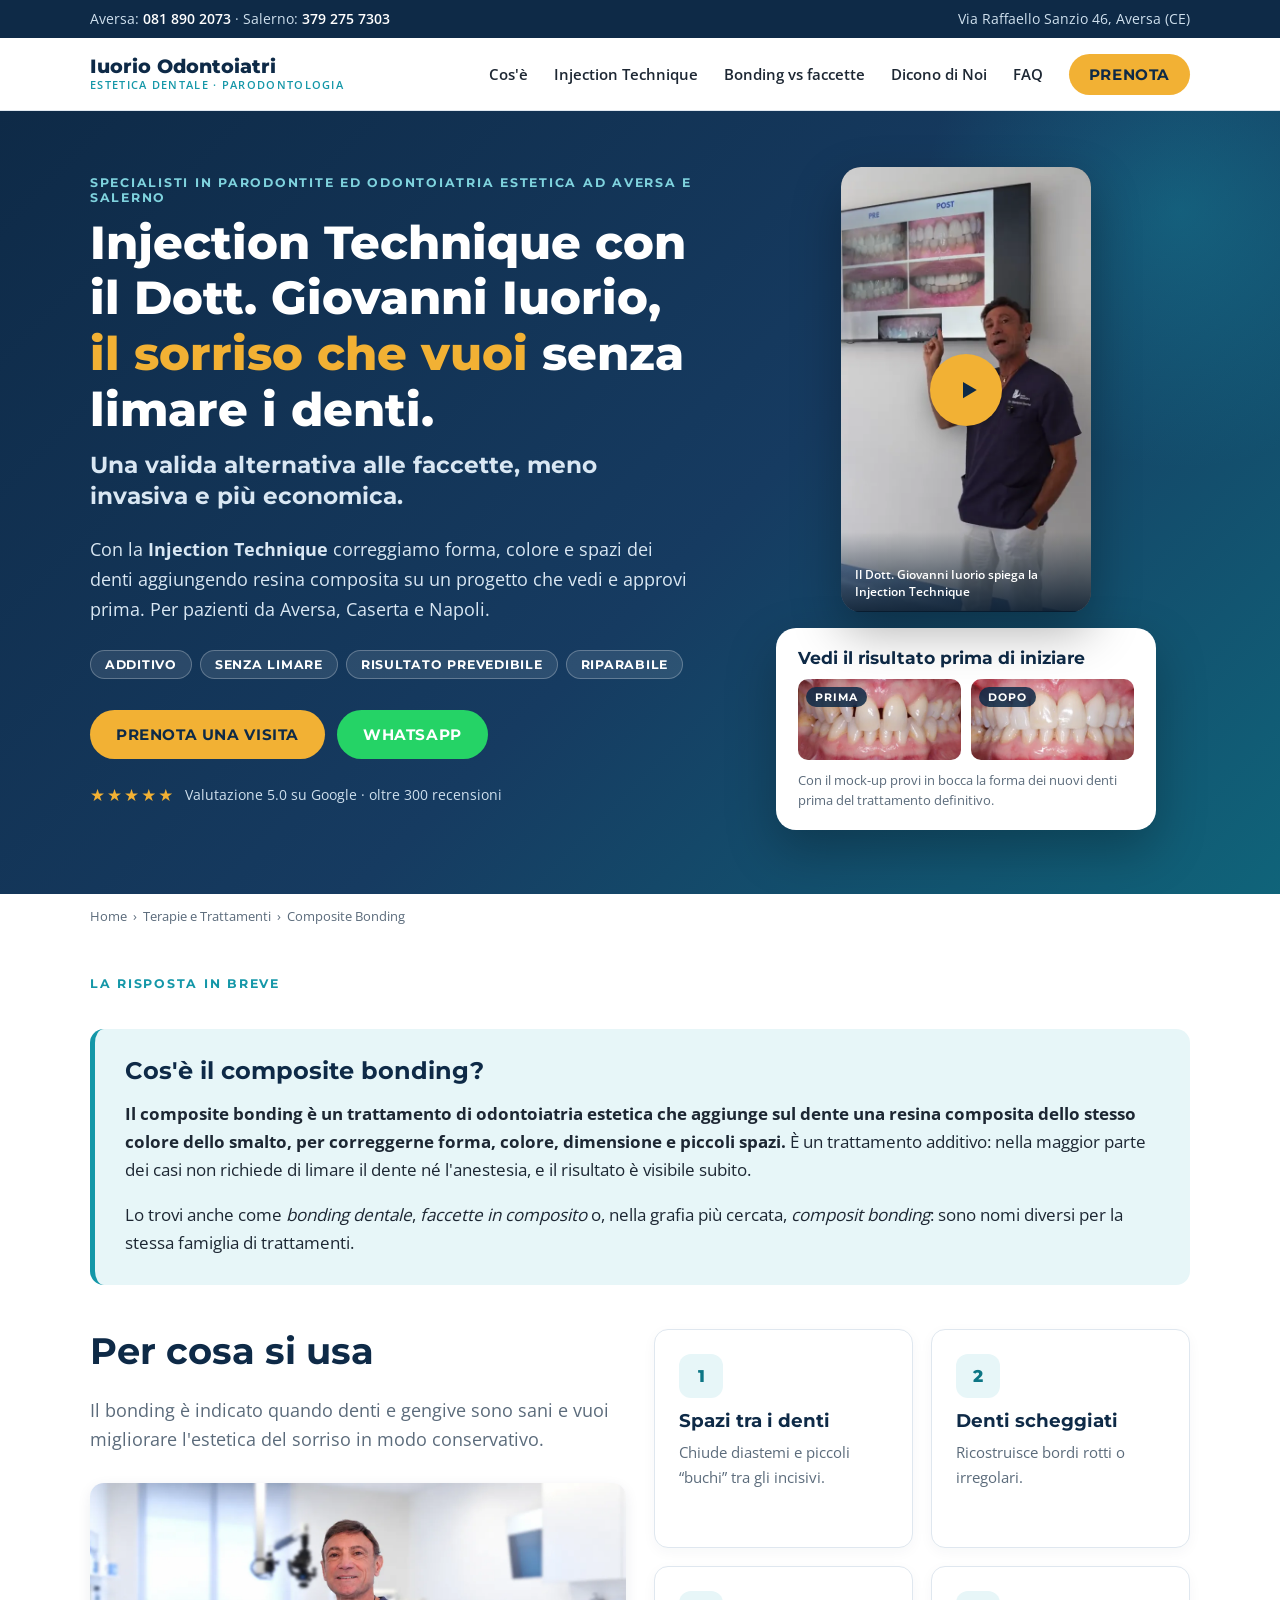
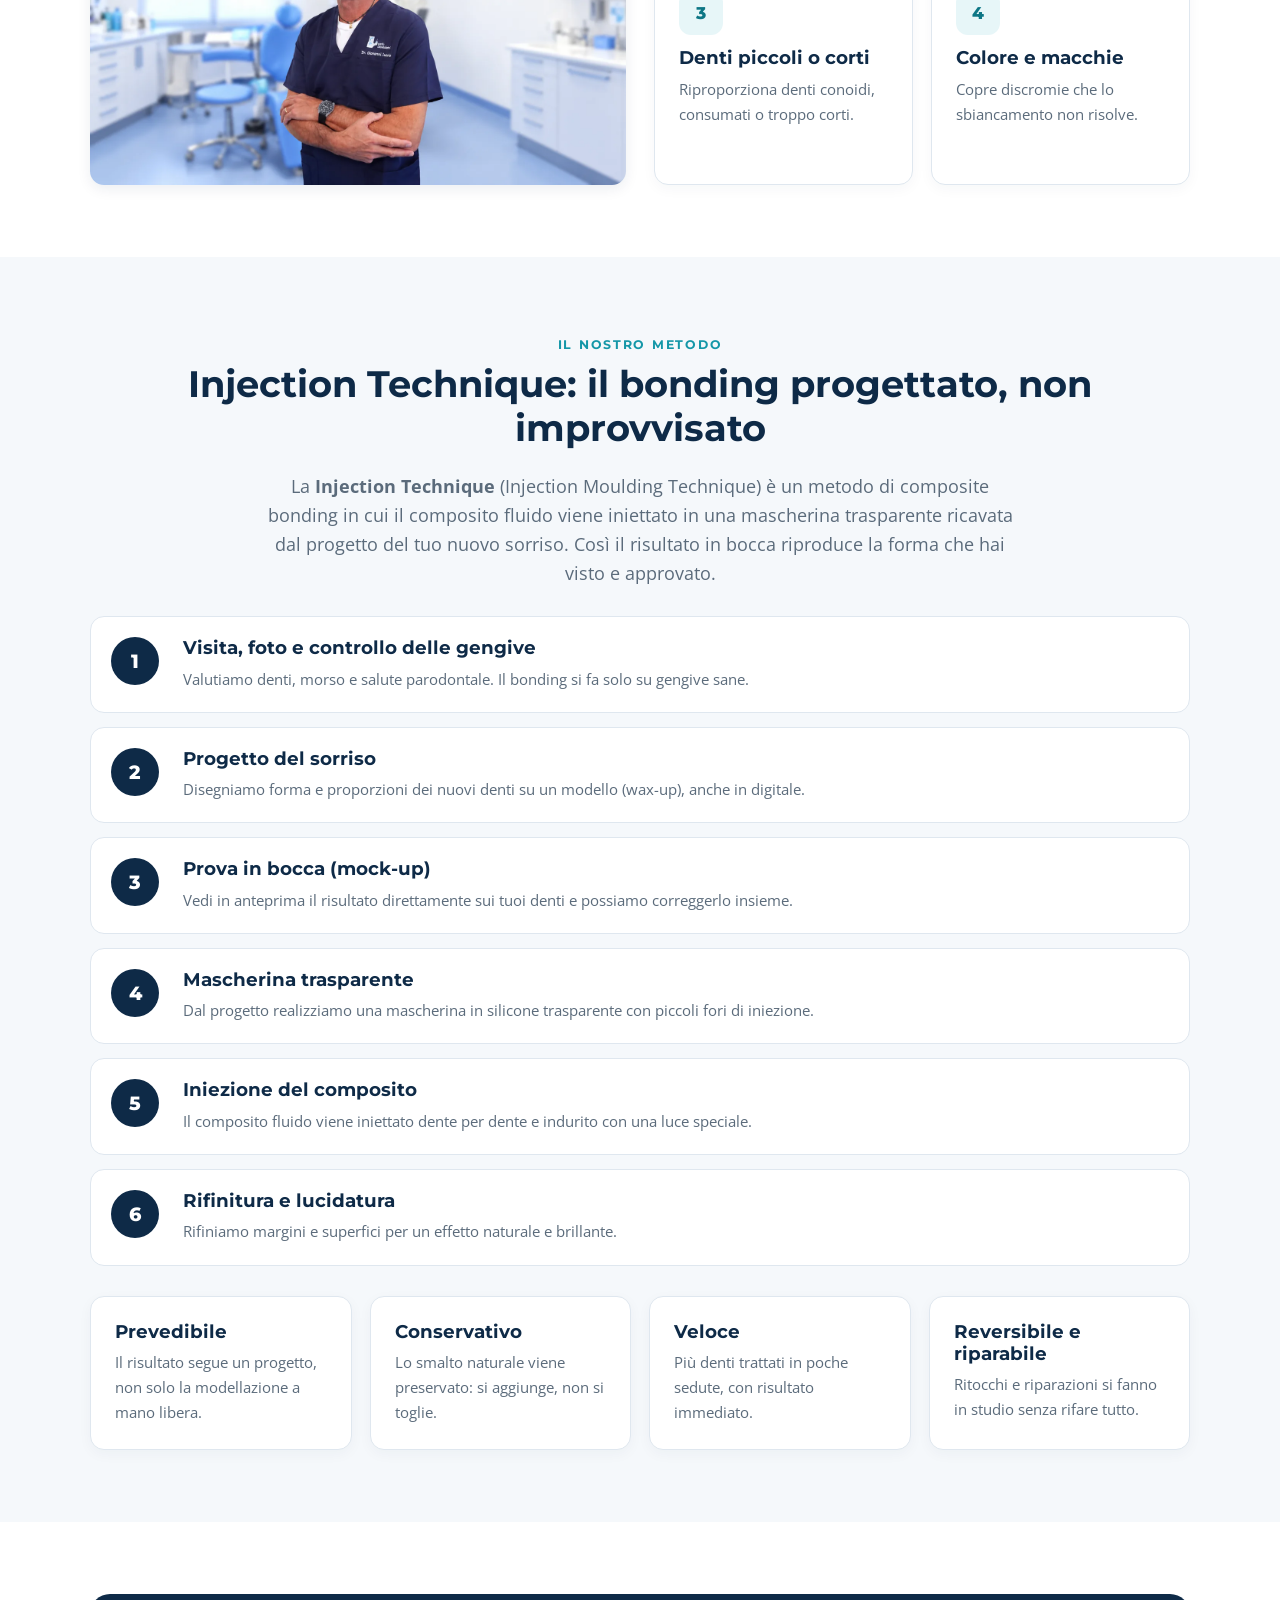
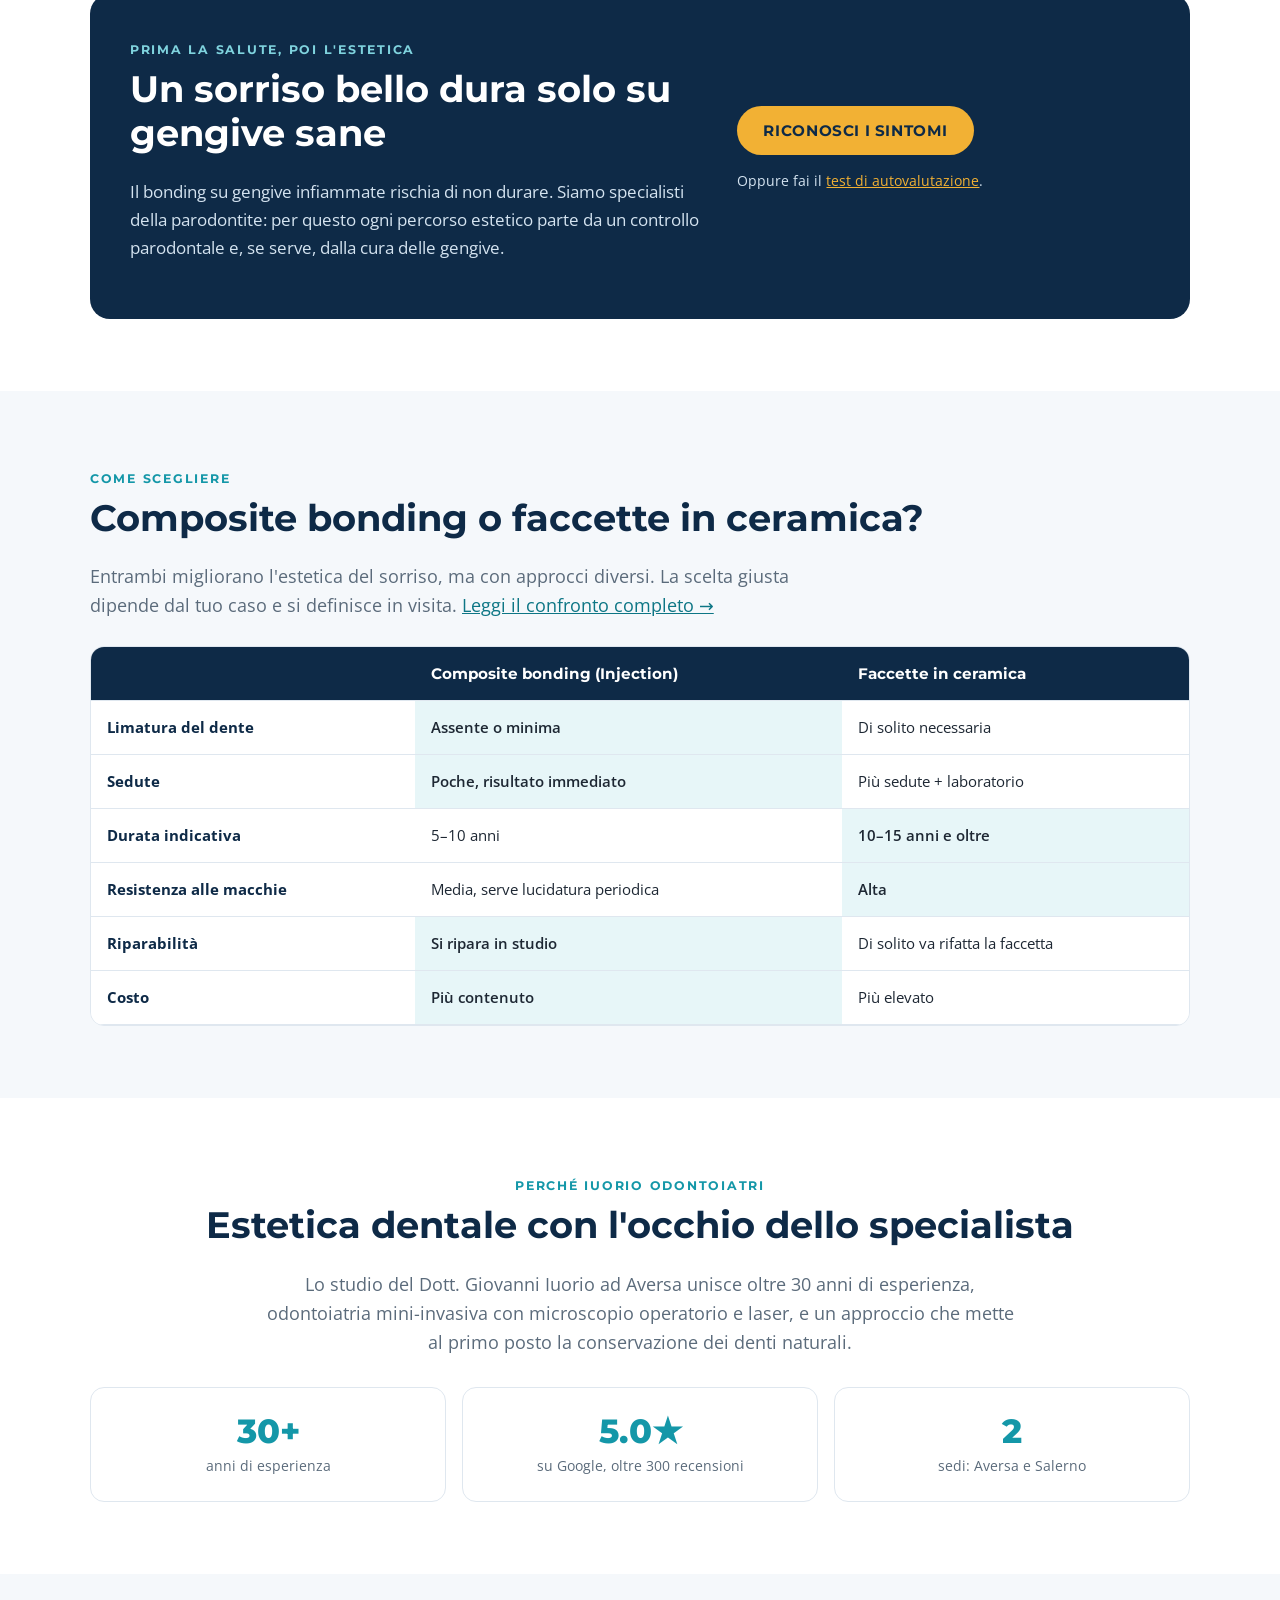
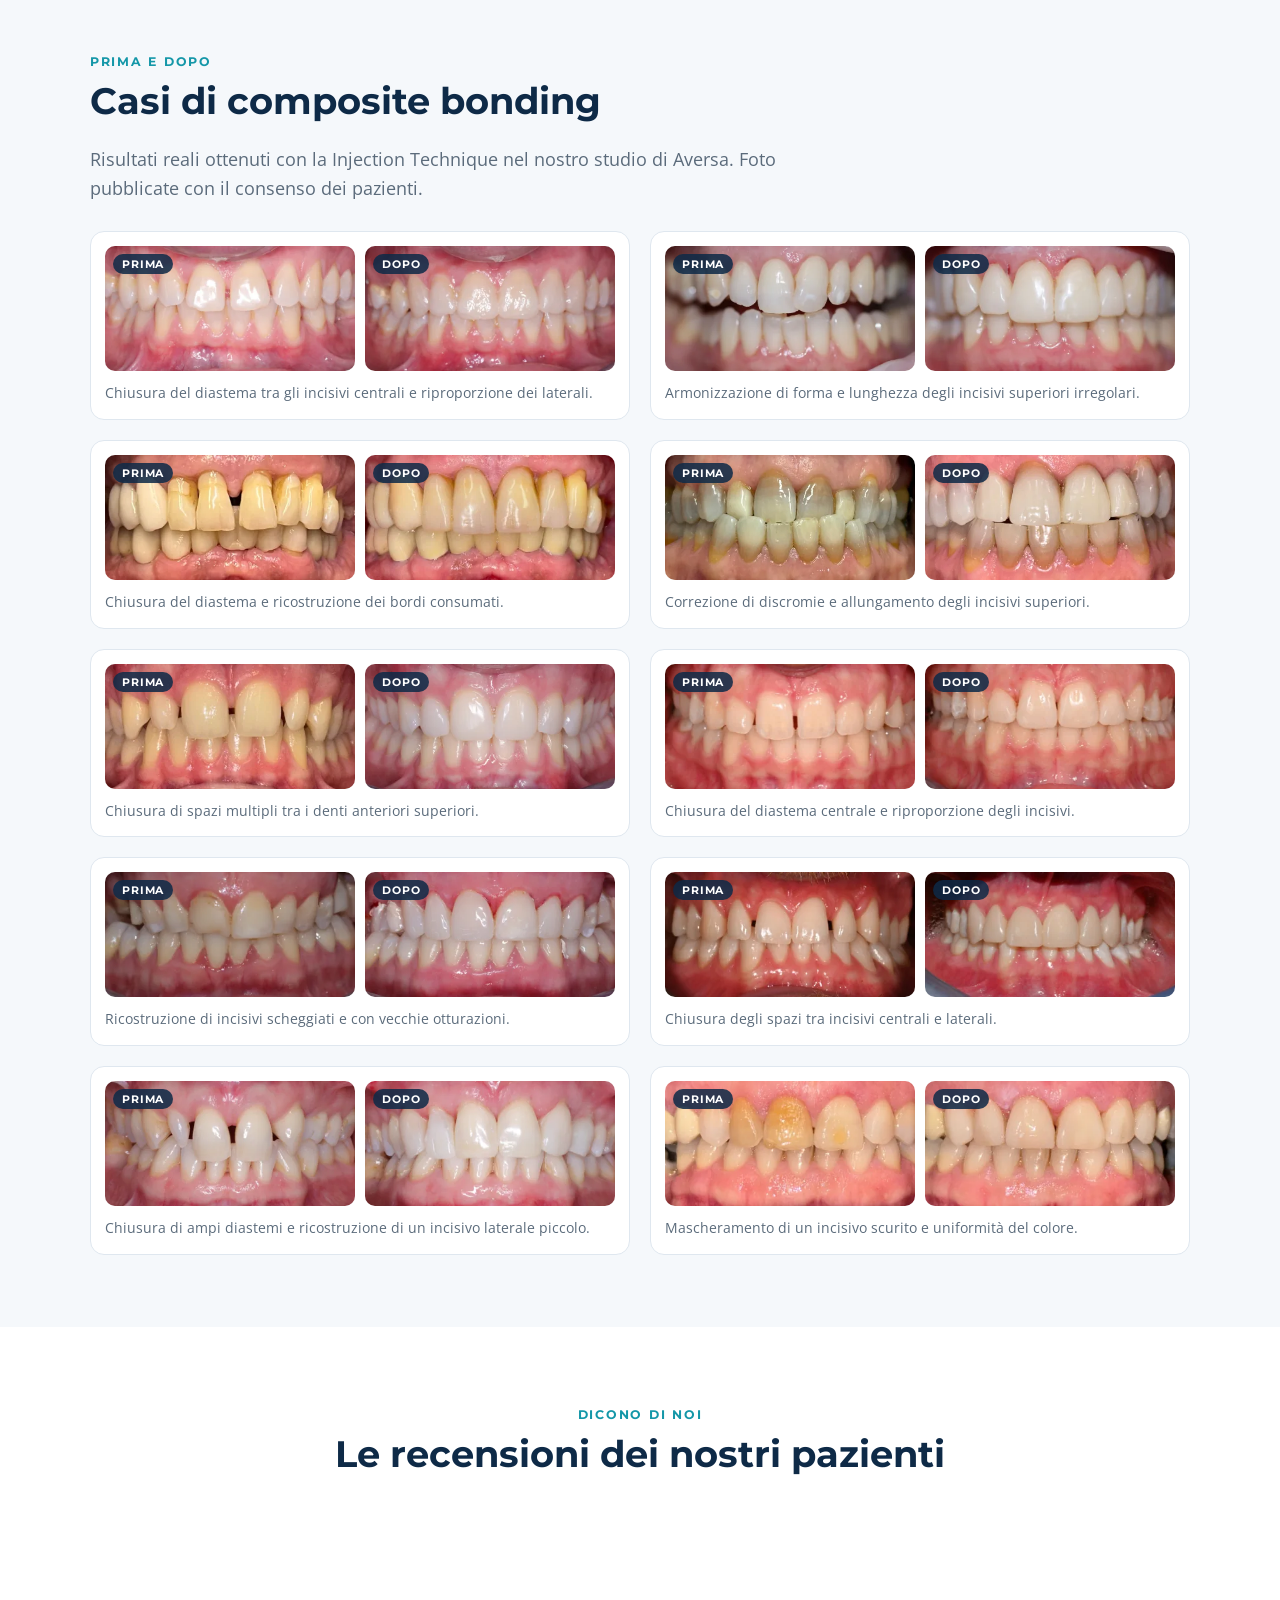
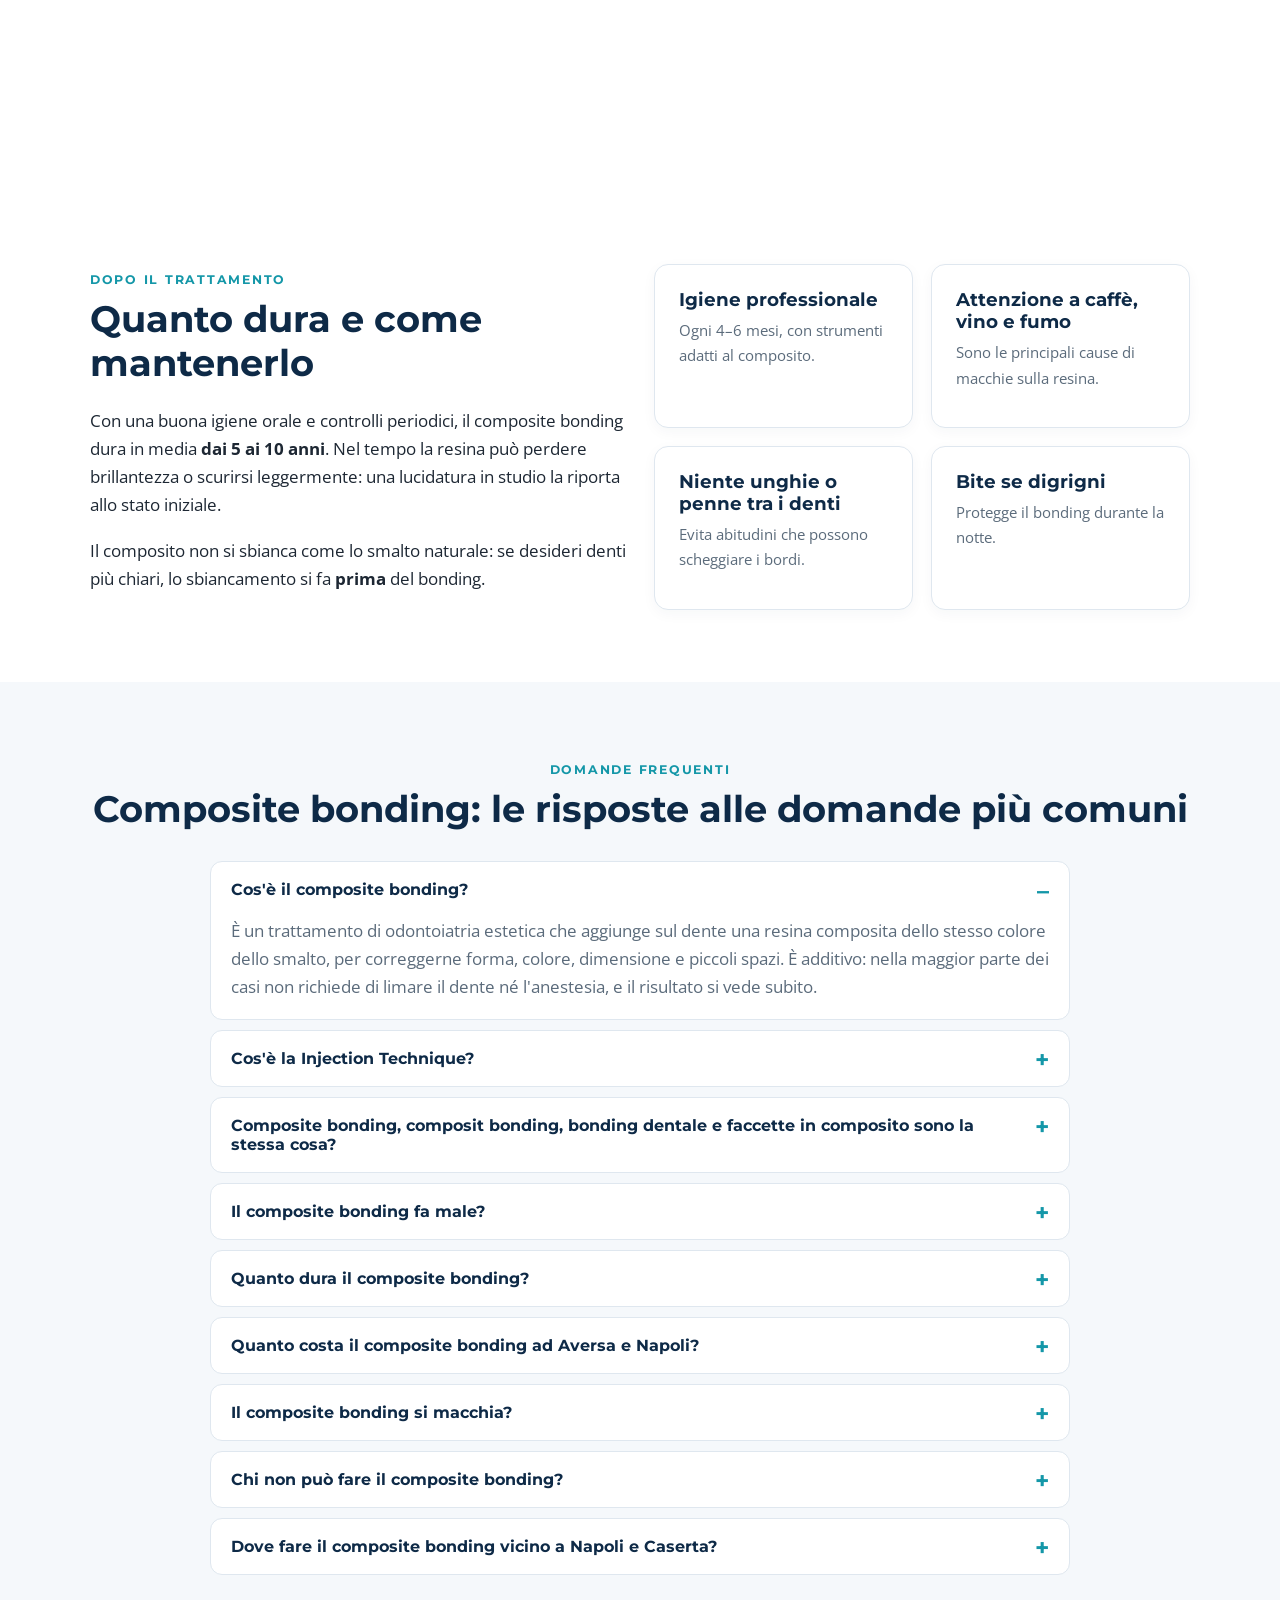
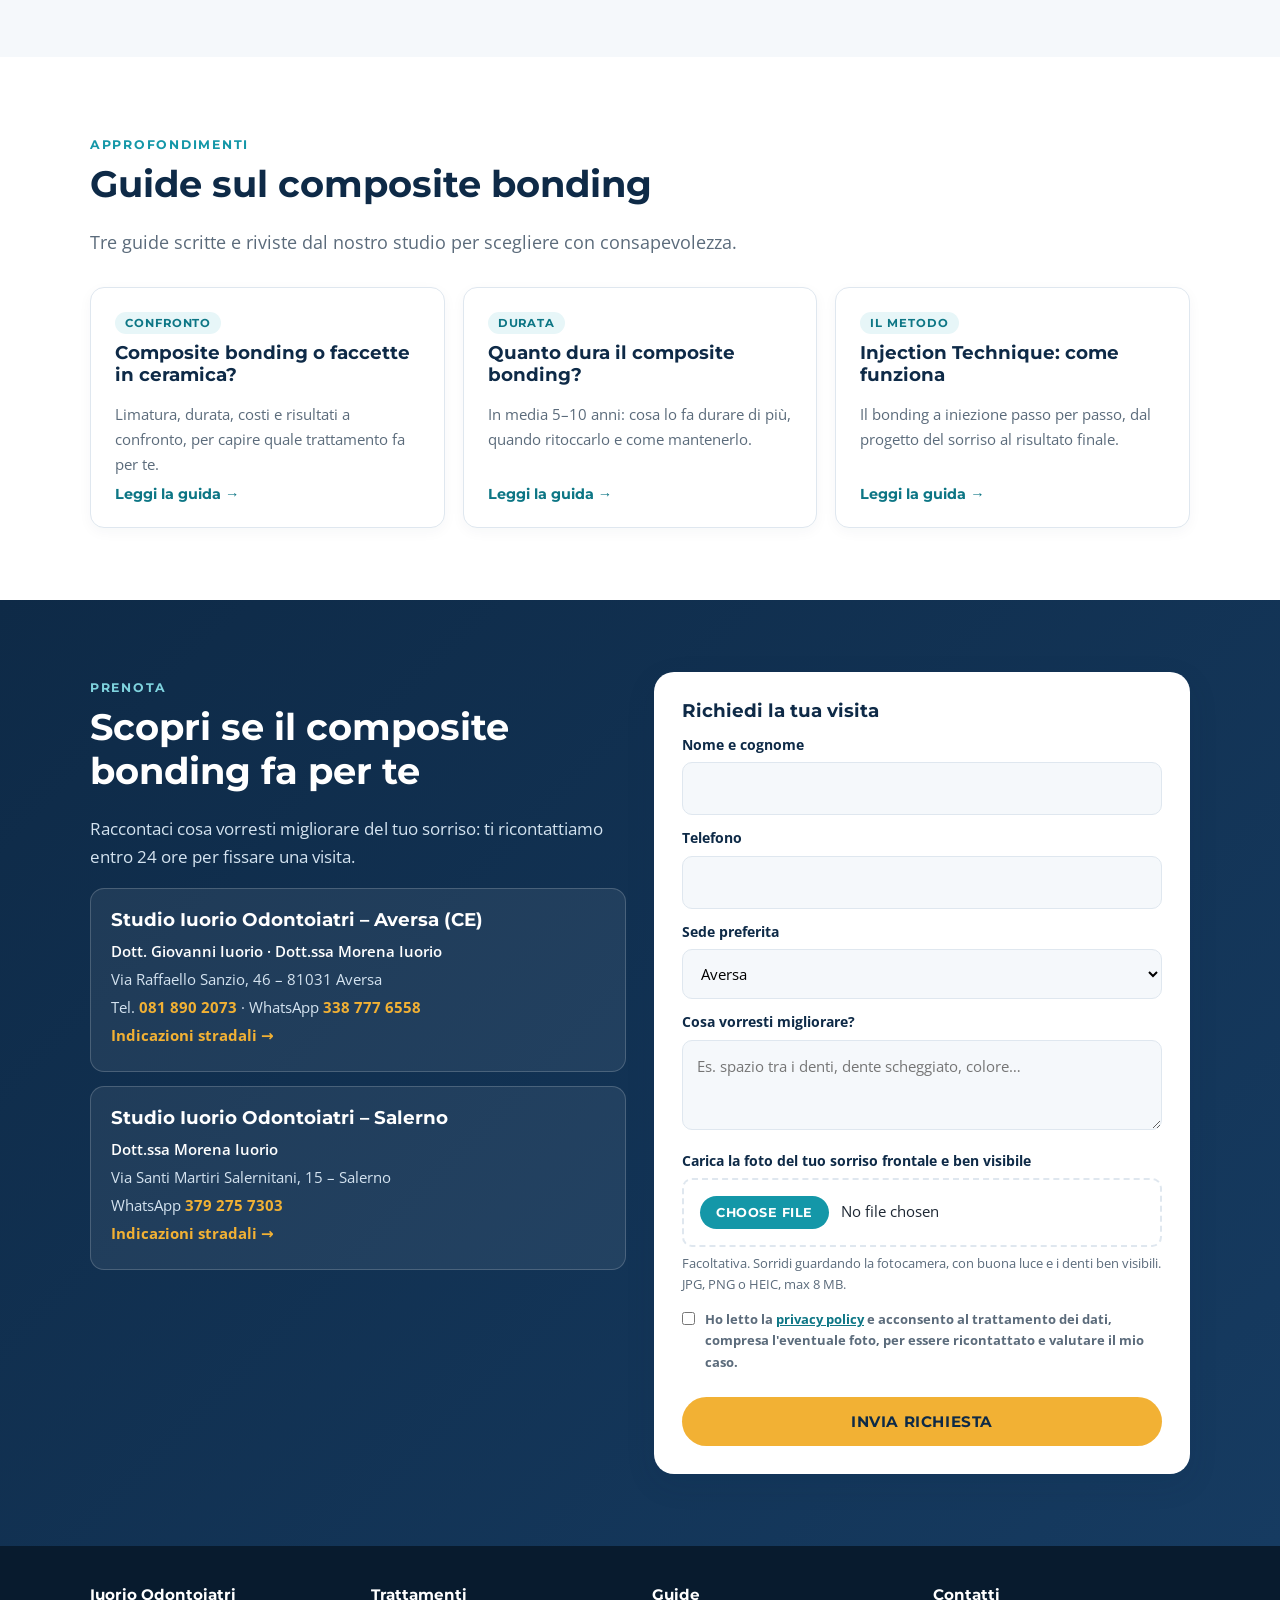
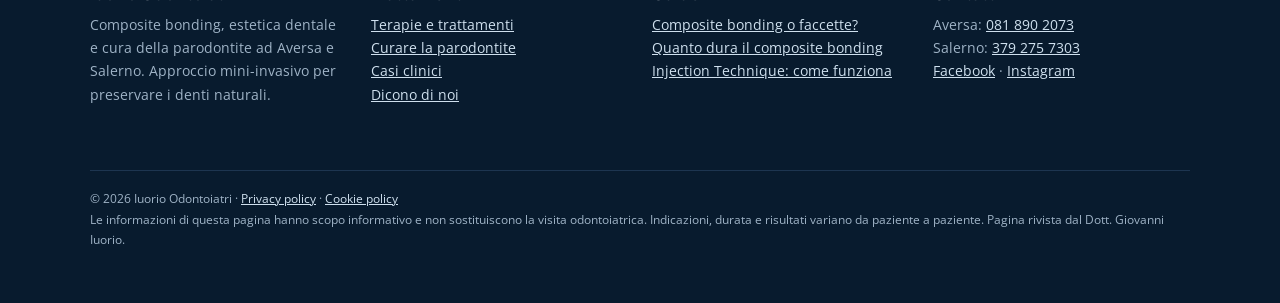
<file: index.html>
<!doctype html>
<html lang="it">
<head>
<meta charset="utf-8">
<meta name="viewport" content="width=device-width, initial-scale=1">
<!-- Consenso cookie iubenda (stessa configurazione del sito principale) -->
<script type="text/javascript" class="_iub_cs_skip">
var _iub = _iub || [];
_iub.csConfiguration = {"askConsentAtCookiePolicyUpdate":true,"floatingPreferencesButtonDisplay":"bottom-right","perPurposeConsent":true,"siteId":3633910,"whitelabel":false,"cookiePolicyId":79728428,"lang":"it","banner":{"acceptButtonCaptionColor":"#FFFFFF","acceptButtonColor":"#0073CE","acceptButtonDisplay":true,"backgroundColor":"#FFFFFF","closeButtonRejects":true,"customizeButtonCaptionColor":"#4D4D4D","customizeButtonColor":"#DADADA","customizeButtonDisplay":true,"explicitWithdrawal":true,"listPurposes":true,"ownerName":false,"position":"float-bottom-center","showTitle":false,"textColor":"#000000"}};
</script>
<script type="text/javascript" class="_iub_cs_skip" src="https://cs.iubenda.com/autoblocking/3633910.js" fetchpriority="low"></script>
<script type="text/javascript" class="_iub_cs_skip" src="//cdn.iubenda.com/cs/iubenda_cs.js" charset="UTF-8" async></script>
<!-- Google Tag Manager -->
<script>(function(w,d,s,l,i){w[l]=w[l]||[];w[l].push({'gtm.start':new Date().getTime(),event:'gtm.js'});var f=d.getElementsByTagName(s)[0],j=d.createElement(s),dl=l!='dataLayer'?'&l='+l:'';j.async=true;j.src='https://www.googletagmanager.com/gtm.js?id='+i+dl;f.parentNode.insertBefore(j,f);})(window,document,'script','dataLayer','GTM-MC2VQ2FR');</script>
<!-- Fine Google Tag Manager -->

<!-- ===================== SEO BASE ===================== -->
<title>Composite Bonding Aversa, Caserta e Napoli | Injection Technique – Iuorio Odontoiatri</title>
<meta name="description" content="Composite bonding e Injection Technique ad Aversa (CE), per pazienti da Caserta e Napoli. Correggi forma, colore e spazi dei denti senza limarli. Prenota una visita da Iuorio Odontoiatri.">
<link rel="canonical" href="https://injection.specialistiparodontite.com/">
<meta name="robots" content="index, follow, max-image-preview:large">
<link rel="alternate" hreflang="it" href="https://injection.specialistiparodontite.com/">
<meta name="geo.region" content="IT-CE">
<meta name="geo.placename" content="Aversa">

<!-- Open Graph / social -->
<meta property="og:locale" content="it_IT">
<meta property="og:type" content="website">
<meta property="og:site_name" content="Iuorio Odontoiatri">
<meta property="og:title" content="Composite Bonding ad Aversa con Injection Technique | Iuorio Odontoiatri">
<meta property="og:description" content="Denti più belli senza limarli: composite bonding con tecnica a iniezione ad Aversa, per pazienti da Caserta e Napoli.">
<meta property="og:url" content="https://injection.specialistiparodontite.com/">
<meta property="og:image" content="https://injection.specialistiparodontite.com/img/og-injection-technique.jpg">
<meta property="og:image:width" content="1200">
<meta property="og:image:height" content="630">
<meta name="twitter:card" content="summary_large_image">

<link rel="preload" href="fonts/montserrat-latin-800-normal.woff2" as="font" type="font/woff2" crossorigin>
<link rel="stylesheet" href="fonts.css">

<!-- ===================== DATI STRUTTURATI (SEO + GEO) ===================== -->
<script type="application/ld+json">
{
  "@context": "https://schema.org",
  "@graph": [
    {
      "@type": "Organization",
      "@id": "https://www.specialistiparodontite.com/#org",
      "name": "Iuorio Odontoiatri",
      "alternateName": ["Studio Dentistico Iuorio", "Gli Specialisti della Parodontite"],
      "url": "https://www.specialistiparodontite.com/",
      "logo": "https://www.specialistiparodontite.com/wp-content/uploads/2024/05/logo_title2.png",
      "sameAs": [
        "https://www.facebook.com/iuorioodontoiatri/",
        "https://www.instagram.com/iuorioodontoiatri/",
        "https://www.miodottore.it/profilo/giovanni-iuorio"
      ]
    },
    {
      "@type": "Dentist",
      "@id": "https://www.specialistiparodontite.com/#aversa",
      "name": "Iuorio Odontoiatri – Aversa",
      "parentOrganization": {"@id": "https://www.specialistiparodontite.com/#org"},
      "image": "https://www.specialistiparodontite.com/wp-content/uploads/2024/05/logo_title2.png",
      "url": "https://www.specialistiparodontite.com/",
      "telephone": "+39 081 890 2073",
      "address": {
        "@type": "PostalAddress",
        "streetAddress": "Via Raffaello Sanzio, 46",
        "addressLocality": "Aversa",
        "postalCode": "81031",
        "addressRegion": "CE",
        "addressCountry": "IT"
      },
      "areaServed": ["Aversa", "Caserta", "Provincia di Caserta", "Napoli", "Area Nord di Napoli", "Giugliano in Campania", "Marcianise", "Frattamaggiore"],
      "employee": [
        {"@type": "Person", "name": "Dott. Giovanni Iuorio", "jobTitle": "Odontoiatra"},
        {"@type": "Person", "name": "Dott.ssa Morena Iuorio", "jobTitle": "Odontoiatra"}
      ],
      "availableService": {"@id": "#composite-bonding"}
    },
    {
      "@type": "Dentist",
      "@id": "https://www.specialistiparodontite.com/#salerno",
      "name": "Iuorio Odontoiatri – Salerno",
      "parentOrganization": {"@id": "https://www.specialistiparodontite.com/#org"},
      "telephone": "+39 379 275 7303",
      "address": {
        "@type": "PostalAddress",
        "streetAddress": "Via Santi Martiri Salernitani, 15",
        "addressLocality": "Salerno",
        "addressRegion": "SA",
        "addressCountry": "IT"
      },
      "employee": {"@type": "Person", "name": "Dott.ssa Morena Iuorio", "jobTitle": "Odontoiatra"},
      "availableService": {"@id": "#composite-bonding"}
    },
    {
      "@type": "MedicalProcedure",
      "@id": "#composite-bonding",
      "name": "Composite bonding con Injection Technique",
      "alternateName": ["Composite bonding", "Bonding dentale", "Faccette in composito", "Faccette dirette in composito", "Injection Moulding Technique", "Tecnica a iniezione del composito", "Flow Injection Technique"],
      "procedureType": "https://schema.org/NoninvasiveProcedure",
      "bodyLocation": "Denti anteriori e posteriori",
      "description": "Trattamento estetico additivo in cui una resina composita del colore del dente viene applicata sulla superficie dentale per correggerne forma, colore, dimensione e spazi. Con la Injection Technique il composito fluido viene iniettato in una mascherina trasparente ricavata dal progetto del nuovo sorriso.",
      "howPerformed": "Visita e fotografie, progettazione del sorriso (wax-up), prova estetica in bocca (mock-up), realizzazione di una mascherina in silicone trasparente, iniezione del composito fluido e indurimento con luce, rifinitura e lucidatura.",
      "preparation": "Verifica della salute di gengive e denti; eventuale igiene professionale o terapia parodontale prima del trattamento."
    },
    {
      "@type": "MedicalWebPage",
      "@id": "https://injection.specialistiparodontite.com/#page",
      "url": "https://injection.specialistiparodontite.com/",
      "name": "Composite Bonding Aversa, Caserta e Napoli | Injection Technique",
      "inLanguage": "it-IT",
      "about": {"@id": "#composite-bonding"},
      "publisher": {"@id": "https://www.specialistiparodontite.com/#org"},
      "reviewedBy": {"@type": "Person", "name": "Dott. Giovanni Iuorio"},
      "lastReviewed": "2026-10-16",
      "breadcrumb": {"@id": "#breadcrumb"}
    },
    {
      "@type": "BreadcrumbList",
      "@id": "#breadcrumb",
      "itemListElement": [
        {"@type": "ListItem", "position": 1, "name": "Home", "item": "https://www.specialistiparodontite.com/"},
        {"@type": "ListItem", "position": 2, "name": "Terapie e Trattamenti", "item": "https://www.specialistiparodontite.com/terapie-e-trattamenti/"},
        {"@type": "ListItem", "position": 3, "name": "Composite Bonding", "item": "https://injection.specialistiparodontite.com/"}
      ]
    },
    {
      "@type": "FAQPage",
      "mainEntity": [
        {"@type": "Question", "name": "Cos'è il composite bonding?",
         "acceptedAnswer": {"@type": "Answer", "text": "Il composite bonding è un trattamento di odontoiatria estetica che aggiunge sul dente una resina composita dello stesso colore dello smalto, per correggerne forma, colore, dimensione e piccoli spazi. È additivo: nella maggior parte dei casi non richiede di limare il dente né l'anestesia, e il risultato si vede subito."}},
        {"@type": "Question", "name": "Cos'è la Injection Technique?",
         "acceptedAnswer": {"@type": "Answer", "text": "La Injection Technique (o Injection Moulding Technique) è un metodo per eseguire il composite bonding: il nuovo sorriso viene progettato prima, poi si realizza una mascherina in silicone trasparente che viene posizionata sui denti e riempita con composito fluido attraverso piccoli fori. Il risultato riproduce fedelmente il progetto approvato dal paziente."}},
        {"@type": "Question", "name": "Composite bonding, composit bonding, bonding dentale e faccette in composito sono la stessa cosa?",
         "acceptedAnswer": {"@type": "Answer", "text": "Sì, sono nomi diversi per lo stesso tipo di trattamento con resina composita. 'Composit bonding' è una grafia diffusa di composite bonding; le 'faccette in composito' sono un'applicazione del bonding che copre l'intera superficie visibile del dente."}},
        {"@type": "Question", "name": "Il composite bonding fa male?",
         "acceptedAnswer": {"@type": "Answer", "text": "Di solito no. Poiché il materiale viene aggiunto e lo smalto non viene limato, nella maggior parte dei casi non serve l'anestesia."}},
        {"@type": "Question", "name": "Quanto dura il composite bonding?",
         "acceptedAnswer": {"@type": "Answer", "text": "Con una buona igiene orale e controlli periodici il composite bonding dura in media dai 5 ai 10 anni. Può essere lucidato, ritoccato o riparato in una seduta senza rifare tutto il lavoro."}},
        {"@type": "Question", "name": "Quanto costa il composite bonding ad Aversa e Napoli?",
         "acceptedAnswer": {"@type": "Answer", "text": "Il costo dipende dal numero di denti, dalla complessità del caso e dalla necessità di una progettazione del sorriso. In genere è inferiore a quello delle faccette in ceramica. Presso Iuorio Odontoiatri ad Aversa il preventivo viene definito durante la prima visita."}},
        {"@type": "Question", "name": "Il composite bonding si macchia?",
         "acceptedAnswer": {"@type": "Answer", "text": "La resina composita può scurirsi nel tempo con caffè, tè, vino e fumo, e non si sbianca come lo smalto naturale. Per questo, se si desidera uno sbiancamento, conviene farlo prima del bonding. Lucidature periodiche mantengono la brillantezza."}},
        {"@type": "Question", "name": "Chi non può fare il composite bonding?",
         "acceptedAnswer": {"@type": "Answer", "text": "Non è indicato in caso di affollamento dentale grave, problemi importanti di morso, denti molto distrutti o gengive infiammate. In presenza di parodontite bisogna prima curare le gengive: per questo la valutazione parodontale è il primo passo del trattamento."}},
        {"@type": "Question", "name": "Dove fare il composite bonding vicino a Napoli e Caserta?",
         "acceptedAnswer": {"@type": "Answer", "text": "Iuorio Odontoiatri esegue il composite bonding con Injection Technique nella sede di Aversa, in Via Raffaello Sanzio 46, facilmente raggiungibile da Napoli e da Caserta, e nella sede di Salerno in Via Santi Martiri Salernitani 15."}}
      ]
    }
  ]
}
</script>

<style>
:root{
  --navy:#0e2a47; --navy-2:#163b61; --teal:#1497a8; --teal-dk:#0d7685;
  --aqua:#e7f6f8; --gold:#f2b134; --ink:#1d2733; --muted:#5b6b7b;
  --bg:#ffffff; --soft:#f5f8fb; --line:#dfe7ef; --wa:#25d366;
  --r:14px; --shadow:0 10px 30px rgba(14,42,71,.10);
}
*{box-sizing:border-box;margin:0;padding:0}
html{scroll-behavior:smooth}
body{font-family:"Open Sans",system-ui,sans-serif;color:var(--ink);background:var(--bg);line-height:1.65;font-size:17px}
h1,h2,h3,h4{font-family:"Montserrat",sans-serif;color:var(--navy);line-height:1.2}
h2{font-size:clamp(1.6rem,3.6vw,2.3rem);margin-bottom:.6em}
h3{font-size:1.15rem;margin-bottom:.4em}
p{margin-bottom:1em}
a{color:var(--teal-dk)}
.wrap{max-width:1140px;margin:0 auto;padding:0 20px}
section{padding:72px 0}
.eyebrow{display:inline-block;font:700 .78rem "Montserrat",sans-serif;letter-spacing:.14em;text-transform:uppercase;color:var(--teal);margin-bottom:.8em}
.center{text-align:center}
.lead{font-size:1.1rem;color:var(--muted);max-width:760px}
.center .lead{margin-left:auto;margin-right:auto}

/* buttons */
.btn{display:inline-flex;align-items:center;gap:.5em;padding:15px 26px;border-radius:50px;font:700 .95rem "Montserrat",sans-serif;text-decoration:none;text-transform:uppercase;letter-spacing:.04em;border:0;cursor:pointer;transition:transform .15s,box-shadow .15s}
.btn:hover{transform:translateY(-2px);box-shadow:var(--shadow)}
.btn-primary{background:var(--gold);color:var(--navy)}
.btn-teal{background:var(--teal);color:#fff}
.btn-wa{background:var(--wa);color:#fff}
.btn-ghost{background:transparent;color:#fff;border:2px solid rgba(255,255,255,.6)}

/* header */
.top{background:var(--navy);color:#cfe0ee;font-size:.85rem}
.top .wrap{display:flex;justify-content:space-between;gap:12px;flex-wrap:wrap;padding-top:8px;padding-bottom:8px}
.top a{color:#fff;text-decoration:none;font-weight:600}
header.nav{position:sticky;top:0;z-index:50;background:#fff;border-bottom:1px solid var(--line)}
header.nav .wrap{display:flex;align-items:center;justify-content:space-between;height:72px}
.logo{font:800 1.2rem "Montserrat",sans-serif;color:var(--navy);text-decoration:none;line-height:1.1}
.logo small{display:block;font:600 .68rem "Open Sans",sans-serif;color:var(--teal);letter-spacing:.12em;text-transform:uppercase}
header nav a{margin-left:22px;text-decoration:none;color:var(--ink);font-weight:600;font-size:.92rem}
header nav a.btn{color:var(--navy);padding:11px 20px}
@media(max-width:1100px){header nav a:not(.btn){display:none}}

/* breadcrumb */
.crumbs{font-size:.82rem;color:var(--muted);padding-top:12px;padding-bottom:12px}
.crumbs a{color:var(--muted);text-decoration:none}
.crumbs ol{list-style:none;display:flex;flex-wrap:wrap;gap:6px}
.crumbs li+li::before{content:"›";margin-right:6px}

/* hero */
.hero{background:linear-gradient(135deg,var(--navy) 0%,var(--navy-2) 55%,var(--teal-dk) 120%);color:#fff;padding:72px 0 80px;position:relative;overflow:hidden}
.hero::after{content:"";position:absolute;right:-160px;top:-160px;width:520px;height:520px;border-radius:50%;background:radial-gradient(circle,rgba(20,151,168,.35),transparent 70%)}
.hero .wrap{display:grid;grid-template-columns:1.15fr .85fr;gap:48px;align-items:center;position:relative;z-index:1}
.hero h1{color:#fff;font-size:clamp(1.9rem,4.4vw,2.9rem);font-weight:800;margin-bottom:.45em}
.hero h1 span{color:var(--gold)}
.hero h1 .h1-sub{display:block;font-size:.5em;font-weight:700;color:#d9e7f3;line-height:1.35;margin-top:.55em}
.hero .sub{font-size:1.15rem;color:#d9e7f3;margin-bottom:1.4em}
.pills{display:flex;flex-wrap:wrap;gap:8px;margin-bottom:1.8em}
.pills span{background:rgba(255,255,255,.1);border:1px solid rgba(255,255,255,.25);padding:6px 14px;border-radius:30px;font:700 .78rem "Montserrat",sans-serif;letter-spacing:.06em;text-transform:uppercase}
.cta-row{display:flex;flex-wrap:wrap;gap:12px;align-items:center}
.trust{margin-top:22px;font-size:.9rem;color:#cfe0ee;display:flex;align-items:center;gap:10px}
.stars{color:var(--gold);letter-spacing:2px;font-size:1.05rem}
.hero-side{display:grid;gap:20px;justify-items:center}
.hero-side .hero-card{width:100%}
.hero-video{position:relative;width:100%;max-width:300px;margin:0;border-radius:20px;overflow:hidden;background:#0b2036;box-shadow:0 20px 50px rgba(0,0,0,.3);aspect-ratio:9/16}
.hero-video video{width:100%;height:100%;object-fit:cover;display:block;cursor:pointer}
.hero-video figcaption{position:absolute;left:0;right:0;bottom:0;padding:34px 14px 12px;font:600 .78rem "Open Sans",sans-serif;color:#fff;background:linear-gradient(transparent,rgba(8,27,46,.85));pointer-events:none}
.vplay{position:absolute;top:50%;left:50%;transform:translate(-50%,-50%);width:72px;height:72px;border-radius:50%;border:0;background:var(--gold);color:var(--navy);display:grid;place-items:center;cursor:pointer;box-shadow:0 8px 24px rgba(0,0,0,.35);transition:transform .15s}
.vplay:hover{transform:translate(-50%,-50%) scale(1.06)}
.vplay svg{margin-left:4px}
.hero-video.playing .vplay{opacity:0;pointer-events:none}
.vsound{position:absolute;top:12px;right:12px;display:none;align-items:center;gap:6px;border:0;border-radius:30px;padding:7px 12px;background:rgba(8,27,46,.75);color:#fff;font:700 .72rem "Montserrat",sans-serif;text-transform:uppercase;letter-spacing:.04em;cursor:pointer}
.hero-video.playing.muted .vsound{display:inline-flex}
@media(max-width:900px){.hero-side{margin-top:8px}}
@media(min-width:901px){
  .hero{padding:56px 0 64px}
  .hero-side{gap:16px}
  .hero-video{max-width:250px}
  .hero-side .hero-card{max-width:380px;padding:20px 22px}
  .hero-side .hero-card h2{font-size:1.08rem;margin-bottom:.2em}
  .hero-side .hero-card .ba{margin:10px 0}
  .hero-side .hero-card p{font-size:.84rem;line-height:1.5}
}
.hero-card{background:#fff;color:var(--ink);border-radius:20px;padding:28px;box-shadow:0 20px 50px rgba(0,0,0,.25)}
.hero-card h2{font-size:1.25rem;margin-bottom:.5em}
.ba{display:grid;grid-template-columns:1fr 1fr;gap:10px;margin:14px 0}
.ph{aspect-ratio:4/3;border-radius:10px;background:repeating-linear-gradient(45deg,#eef3f8,#eef3f8 10px,#e4ecf4 10px,#e4ecf4 20px);display:flex;align-items:flex-end;justify-content:center;padding:8px;font:700 .72rem "Montserrat",sans-serif;color:var(--muted);text-transform:uppercase;letter-spacing:.08em}
.shot{position:relative;border-radius:10px;overflow:hidden;aspect-ratio:2/1;background:#eef3f8}
.shot img{width:100%;height:100%;object-fit:cover;display:block}
.shot span{position:absolute;left:8px;top:8px;background:rgba(14,42,71,.85);color:#fff;font:700 .68rem "Montserrat",sans-serif;letter-spacing:.08em;text-transform:uppercase;padding:3px 9px;border-radius:20px}
.hero-card p{font-size:.9rem;color:var(--muted);margin:0}
@media(max-width:900px){.hero .wrap{grid-template-columns:1fr}}

/* definition box (GEO) */
.def{background:var(--aqua);border-left:5px solid var(--teal);border-radius:var(--r);padding:28px 30px;margin-top:28px}
.def h2{font-size:1.5rem}
.def p:last-child{margin-bottom:0}
.usa-col{display:flex;flex-direction:column}
.usa-foto{flex:1;min-height:260px;margin:12px 0 0;border-radius:var(--r);overflow:hidden;box-shadow:0 4px 14px rgba(14,42,71,.08)}
.usa-foto img{width:100%;height:100%;object-fit:cover;object-position:50% 20%;display:block}
@media(max-width:820px){.usa-foto{flex:none;aspect-ratio:4/3;min-height:0}}
.grid2{display:grid;grid-template-columns:1fr 1fr;gap:28px}
@media(max-width:820px){.grid2{grid-template-columns:1fr}}

/* cards */
.cards{display:grid;grid-template-columns:repeat(auto-fit,minmax(230px,1fr));gap:18px;margin-top:30px}
.card{background:#fff;border:1px solid var(--line);border-radius:var(--r);padding:24px;box-shadow:0 4px 14px rgba(14,42,71,.04)}
.card .ico{width:44px;height:44px;border-radius:12px;background:var(--aqua);color:var(--teal-dk);display:grid;place-items:center;font-weight:800;margin-bottom:12px;font-family:"Montserrat",sans-serif}
.card p{font-size:.95rem;color:var(--muted);margin:0}
.soft{background:var(--soft)}
.reviews-widget{margin-top:24px;min-height:220px}
a.card.article{text-decoration:none;color:inherit;display:flex;flex-direction:column;gap:8px;transition:transform .15s,box-shadow .15s}
a.card.article:hover{transform:translateY(-3px);box-shadow:var(--shadow)}
.article .tag{align-self:flex-start;background:var(--aqua);color:var(--teal-dk);font:700 .72rem "Montserrat",sans-serif;letter-spacing:.08em;text-transform:uppercase;padding:4px 10px;border-radius:20px}
.article .more{margin-top:auto;font:700 .9rem "Montserrat",sans-serif;color:var(--teal-dk)}

/* steps */
.steps{counter-reset:s;display:grid;gap:14px;margin-top:28px}
.step{display:grid;grid-template-columns:56px 1fr;gap:16px;background:#fff;border:1px solid var(--line);border-radius:var(--r);padding:20px}
.step::before{counter-increment:s;content:counter(s);width:48px;height:48px;border-radius:50%;background:var(--navy);color:#fff;display:grid;place-items:center;font:800 1.2rem "Montserrat",sans-serif}
.step p{margin:0;color:var(--muted);font-size:.95rem}

/* table */
.tbl-wrap{overflow-x:auto;margin-top:26px;border-radius:var(--r);border:1px solid var(--line)}
table{width:100%;border-collapse:collapse;min-width:560px;background:#fff}
th,td{padding:14px 16px;text-align:left;border-bottom:1px solid var(--line);font-size:.95rem}
thead th{background:var(--navy);color:#fff;font-family:"Montserrat",sans-serif}
tbody th{color:var(--navy);font-weight:700}
td.hi{background:var(--aqua);font-weight:600}

/* warning band */
.band{background:var(--navy);color:#fff;border-radius:20px;padding:40px;display:grid;grid-template-columns:1.4fr 1fr;gap:30px;align-items:center}
.band h2{color:#fff}
.band p{color:#d4e3f0}
@media(max-width:820px){.band{grid-template-columns:1fr;padding:28px}}

/* stats */
.stats{display:grid;grid-template-columns:repeat(auto-fit,minmax(170px,1fr));gap:16px;margin-top:30px}
.stat{text-align:center;padding:22px;border-radius:var(--r);background:#fff;border:1px solid var(--line)}
.stat b{display:block;font:800 2.1rem "Montserrat",sans-serif;color:var(--teal)}
.stat span{font-size:.9rem;color:var(--muted)}

/* gallery */
.gallery{display:grid;grid-template-columns:repeat(2,1fr);gap:20px;margin-top:28px}
@media(max-width:760px){.gallery{grid-template-columns:1fr}}
@media(max-width:480px){.case .ba{grid-template-columns:1fr}}
.case{background:#fff;border:1px solid var(--line);border-radius:var(--r);padding:14px}
.case .ba{margin:0 0 10px}
.case p{font-size:.9rem;color:var(--muted);margin:0}

/* faq */
.faq{max-width:860px;margin:30px auto 0}
details{background:#fff;border:1px solid var(--line);border-radius:12px;margin-bottom:10px;padding:0 20px}
summary{cursor:pointer;list-style:none;padding:18px 30px 18px 0;font:700 1rem "Montserrat",sans-serif;color:var(--navy);position:relative}
summary::-webkit-details-marker{display:none}
summary::after{content:"+";position:absolute;right:0;top:14px;font-size:1.5rem;color:var(--teal)}
details[open] summary::after{content:"–"}
details p{color:var(--muted);padding-bottom:18px;margin:0}

/* contact */
.contact{background:linear-gradient(135deg,var(--navy),var(--navy-2));color:#fff}
.contact h2{color:#fff}
.contact .grid2{align-items:start}
form{background:#fff;border-radius:20px;padding:28px;color:var(--ink);box-shadow:var(--shadow)}
label{display:block;font-weight:700;font-size:.85rem;margin:12px 0 6px;color:var(--navy)}
input,select,textarea{width:100%;padding:13px 14px;border:1px solid var(--line);border-radius:10px;font:inherit;font-size:.95rem;background:var(--soft)}
textarea{min-height:90px;resize:vertical}
.upload input[type=file]{background:#fff;border:2px dashed var(--line);padding:16px;cursor:pointer}
.upload input[type=file]:hover{border-color:var(--teal)}
.upload input[type=file]::file-selector-button{font:700 .8rem "Montserrat",sans-serif;text-transform:uppercase;letter-spacing:.04em;background:var(--teal);color:#fff;border:0;border-radius:30px;padding:9px 16px;margin-right:12px;cursor:pointer}
.help{font-size:.8rem;color:var(--muted);margin:6px 0 0}
.help.err{color:#b42318;font-weight:600}
.privacy{display:flex;gap:10px;align-items:flex-start;font-size:.8rem;color:var(--muted);margin-top:14px}
.privacy input{width:auto;margin-top:3px}
form .btn{width:100%;justify-content:center;margin-top:18px}
.sede{background:rgba(255,255,255,.07);border:1px solid rgba(255,255,255,.18);border-radius:var(--r);padding:20px;margin-bottom:14px}
.sede h3{color:#fff}
.sede p{color:#d4e3f0;margin:.2em 0;font-size:.95rem}
.sede a{color:var(--gold);font-weight:700;text-decoration:none}

footer{background:#081b2e;color:#9fb3c6;font-size:.88rem;padding:40px 0}
footer a{color:#cfe0ee}
footer .wrap{display:grid;grid-template-columns:repeat(auto-fit,minmax(220px,1fr));gap:24px}
footer h4{color:#fff;font-size:.95rem;margin-bottom:.6em}
footer ul{list-style:none}
.legal{border-top:1px solid #1d3550;margin-top:26px;padding-top:18px;font-size:.78rem;grid-column:1/-1}

/* sticky mobile CTA */
.mobile-cta{display:none;position:fixed;bottom:0;left:0;right:0;z-index:60;background:#fff;border-top:1px solid var(--line);padding:10px 12px;gap:10px}
.mobile-cta .btn{flex:1;justify-content:center;padding:13px 10px;font-size:.82rem}
@media(max-width:700px){.mobile-cta{display:flex}body{padding-bottom:72px}section{padding:56px 0}}
</style>
</head>
<body>
<!-- Google Tag Manager (noscript) -->
<noscript><iframe src="https://www.googletagmanager.com/ns.html?id=GTM-MC2VQ2FR" height="0" width="0" style="display:none;visibility:hidden"></iframe></noscript>


<div class="top"><div class="wrap">
  <span>Aversa: <a href="tel:+390818902073">081 890 2073</a> · Salerno: <a href="tel:+393792757303">379 275 7303</a></span>
  <span>Via Raffaello Sanzio 46, Aversa (CE)</span>
</div></div>

<header class="nav"><div class="wrap">
  <a class="logo" href="https://www.specialistiparodontite.com/">Iuorio Odontoiatri<small>Estetica dentale · Parodontologia</small></a>
  <!-- Sostituire il testo con il logo: <img src="https://www.specialistiparodontite.com/wp-content/uploads/2024/05/logo_title2.png" alt="Iuorio Odontoiatri – dentista ad Aversa" width="180" height="60"> -->
  <nav aria-label="Navigazione pagina">
    <a href="#cos-e">Cos'è</a>
    <a href="#injection">Injection Technique</a>
    <a href="#confronto">Bonding vs faccette</a>
    <a href="#recensioni">Dicono di Noi</a>
    <a href="#faq">FAQ</a>
    <a class="btn btn-primary" href="#prenota">Prenota</a>
  </nav>
</div></header>

<main>

<!-- HERO -->
<section class="hero" aria-labelledby="h1">
  <div class="wrap">
    <div>
      <span class="eyebrow" style="color:#7fd3de">Specialisti in Parodontite ed Odontoiatria Estetica ad Aversa e Salerno</span>
      <h1 id="h1">Injection Technique con il Dott. Giovanni Iuorio, <span>il sorriso che vuoi</span> senza limare i denti. <small class="h1-sub">Una valida alternativa alle faccette, meno invasiva e più economica.</small></h1>
      <p class="sub">Con la <strong>Injection Technique</strong> correggiamo forma, colore e spazi dei denti aggiungendo resina composita su un progetto che vedi e approvi prima. Per pazienti da Aversa, Caserta e Napoli.</p>
      <div class="pills"><span>Additivo</span><span>Senza limare</span><span>Risultato prevedibile</span><span>Riparabile</span></div>
      <div class="cta-row">
        <a class="btn btn-primary" href="#prenota">Prenota una visita</a>
        <a class="btn btn-wa" href="https://api.whatsapp.com/send?phone=393387776558&text=Buongiorno%2C%20vorrei%20informazioni%20sul%20composite%20bonding" rel="noopener">WhatsApp</a>
      </div>
      <p class="trust"><span class="stars" aria-hidden="true">★★★★★</span> Valutazione 5.0 su Google · oltre 300 recensioni</p>
    </div>
    <div class="hero-side">
    <figure class="hero-video" id="heroVideo">
      <video id="docVideo" src="video/injection-technique-dott-iuorio.mp4" poster="video/injection-technique-poster.webp"
             muted loop playsinline preload="metadata" width="540" height="960"
             aria-label="Il Dott. Giovanni Iuorio spiega la Injection Technique con casi prima e dopo"></video>
      <button class="vplay" type="button" aria-label="Riproduci il video">
        <svg viewBox="0 0 24 24" width="30" height="30" aria-hidden="true"><path fill="currentColor" d="M8 5.5v13l11-6.5z"/></svg>
      </button>
      <button class="vsound" type="button" aria-label="Attiva l'audio">
        <svg viewBox="0 0 24 24" width="16" height="16" aria-hidden="true"><path fill="currentColor" d="M4 9v6h4l5 4V5L8 9H4zm12.5 3a4.5 4.5 0 0 0-2.5-4v8a4.5 4.5 0 0 0 2.5-4z"/></svg>
        <span>Attiva l'audio</span>
      </button>
      <figcaption>Il Dott. Giovanni Iuorio spiega la Injection Technique</figcaption>
    </figure>
    <aside class="hero-card" aria-label="Esempio di risultato">
      <h2>Vedi il risultato prima di iniziare</h2>
      <div class="ba"><div class="shot"><img src="img/casi/caso-09-prima.webp" alt="Prima del composite bonding: chiusura di ampi diastemi e ricostruzione di un incisivo laterale piccolo" width="470" height="235"><span>Prima</span></div><div class="shot"><img src="img/casi/caso-09-dopo.webp" alt="Dopo il composite bonding con Injection Technique, Studio Iuorio Odontoiatri Aversa" width="470" height="235"><span>Dopo</span></div></div>
      <p>Con il mock-up provi in bocca la forma dei nuovi denti prima del trattamento definitivo.</p>
    </aside>
    </div>
  </div>
</section>

<nav class="crumbs wrap" aria-label="Breadcrumb">
  <ol>
    <li><a href="https://www.specialistiparodontite.com/">Home</a></li>
    <li><a href="https://www.specialistiparodontite.com/terapie-e-trattamenti/">Terapie e Trattamenti</a></li>
    <li aria-current="page">Composite Bonding</li>
  </ol>
</nav>

<!-- COS'È -->
<section id="cos-e" style="padding-top:28px">
  <div class="wrap">
    <span class="eyebrow">La risposta in breve</span>
    <div class="def">
      <h2>Cos'è il composite bonding?</h2>
      <p><strong>Il composite bonding è un trattamento di odontoiatria estetica che aggiunge sul dente una resina composita dello stesso colore dello smalto, per correggerne forma, colore, dimensione e piccoli spazi.</strong> È un trattamento additivo: nella maggior parte dei casi non richiede di limare il dente né l'anestesia, e il risultato è visibile subito.</p>
      <p>Lo trovi anche come <em>bonding dentale</em>, <em>faccette in composito</em> o, nella grafia più cercata, <em>composit bonding</em>: sono nomi diversi per la stessa famiglia di trattamenti.</p>
    </div>

    <div class="grid2" style="margin-top:44px">
      <div class="usa-col">
        <h2>Per cosa si usa</h2>
        <p class="lead">Il bonding è indicato quando denti e gengive sono sani e vuoi migliorare l'estetica del sorriso in modo conservativo.</p>
        <figure class="usa-foto">
          <img src="img/dott-giovanni-iuorio-studio-aversa.webp" alt="Il Dott. Giovanni Iuorio nello Studio Iuorio Odontoiatri di Aversa" width="1400" height="788" loading="lazy">
        </figure>
      </div>
      <div class="cards" style="margin-top:0;grid-template-columns:1fr 1fr">
        <div class="card"><div class="ico">1</div><h3>Spazi tra i denti</h3><p>Chiude diastemi e piccoli “buchi” tra gli incisivi.</p></div>
        <div class="card"><div class="ico">2</div><h3>Denti scheggiati</h3><p>Ricostruisce bordi rotti o irregolari.</p></div>
        <div class="card"><div class="ico">3</div><h3>Denti piccoli o corti</h3><p>Riproporziona denti conoidi, consumati o troppo corti.</p></div>
        <div class="card"><div class="ico">4</div><h3>Colore e macchie</h3><p>Copre discromie che lo sbiancamento non risolve.</p></div>
      </div>
    </div>
  </div>
</section>

<!-- INJECTION TECHNIQUE -->
<section id="injection" class="soft">
  <div class="wrap">
    <div class="center">
      <span class="eyebrow">Il nostro metodo</span>
      <h2>Injection Technique: il bonding progettato, non improvvisato</h2>
      <p class="lead">La <strong>Injection Technique</strong> (Injection Moulding Technique) è un metodo di composite bonding in cui il composito fluido viene iniettato in una mascherina trasparente ricavata dal progetto del tuo nuovo sorriso. Così il risultato in bocca riproduce la forma che hai visto e approvato.</p>
    </div>
    <div class="steps">
      <div class="step"><div><h3>Visita, foto e controllo delle gengive</h3><p>Valutiamo denti, morso e salute parodontale. Il bonding si fa solo su gengive sane.</p></div></div>
      <div class="step"><div><h3>Progetto del sorriso</h3><p>Disegniamo forma e proporzioni dei nuovi denti su un modello (wax-up), anche in digitale.</p></div></div>
      <div class="step"><div><h3>Prova in bocca (mock-up)</h3><p>Vedi in anteprima il risultato direttamente sui tuoi denti e possiamo correggerlo insieme.</p></div></div>
      <div class="step"><div><h3>Mascherina trasparente</h3><p>Dal progetto realizziamo una mascherina in silicone trasparente con piccoli fori di iniezione.</p></div></div>
      <div class="step"><div><h3>Iniezione del composito</h3><p>Il composito fluido viene iniettato dente per dente e indurito con una luce speciale.</p></div></div>
      <div class="step"><div><h3>Rifinitura e lucidatura</h3><p>Rifiniamo margini e superfici per un effetto naturale e brillante.</p></div></div>
    </div>
    <div class="cards">
      <div class="card"><h3>Prevedibile</h3><p>Il risultato segue un progetto, non solo la modellazione a mano libera.</p></div>
      <div class="card"><h3>Conservativo</h3><p>Lo smalto naturale viene preservato: si aggiunge, non si toglie.</p></div>
      <div class="card"><h3>Veloce</h3><p>Più denti trattati in poche sedute, con risultato immediato.</p></div>
      <div class="card"><h3>Reversibile e riparabile</h3><p>Ritocchi e riparazioni si fanno in studio senza rifare tutto.</p></div>
    </div>
  </div>
</section>

<!-- PARODONTITE: DIFFERENZIANTE -->
<section>
  <div class="wrap">
    <div class="band">
      <div>
        <span class="eyebrow" style="color:#7fd3de">Prima la salute, poi l'estetica</span>
        <h2>Un sorriso bello dura solo su gengive sane</h2>
        <p>Il bonding su gengive infiammate rischia di non durare. Siamo specialisti della parodontite: per questo ogni percorso estetico parte da un controllo parodontale e, se serve, dalla cura delle gengive.</p>
      </div>
      <div>
        <a class="btn btn-primary" href="https://www.specialistiparodontite.com/i-sintomi-della-parodontite/">Riconosci i sintomi</a>
        <p style="margin-top:14px;font-size:.9rem">Oppure fai il <a href="https://www.specialistiparodontite.com/test-di-autovalutazione/" style="color:var(--gold)">test di autovalutazione</a>.</p>
      </div>
    </div>
  </div>
</section>

<!-- CONFRONTO -->
<section id="confronto" class="soft">
  <div class="wrap">
    <span class="eyebrow">Come scegliere</span>
    <h2>Composite bonding o faccette in ceramica?</h2>
    <p class="lead">Entrambi migliorano l'estetica del sorriso, ma con approcci diversi. La scelta giusta dipende dal tuo caso e si definisce in visita. <a href="/composite-bonding-o-faccette.html">Leggi il confronto completo →</a></p>
    <div class="tbl-wrap">
      <table>
        <thead><tr><th scope="col"></th><th scope="col">Composite bonding (Injection)</th><th scope="col">Faccette in ceramica</th></tr></thead>
        <tbody>
          <tr><th scope="row">Limatura del dente</th><td class="hi">Assente o minima</td><td>Di solito necessaria</td></tr>
          <tr><th scope="row">Sedute</th><td class="hi">Poche, risultato immediato</td><td>Più sedute + laboratorio</td></tr>
          <tr><th scope="row">Durata indicativa</th><td>5–10 anni</td><td class="hi">10–15 anni e oltre</td></tr>
          <tr><th scope="row">Resistenza alle macchie</th><td>Media, serve lucidatura periodica</td><td class="hi">Alta</td></tr>
          <tr><th scope="row">Riparabilità</th><td class="hi">Si ripara in studio</td><td>Di solito va rifatta la faccetta</td></tr>
          <tr><th scope="row">Costo</th><td class="hi">Più contenuto</td><td>Più elevato</td></tr>
        </tbody>
      </table>
    </div>
  </div>
</section>

<!-- PERCHÉ NOI -->
<section>
  <div class="wrap">
    <div class="center">
      <span class="eyebrow">Perché Iuorio Odontoiatri</span>
      <h2>Estetica dentale con l'occhio dello specialista</h2>
      <p class="lead">Lo studio del Dott. Giovanni Iuorio ad Aversa unisce oltre 30 anni di esperienza, odontoiatria mini-invasiva con microscopio operatorio e laser, e un approccio che mette al primo posto la conservazione dei denti naturali.</p>
    </div>
    <div class="stats">
      <div class="stat"><b>30+</b><span>anni di esperienza</span></div>
      <div class="stat"><b>5.0★</b><span>su Google, oltre 300 recensioni</span></div>
      <div class="stat"><b>2</b><span>sedi: Aversa e Salerno</span></div>
    </div>
  </div>
</section>

<!-- CASI -->
<section class="soft" id="casi">
  <div class="wrap">
    <span class="eyebrow">Prima e dopo</span>
    <h2>Casi di composite bonding</h2>
    <p class="lead">Risultati reali ottenuti con la Injection Technique nel nostro studio di Aversa. Foto pubblicate con il consenso dei pazienti.</p>
    <div class="gallery">
      <figure class="case"><div class="ba"><div class="shot"><img src="img/casi/caso-01-prima.webp" alt="Prima del composite bonding: chiusura del diastema tra gli incisivi centrali e riproporzione dei laterali" width="470" height="235" loading="lazy"><span>Prima</span></div><div class="shot"><img src="img/casi/caso-01-dopo.webp" alt="Dopo il composite bonding con Injection Technique, Studio Iuorio Odontoiatri Aversa" width="470" height="235" loading="lazy"><span>Dopo</span></div></div><figcaption><p>Chiusura del diastema tra gli incisivi centrali e riproporzione dei laterali.</p></figcaption></figure>
      <figure class="case"><div class="ba"><div class="shot"><img src="img/casi/caso-02-prima.webp" alt="Prima del composite bonding: armonizzazione di forma e lunghezza degli incisivi superiori irregolari" width="470" height="235" loading="lazy"><span>Prima</span></div><div class="shot"><img src="img/casi/caso-02-dopo.webp" alt="Dopo il composite bonding con Injection Technique, Studio Iuorio Odontoiatri Aversa" width="470" height="235" loading="lazy"><span>Dopo</span></div></div><figcaption><p>Armonizzazione di forma e lunghezza degli incisivi superiori irregolari.</p></figcaption></figure>
      <figure class="case"><div class="ba"><div class="shot"><img src="img/casi/caso-03-prima.webp" alt="Prima del composite bonding: chiusura del diastema e ricostruzione dei bordi consumati" width="470" height="235" loading="lazy"><span>Prima</span></div><div class="shot"><img src="img/casi/caso-03-dopo.webp" alt="Dopo il composite bonding con Injection Technique, Studio Iuorio Odontoiatri Aversa" width="470" height="235" loading="lazy"><span>Dopo</span></div></div><figcaption><p>Chiusura del diastema e ricostruzione dei bordi consumati.</p></figcaption></figure>
      <figure class="case"><div class="ba"><div class="shot"><img src="img/casi/caso-04-prima.webp" alt="Prima del composite bonding: correzione di discromie e allungamento degli incisivi superiori" width="470" height="235" loading="lazy"><span>Prima</span></div><div class="shot"><img src="img/casi/caso-04-dopo.webp" alt="Dopo il composite bonding con Injection Technique, Studio Iuorio Odontoiatri Aversa" width="470" height="235" loading="lazy"><span>Dopo</span></div></div><figcaption><p>Correzione di discromie e allungamento degli incisivi superiori.</p></figcaption></figure>
      <figure class="case"><div class="ba"><div class="shot"><img src="img/casi/caso-05-prima.webp" alt="Prima del composite bonding: chiusura di spazi multipli tra i denti anteriori superiori" width="470" height="235" loading="lazy"><span>Prima</span></div><div class="shot"><img src="img/casi/caso-05-dopo.webp" alt="Dopo il composite bonding con Injection Technique, Studio Iuorio Odontoiatri Aversa" width="470" height="235" loading="lazy"><span>Dopo</span></div></div><figcaption><p>Chiusura di spazi multipli tra i denti anteriori superiori.</p></figcaption></figure>
      <figure class="case"><div class="ba"><div class="shot"><img src="img/casi/caso-06-prima.webp" alt="Prima del composite bonding: chiusura del diastema centrale e riproporzione degli incisivi" width="470" height="235" loading="lazy"><span>Prima</span></div><div class="shot"><img src="img/casi/caso-06-dopo.webp" alt="Dopo il composite bonding con Injection Technique, Studio Iuorio Odontoiatri Aversa" width="470" height="235" loading="lazy"><span>Dopo</span></div></div><figcaption><p>Chiusura del diastema centrale e riproporzione degli incisivi.</p></figcaption></figure>
      <figure class="case"><div class="ba"><div class="shot"><img src="img/casi/caso-07-prima.webp" alt="Prima del composite bonding: ricostruzione di incisivi scheggiati e con vecchie otturazioni" width="470" height="235" loading="lazy"><span>Prima</span></div><div class="shot"><img src="img/casi/caso-07-dopo.webp" alt="Dopo il composite bonding con Injection Technique, Studio Iuorio Odontoiatri Aversa" width="470" height="235" loading="lazy"><span>Dopo</span></div></div><figcaption><p>Ricostruzione di incisivi scheggiati e con vecchie otturazioni.</p></figcaption></figure>
      <figure class="case"><div class="ba"><div class="shot"><img src="img/casi/caso-08-prima.webp" alt="Prima del composite bonding: chiusura degli spazi tra incisivi centrali e laterali" width="470" height="235" loading="lazy"><span>Prima</span></div><div class="shot"><img src="img/casi/caso-08-dopo.webp" alt="Dopo il composite bonding con Injection Technique, Studio Iuorio Odontoiatri Aversa" width="470" height="235" loading="lazy"><span>Dopo</span></div></div><figcaption><p>Chiusura degli spazi tra incisivi centrali e laterali.</p></figcaption></figure>
      <figure class="case"><div class="ba"><div class="shot"><img src="img/casi/caso-09-prima.webp" alt="Prima del composite bonding: chiusura di ampi diastemi e ricostruzione di un incisivo laterale piccolo" width="470" height="235" loading="lazy"><span>Prima</span></div><div class="shot"><img src="img/casi/caso-09-dopo.webp" alt="Dopo il composite bonding con Injection Technique, Studio Iuorio Odontoiatri Aversa" width="470" height="235" loading="lazy"><span>Dopo</span></div></div><figcaption><p>Chiusura di ampi diastemi e ricostruzione di un incisivo laterale piccolo.</p></figcaption></figure>
      <figure class="case"><div class="ba"><div class="shot"><img src="img/casi/caso-10-prima.webp" alt="Prima del composite bonding: mascheramento di un incisivo scurito e uniformità del colore" width="470" height="235" loading="lazy"><span>Prima</span></div><div class="shot"><img src="img/casi/caso-10-dopo.webp" alt="Dopo il composite bonding con Injection Technique, Studio Iuorio Odontoiatri Aversa" width="470" height="235" loading="lazy"><span>Dopo</span></div></div><figcaption><p>Mascheramento di un incisivo scurito e uniformità del colore.</p></figcaption></figure>
    </div>
  </div>
</section>

<!-- RECENSIONI (widget Trustindex: Google + Facebook) -->
<section id="recensioni">
  <div class="wrap">
    <div class="center">
      <span class="eyebrow">Dicono di Noi</span>
      <h2>Le recensioni dei nostri pazienti</h2>
    </div>
    <div class="reviews-widget">
      <script defer async src='https://cdn.trustindex.io/loader.js?5f079af2995a48605366b1f2c6b'></script>
    </div>
  </div>
</section>

<!-- DURATA E CURA -->
<section>
  <div class="wrap grid2">
    <div>
      <span class="eyebrow">Dopo il trattamento</span>
      <h2>Quanto dura e come mantenerlo</h2>
      <p>Con una buona igiene orale e controlli periodici, il composite bonding dura in media <strong>dai 5 ai 10 anni</strong>. Nel tempo la resina può perdere brillantezza o scurirsi leggermente: una lucidatura in studio la riporta allo stato iniziale.</p>
      <p>Il composito non si sbianca come lo smalto naturale: se desideri denti più chiari, lo sbiancamento si fa <strong>prima</strong> del bonding.</p>
    </div>
    <div class="cards" style="margin-top:0">
      <div class="card"><h3>Igiene professionale</h3><p>Ogni 4–6 mesi, con strumenti adatti al composito.</p></div>
      <div class="card"><h3>Attenzione a caffè, vino e fumo</h3><p>Sono le principali cause di macchie sulla resina.</p></div>
      <div class="card"><h3>Niente unghie o penne tra i denti</h3><p>Evita abitudini che possono scheggiare i bordi.</p></div>
      <div class="card"><h3>Bite se digrigni</h3><p>Protegge il bonding durante la notte.</p></div>
    </div>
  </div>
</section>

<!-- FAQ -->
<section id="faq" class="soft">
  <div class="wrap">
    <div class="center">
      <span class="eyebrow">Domande frequenti</span>
      <h2>Composite bonding: le risposte alle domande più comuni</h2>
    </div>
    <div class="faq">
      <details open><summary>Cos'è il composite bonding?</summary><p>È un trattamento di odontoiatria estetica che aggiunge sul dente una resina composita dello stesso colore dello smalto, per correggerne forma, colore, dimensione e piccoli spazi. È additivo: nella maggior parte dei casi non richiede di limare il dente né l'anestesia, e il risultato si vede subito.</p></details>
      <details><summary>Cos'è la Injection Technique?</summary><p>È un metodo per eseguire il composite bonding: il nuovo sorriso viene progettato prima, poi si realizza una mascherina in silicone trasparente che viene posizionata sui denti e riempita con composito fluido attraverso piccoli fori. Il risultato riproduce fedelmente il progetto approvato dal paziente. <a href="/injection-technique-denti.html">Come funziona, passo per passo</a>.</p></details>
      <details><summary>Composite bonding, composit bonding, bonding dentale e faccette in composito sono la stessa cosa?</summary><p>Sì, sono nomi diversi per lo stesso tipo di trattamento con resina composita. “Composit bonding” è una grafia diffusa di composite bonding; le faccette in composito sono un'applicazione del bonding che copre tutta la superficie visibile del dente.</p></details>
      <details><summary>Il composite bonding fa male?</summary><p>Di solito no. Poiché il materiale viene aggiunto e lo smalto non viene limato, nella maggior parte dei casi non serve l'anestesia.</p></details>
      <details><summary>Quanto dura il composite bonding?</summary><p>Con una buona igiene orale e controlli periodici dura in media dai 5 ai 10 anni. Può essere lucidato, ritoccato o riparato in una seduta senza rifare tutto il lavoro. <a href="/quanto-dura-composite-bonding.html">Approfondisci la durata</a>.</p></details>
      <details><summary>Quanto costa il composite bonding ad Aversa e Napoli?</summary><p>Il costo dipende dal numero di denti, dalla complessità del caso e dalla progettazione del sorriso. In genere è inferiore a quello delle faccette in ceramica. Da Iuorio Odontoiatri il preventivo viene definito durante la prima visita.</p></details>
      <details><summary>Il composite bonding si macchia?</summary><p>La resina può scurirsi nel tempo con caffè, tè, vino e fumo e non si sbianca come lo smalto naturale. Per questo lo sbiancamento, se desiderato, si fa prima del bonding. Lucidature periodiche mantengono la brillantezza.</p></details>
      <details><summary>Chi non può fare il composite bonding?</summary><p>Non è indicato in caso di affollamento dentale grave, problemi importanti di morso, denti molto distrutti o gengive infiammate. In presenza di parodontite bisogna prima curare le gengive: per questo la valutazione parodontale è il primo passo del percorso.</p></details>
      <details><summary>Dove fare il composite bonding vicino a Napoli e Caserta?</summary><p>Iuorio Odontoiatri esegue il composite bonding con Injection Technique nella sede di Aversa, in Via Raffaello Sanzio 46, facilmente raggiungibile da Napoli e da Caserta, e nella sede di Salerno in Via Santi Martiri Salernitani 15.</p></details>
    </div>
  </div>
</section>

<!-- APPROFONDIMENTI (link interni agli articoli di supporto) -->
<section id="approfondimenti">
  <div class="wrap">
    <span class="eyebrow">Approfondimenti</span>
    <h2>Guide sul composite bonding</h2>
    <p class="lead">Tre guide scritte e riviste dal nostro studio per scegliere con consapevolezza.</p>
    <div class="cards">
      <a class="card article" href="/composite-bonding-o-faccette.html">
        <span class="tag">Confronto</span>
        <h3>Composite bonding o faccette in ceramica?</h3>
        <p>Limatura, durata, costi e risultati a confronto, per capire quale trattamento fa per te.</p>
        <span class="more">Leggi la guida →</span>
      </a>
      <a class="card article" href="/quanto-dura-composite-bonding.html">
        <span class="tag">Durata</span>
        <h3>Quanto dura il composite bonding?</h3>
        <p>In media 5–10 anni: cosa lo fa durare di più, quando ritoccarlo e come mantenerlo.</p>
        <span class="more">Leggi la guida →</span>
      </a>
      <a class="card article" href="/injection-technique-denti.html">
        <span class="tag">Il metodo</span>
        <h3>Injection Technique: come funziona</h3>
        <p>Il bonding a iniezione passo per passo, dal progetto del sorriso al risultato finale.</p>
        <span class="more">Leggi la guida →</span>
      </a>
    </div>
  </div>
</section>

<!-- CONTATTI -->
<section id="prenota" class="contact">
  <div class="wrap grid2">
    <div>
      <span class="eyebrow" style="color:#7fd3de">Prenota</span>
      <h2>Scopri se il composite bonding fa per te</h2>
      <p style="color:#d4e3f0">Raccontaci cosa vorresti migliorare del tuo sorriso: ti ricontattiamo entro 24 ore per fissare una visita.</p>
      <div class="sede">
        <h3>Studio Iuorio Odontoiatri – Aversa (CE)</h3>
        <p style="color:#fff;font-weight:600">Dott. Giovanni Iuorio · Dott.ssa Morena Iuorio</p>
        <p>Via Raffaello Sanzio, 46 – 81031 Aversa</p>
        <p>Tel. <a href="tel:+390818902073">081 890 2073</a> · WhatsApp <a href="https://api.whatsapp.com/send?phone=393387776558&text=Buongiorno%2C%20vorrei%20informazioni%20sul%20composite%20bonding">338 777 6558</a></p>
        <p><a href="https://www.google.com/maps/search/?api=1&query=Iuorio+Odontoiatri+Via+Raffaello+Sanzio+46+Aversa" rel="noopener">Indicazioni stradali →</a></p>
      </div>
      <div class="sede">
        <h3>Studio Iuorio Odontoiatri – Salerno</h3>
        <p style="color:#fff;font-weight:600">Dott.ssa Morena Iuorio</p>
        <p>Via Santi Martiri Salernitani, 15 – Salerno</p>
        <p>WhatsApp <a href="https://api.whatsapp.com/send?phone=393792757303&text=Buongiorno%2C%20vorrei%20informazioni%20sul%20composite%20bonding">379 275 7303</a></p>
        <p><a href="https://www.google.com/maps/search/?api=1&query=Via+Santi+Martiri+Salernitani+15+Salerno" rel="noopener">Indicazioni stradali →</a></p>
      </div>
    </div>

    <!-- Modulo gestito da Netlify Forms: le richieste arrivano in Netlify > Forms e via email (da attivare nelle notifiche). -->
    <form id="leadForm" name="prenotazione" method="POST" action="/grazie.html" enctype="multipart/form-data" data-netlify="true" netlify-honeypot="sito-web" aria-label="Richiesta visita composite bonding">
      <input type="hidden" name="form-name" value="prenotazione">
      <input type="hidden" name="event_id" value="">
      <p hidden><label>Non compilare: <input name="sito-web"></label></p>
      <h3 style="margin:0">Richiedi la tua visita</h3>
      <label for="nome">Nome e cognome</label>
      <input id="nome" name="nome" required autocomplete="name">
      <label for="tel">Telefono</label>
      <input id="tel" name="tel" type="tel" required autocomplete="tel">
      <label for="sede">Sede preferita</label>
      <select id="sede" name="sede"><option>Aversa</option><option>Salerno</option></select>
      <label for="msg">Cosa vorresti migliorare?</label>
      <textarea id="msg" name="msg" placeholder="Es. spazio tra i denti, dente scheggiato, colore…"></textarea>
      <label for="foto">Carica la foto del tuo sorriso frontale e ben visibile</label>
      <div class="upload">
        <input id="foto" name="foto" type="file" accept="image/jpeg,image/png,image/heic,image/heif,image/webp" aria-describedby="foto-help">
        <p id="foto-help" class="help">Facoltativa. Sorridi guardando la fotocamera, con buona luce e i denti ben visibili. JPG, PNG o HEIC, max 8 MB.</p>
        <p id="foto-err" class="help err" role="alert" hidden></p>
      </div>
      <label class="privacy"><input type="checkbox" name="privacy" value="accettata" required> <span>Ho letto la <a href="https://www.iubenda.com/privacy-policy/79728428">privacy policy</a> e acconsento al trattamento dei dati, compresa l'eventuale foto, per essere ricontattato e valutare il mio caso.</span></label>
      <button class="btn btn-primary" type="submit">Invia richiesta</button>
    </form>
  </div>
</section>

</main>

<footer>
  <div class="wrap">
    <div>
      <h4>Iuorio Odontoiatri</h4>
      <p>Composite bonding, estetica dentale e cura della parodontite ad Aversa e Salerno. Approccio mini-invasivo per preservare i denti naturali.</p>
    </div>
    <div>
      <h4>Trattamenti</h4>
      <ul>
        <li><a href="https://www.specialistiparodontite.com/terapie-e-trattamenti/">Terapie e trattamenti</a></li>
        <li><a href="https://www.specialistiparodontite.com/curare-la-parodontite/">Curare la parodontite</a></li>
        <li><a href="https://www.specialistiparodontite.com/casi-clinici/">Casi clinici</a></li>
        <li><a href="https://www.specialistiparodontite.com/dicono-di-noi/">Dicono di noi</a></li>
      </ul>
    </div>
    <div>
      <h4>Guide</h4>
      <ul>
        <li><a href="/composite-bonding-o-faccette.html">Composite bonding o faccette?</a></li>
        <li><a href="/quanto-dura-composite-bonding.html">Quanto dura il composite bonding</a></li>
        <li><a href="/injection-technique-denti.html">Injection Technique: come funziona</a></li>
      </ul>
    </div>
    <div>
      <h4>Contatti</h4>
      <ul>
        <li>Aversa: <a href="tel:+390818902073">081 890 2073</a></li>
        <li>Salerno: <a href="tel:+393792757303">379 275 7303</a></li>
        <li><a href="https://www.facebook.com/iuorioodontoiatri/">Facebook</a> · <a href="https://www.instagram.com/iuorioodontoiatri/">Instagram</a></li>
      </ul>
    </div>
    <p class="legal">© 2026 Iuorio Odontoiatri · <a href="https://www.iubenda.com/privacy-policy/79728428">Privacy policy</a> · <a href="https://www.iubenda.com/privacy-policy/79728428/cookie-policy">Cookie policy</a><br>Le informazioni di questa pagina hanno scopo informativo e non sostituiscono la visita odontoiatrica. Indicazioni, durata e risultati variano da paziente a paziente. Pagina rivista dal Dott. Giovanni Iuorio.</p>
  </div>
</footer>

<div class="mobile-cta">
  <a class="btn btn-teal" href="tel:+390818902073">Chiama</a>
  <a class="btn btn-wa" href="https://api.whatsapp.com/send?phone=393387776558&text=Buongiorno%2C%20vorrei%20informazioni%20sul%20composite%20bonding">WhatsApp</a>
</div>

<script>
(function(){
  var f=document.getElementById('foto'), e=document.getElementById('foto-err');
  if(!f) return;
  f.addEventListener('change',function(){
    var file=f.files[0]; e.hidden=true; f.setCustomValidity('');
    if(file && file.size>8*1024*1024){
      e.textContent='La foto supera 8 MB: scegline una più leggera.'; e.hidden=false;
      f.setCustomValidity('File troppo grande'); f.value='';
    }
  });
})();
</script>
<script>
(function(){
  var box=document.getElementById('heroVideo'); if(!box) return;
  var v=document.getElementById('docVideo');
  var play=box.querySelector('.vplay'), snd=box.querySelector('.vsound');
  function sync(){ box.classList.toggle('playing',!v.paused); box.classList.toggle('muted',v.muted); }
  ['play','pause','volumechange'].forEach(function(e){ v.addEventListener(e,sync); });
  // Avvio automatico (senza audio, come richiesto dai browser). Saltato se l'utente preferisce meno animazioni o risparmio dati.
  var calm = window.matchMedia && matchMedia('(prefers-reduced-motion: reduce)').matches;
  var saveData = navigator.connection && navigator.connection.saveData;
  if(!calm && !saveData){ v.preload='auto'; var p=v.play(); if(p&&p.catch) p.catch(function(){ sync(); }); }
  // Play dall'anteprima: parte dall'inizio con l'audio
  play.addEventListener('click',function(){ v.muted=false; v.loop=false; if(v.currentTime>0.5 && v.dataset.started!=='1'){ v.currentTime=0; } v.dataset.started='1'; v.play(); });
  snd.addEventListener('click',function(e){ e.stopPropagation(); v.muted=false; v.loop=false; v.currentTime=0; v.dataset.started='1'; v.play(); });
  v.addEventListener('click',function(){ if(v.paused){ v.play(); } else { v.pause(); } });
  v.addEventListener('ended',function(){ v.currentTime=0; sync(); });
  sync();
})();
</script>
<script src="/tracking.js" defer></script>
</body>
</html>
</file>
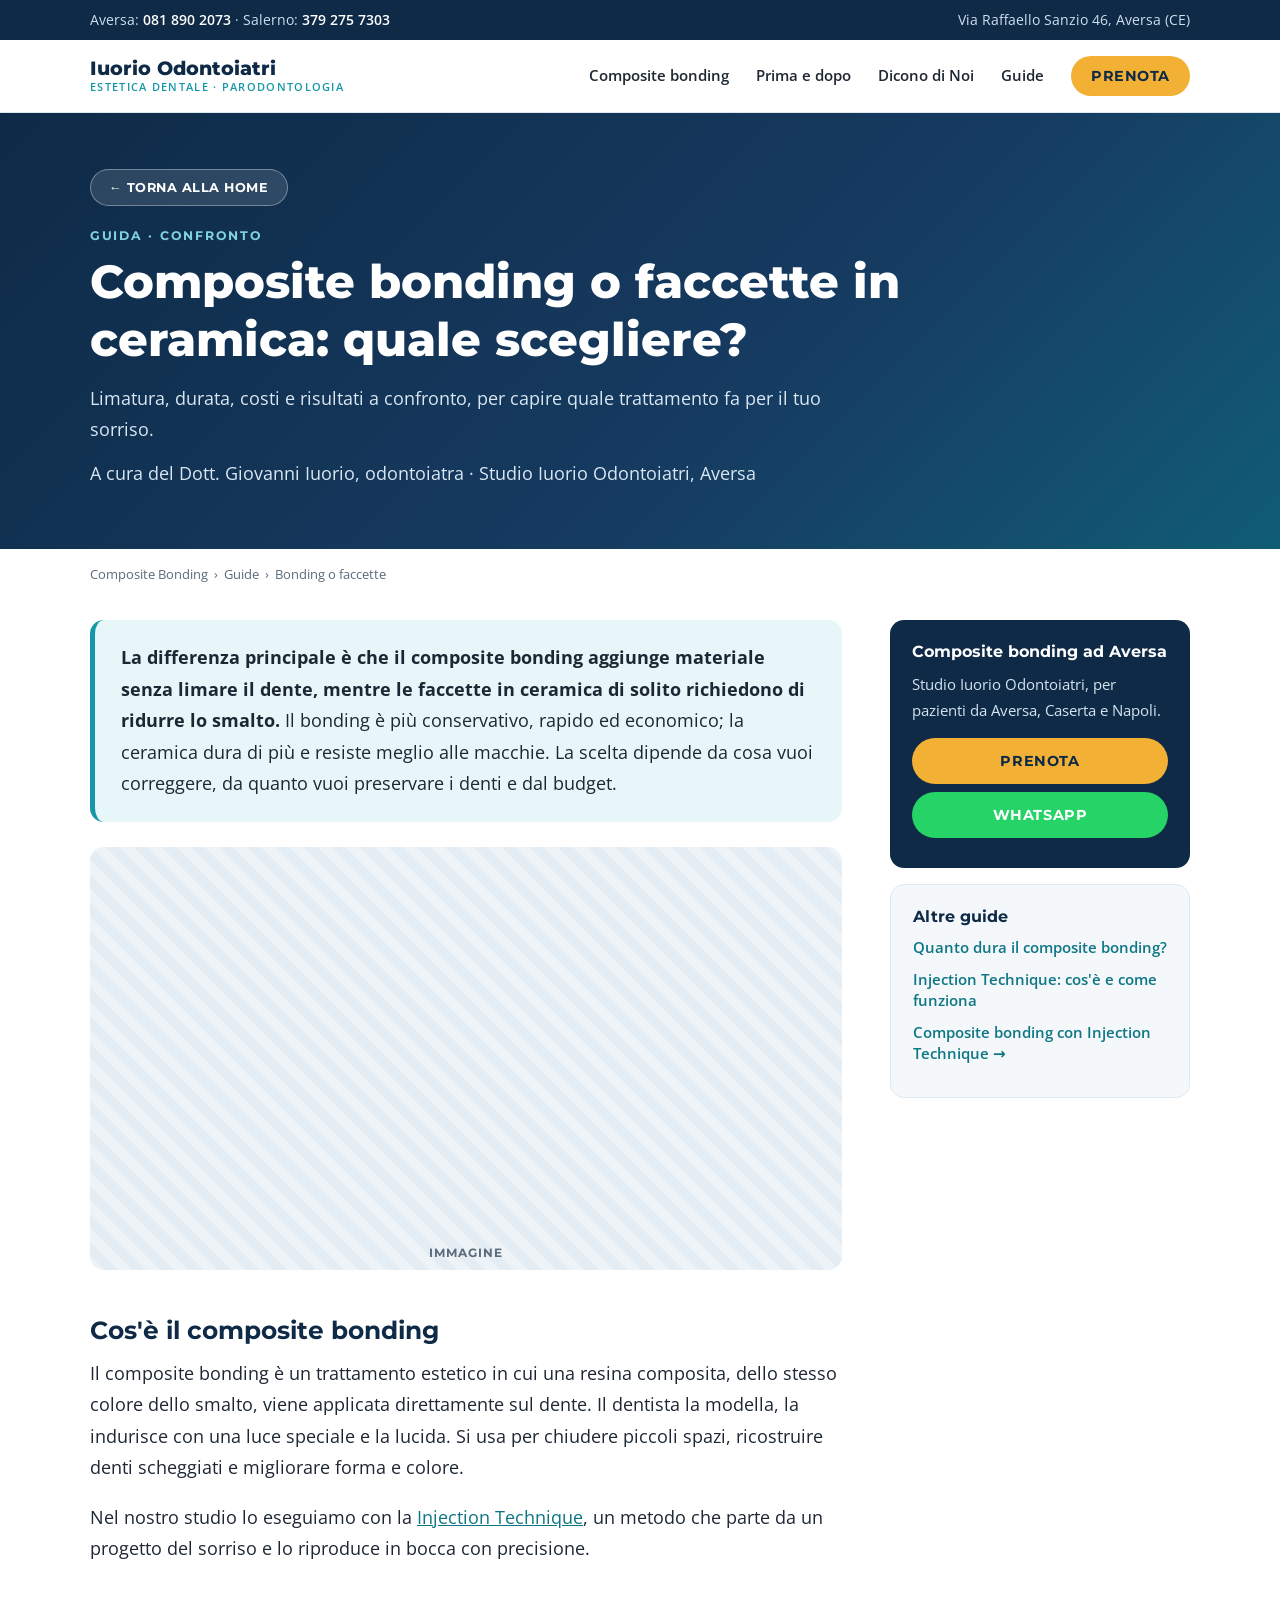
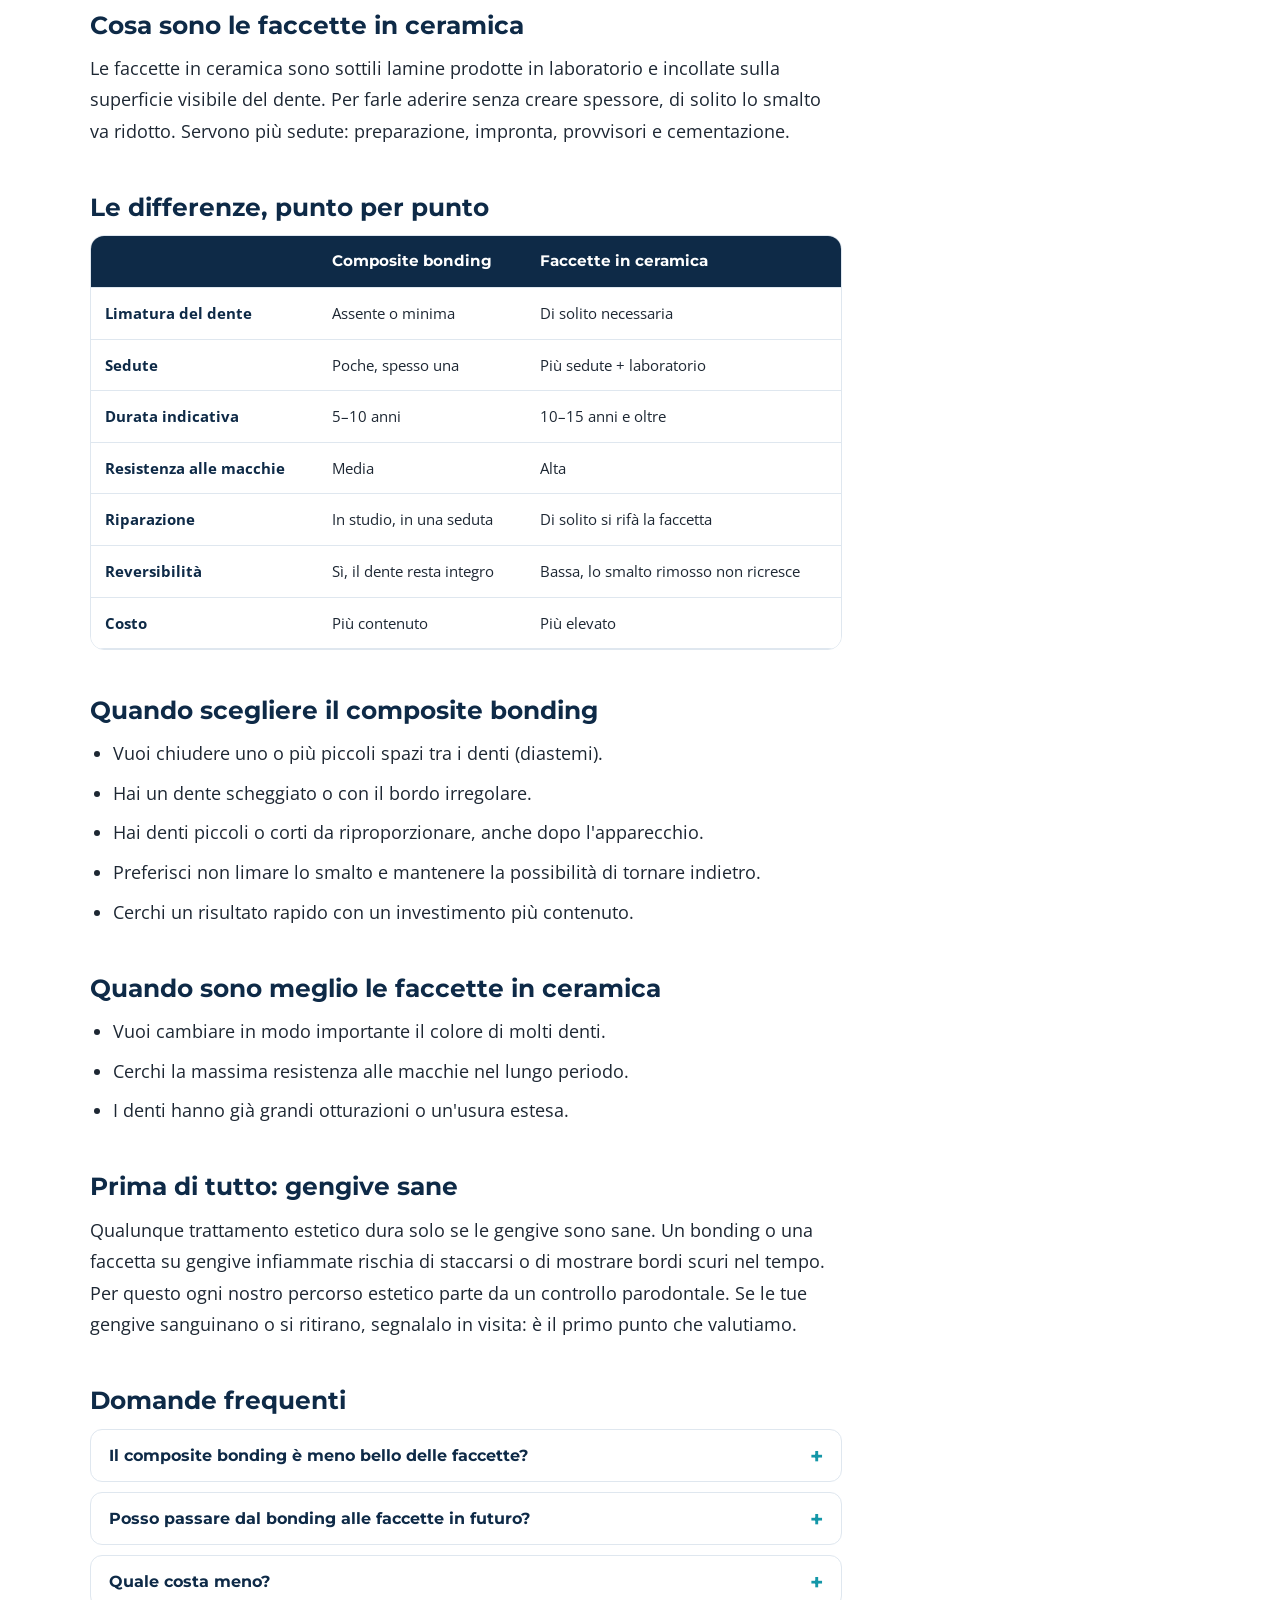
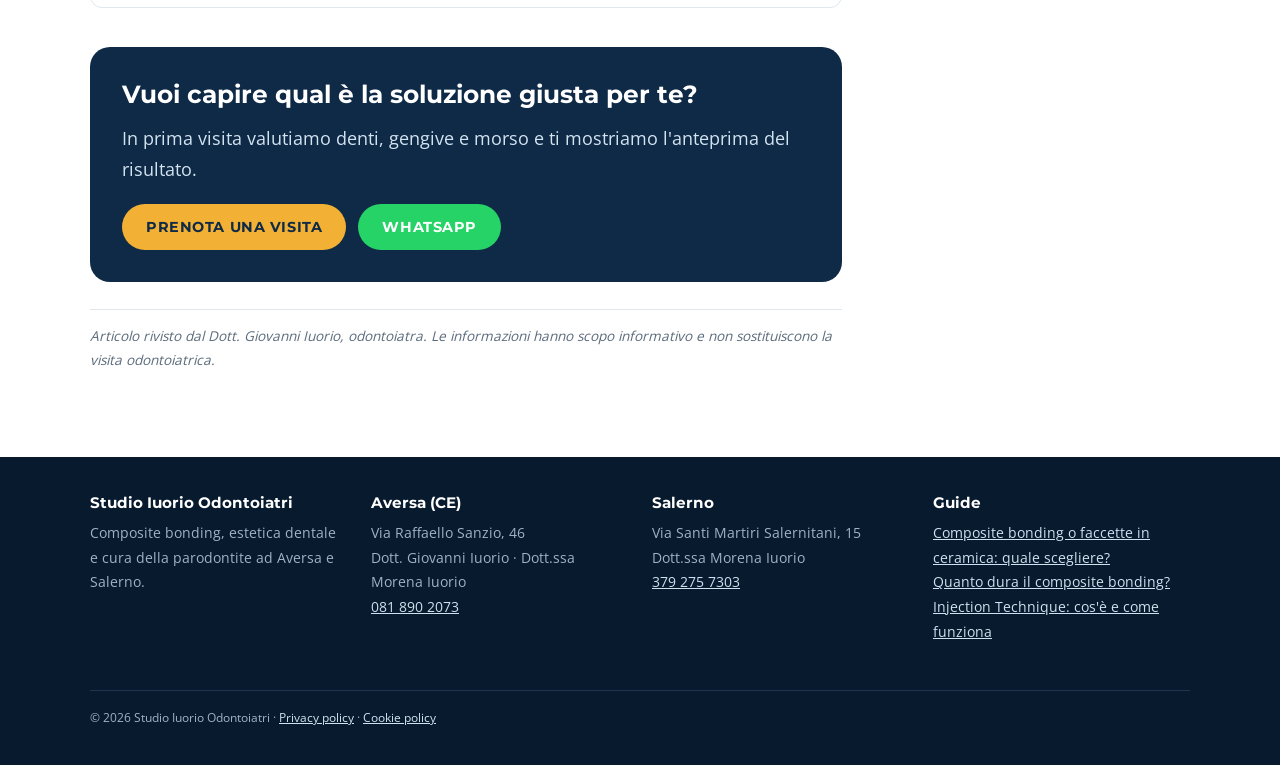
<file: composite-bonding-o-faccette.html>
<!doctype html>
<html lang="it">
<head>
<meta charset="utf-8">
<meta name="viewport" content="width=device-width, initial-scale=1">
<!-- Consenso cookie iubenda (stessa configurazione del sito principale) -->
<script type="text/javascript" class="_iub_cs_skip">
var _iub = _iub || [];
_iub.csConfiguration = {"askConsentAtCookiePolicyUpdate":true,"floatingPreferencesButtonDisplay":"bottom-right","perPurposeConsent":true,"siteId":3633910,"whitelabel":false,"cookiePolicyId":79728428,"lang":"it","banner":{"acceptButtonCaptionColor":"#FFFFFF","acceptButtonColor":"#0073CE","acceptButtonDisplay":true,"backgroundColor":"#FFFFFF","closeButtonRejects":true,"customizeButtonCaptionColor":"#4D4D4D","customizeButtonColor":"#DADADA","customizeButtonDisplay":true,"explicitWithdrawal":true,"listPurposes":true,"ownerName":false,"position":"float-bottom-center","showTitle":false,"textColor":"#000000"}};
</script>
<script type="text/javascript" class="_iub_cs_skip" src="https://cs.iubenda.com/autoblocking/3633910.js" fetchpriority="low"></script>
<script type="text/javascript" class="_iub_cs_skip" src="//cdn.iubenda.com/cs/iubenda_cs.js" charset="UTF-8" async></script>
<!-- Google Tag Manager -->
<script>(function(w,d,s,l,i){w[l]=w[l]||[];w[l].push({'gtm.start':new Date().getTime(),event:'gtm.js'});var f=d.getElementsByTagName(s)[0],j=d.createElement(s),dl=l!='dataLayer'?'&l='+l:'';j.async=true;j.src='https://www.googletagmanager.com/gtm.js?id='+i+dl;f.parentNode.insertBefore(j,f);})(window,document,'script','dataLayer','GTM-MC2VQ2FR');</script>
<!-- Fine Google Tag Manager -->
<title>Composite bonding o faccette in ceramica: quale scegliere? | Iuorio Odontoiatri</title>
<meta name="description" content="Differenze tra composite bonding e faccette in ceramica: limatura, durata, costi e risultati. La guida per scegliere, a cura dello Studio Iuorio Odontoiatri di Aversa.">
<meta name="robots" content="index, follow, max-image-preview:large">
<link rel="canonical" href="https://injection.specialistiparodontite.com/composite-bonding-o-faccette.html">
<meta name="geo.region" content="IT-CE">
<meta name="geo.placename" content="Aversa">
<meta property="og:locale" content="it_IT">
<meta property="og:type" content="article">
<meta property="og:site_name" content="Studio Iuorio Odontoiatri">
<meta property="og:title" content="Composite bonding o faccette in ceramica: quale scegliere?">
<meta property="og:description" content="Differenze tra composite bonding e faccette in ceramica: limatura, durata, costi e risultati. La guida per scegliere, a cura dello Studio Iuorio Odontoiatri di Aversa.">
<meta property="og:url" content="https://injection.specialistiparodontite.com/composite-bonding-o-faccette.html">
<meta property="og:image" content="https://injection.specialistiparodontite.com/img/og-injection-technique.jpg">
<meta property="og:image:width" content="1200">
<meta property="og:image:height" content="630">
<meta name="twitter:card" content="summary_large_image">
<link rel="preload" href="fonts/montserrat-latin-800-normal.woff2" as="font" type="font/woff2" crossorigin>
<link rel="stylesheet" href="fonts.css">
<script type="application/ld+json">
{
  "@context": "https://schema.org",
  "@graph": [
    {
      "@type": "MedicalWebPage",
      "name": "Composite bonding o faccette in ceramica: quale scegliere?",
      "description": "Differenze tra composite bonding e faccette in ceramica: limatura, durata, costi e risultati. La guida per scegliere, a cura dello Studio Iuorio Odontoiatri di Aversa.",
      "inLanguage": "it-IT",
      "about": {
        "@type": "MedicalProcedure",
        "name": "Composite bonding con Injection Technique"
      },
      "lastReviewed": "2026-10-22",
      "reviewedBy": {
        "@type": "Person",
        "name": "Dott. Giovanni Iuorio",
        "jobTitle": "Odontoiatra"
      }
    },
    {
      "@type": "Article",
      "headline": "Composite bonding o faccette in ceramica: quale scegliere?",
      "description": "Differenze tra composite bonding e faccette in ceramica: limatura, durata, costi e risultati. La guida per scegliere, a cura dello Studio Iuorio Odontoiatri di Aversa.",
      "inLanguage": "it-IT",
      "datePublished": "2026-10-22",
      "mainEntityOfPage": "https://injection.specialistiparodontite.com/composite-bonding-o-faccette.html",
      "image": "https://injection.specialistiparodontite.com/img/og-injection-technique.jpg",
      "dateModified": "2026-10-22",
      "author": {
        "@type": "Person",
        "name": "Dott. Giovanni Iuorio",
        "jobTitle": "Odontoiatra"
      },
      "publisher": {
        "@type": "Dentist",
        "name": "Studio Iuorio Odontoiatri",
        "address": {
          "@type": "PostalAddress",
          "streetAddress": "Via Raffaello Sanzio, 46",
          "addressLocality": "Aversa",
          "postalCode": "81031",
          "addressRegion": "CE",
          "addressCountry": "IT"
        },
        "telephone": "+39 081 890 2073"
      }
    },
    {
      "@type": "BreadcrumbList",
      "itemListElement": [
        {
          "@type": "ListItem",
          "position": 1,
          "name": "Composite Bonding",
          "item": "https://injection.specialistiparodontite.com/"
        },
        {
          "@type": "ListItem",
          "position": 2,
          "name": "Bonding o faccette",
          "item": "https://injection.specialistiparodontite.com/composite-bonding-o-faccette.html"
        }
      ]
    },
    {
      "@type": "FAQPage",
      "mainEntity": [
        {
          "@type": "Question",
          "name": "Il composite bonding è meno bello delle faccette?",
          "acceptedAnswer": {
            "@type": "Answer",
            "text": "No. Appena eseguito, un bonding ben fatto è molto naturale. La differenza si vede negli anni: la ceramica mantiene meglio colore e brillantezza, il composito richiede qualche lucidatura."
          }
        },
        {
          "@type": "Question",
          "name": "Posso passare dal bonding alle faccette in futuro?",
          "acceptedAnswer": {
            "@type": "Answer",
            "text": "Sì. Poiché il bonding non riduce il dente, resta possibile scegliere le faccette più avanti."
          }
        },
        {
          "@type": "Question",
          "name": "Quale costa meno?",
          "acceptedAnswer": {
            "@type": "Answer",
            "text": "In genere il composite bonding. Il preventivo dipende dal numero di denti e dalla complessità del caso, e lo definiamo in visita."
          }
        }
      ]
    }
  ]
}
</script>
<style>
:root{--navy:#0e2a47;--navy-2:#163b61;--teal:#1497a8;--teal-dk:#0d7685;--aqua:#e7f6f8;--gold:#f2b134;--ink:#1d2733;--muted:#5b6b7b;--bg:#fff;--soft:#f5f8fb;--line:#dfe7ef;--wa:#25d366;--r:14px;--shadow:0 10px 30px rgba(14,42,71,.10)}
*{box-sizing:border-box;margin:0;padding:0}
html{scroll-behavior:smooth}
body{font-family:"Open Sans",system-ui,sans-serif;color:var(--ink);background:var(--bg);line-height:1.75;font-size:18px}
h1,h2,h3,h4{font-family:"Montserrat",sans-serif;color:var(--navy);line-height:1.25}
a{color:var(--teal-dk)}
.wrap{max-width:1140px;margin:0 auto;padding:0 20px}
.btn{display:inline-flex;align-items:center;gap:.5em;padding:14px 24px;border-radius:50px;font:700 .9rem "Montserrat",sans-serif;text-decoration:none;text-transform:uppercase;letter-spacing:.04em;transition:transform .15s,box-shadow .15s}
.btn:hover{transform:translateY(-2px);box-shadow:var(--shadow)}
.btn-primary{background:var(--gold);color:var(--navy)}
.btn-teal{background:var(--teal);color:#fff}
.btn-wa{background:var(--wa);color:#fff}
.top{background:var(--navy);color:#cfe0ee;font-size:.85rem}
.top .wrap{display:flex;justify-content:space-between;gap:12px;flex-wrap:wrap;padding-top:8px;padding-bottom:8px}
.top a{color:#fff;text-decoration:none;font-weight:600}
header.nav{position:sticky;top:0;z-index:50;background:#fff;border-bottom:1px solid var(--line)}
header.nav .wrap{display:flex;align-items:center;justify-content:space-between;height:72px}
.logo{font:800 1.2rem "Montserrat",sans-serif;color:var(--navy);text-decoration:none;line-height:1.1}
.logo small{display:block;font:600 .68rem "Open Sans",sans-serif;color:var(--teal);letter-spacing:.12em;text-transform:uppercase}
header nav a{margin-left:22px;text-decoration:none;color:var(--ink);font-weight:600;font-size:.92rem}
header nav a.btn{color:var(--navy);padding:11px 20px}
@media(max-width:1000px){header nav a:not(.btn){display:none}}
.hero{background:linear-gradient(135deg,var(--navy) 0%,var(--navy-2) 60%,var(--teal-dk) 130%);color:#fff;padding:56px 0 60px}
.btn-home{background:rgba(255,255,255,.12);color:#fff;border:1px solid rgba(255,255,255,.35);padding:10px 18px;font-size:.8rem;margin-bottom:22px}
.btn-home:hover{background:var(--gold);color:var(--navy);border-color:var(--gold)}
.hero .eyebrow{display:block;font:700 .78rem "Montserrat",sans-serif;letter-spacing:.14em;text-transform:uppercase;color:#7fd3de;margin-bottom:.8em}
.hero h1{color:#fff;font-size:clamp(1.9rem,4.6vw,2.9rem);font-weight:800;max-width:820px}
.hero p{color:#d9e7f3;max-width:760px;margin-top:.8em;font-size:1.1rem}
.byline{margin-top:1.4em;font-size:.88rem;color:#b9cfe2}
.crumbs{font-size:.82rem;color:var(--muted);padding-top:14px;padding-bottom:14px}
.crumbs a{color:var(--muted);text-decoration:none}
.crumbs ol{list-style:none;display:flex;flex-wrap:wrap;gap:6px}
.crumbs li+li::before{content:"›";margin-right:6px}
.layout{display:grid;grid-template-columns:minmax(0,1fr) 300px;gap:48px;padding:20px 20px 72px}
@media(max-width:940px){.layout{grid-template-columns:1fr}}
article h2{font-size:1.55rem;margin:1.8em 0 .5em}
article h2:first-child{margin-top:0}
article p{margin-bottom:1em}
article ul,article ol{margin:0 0 1.2em 1.3em}
article li{margin-bottom:.45em}
.answer{background:var(--aqua);border-left:5px solid var(--teal);border-radius:var(--r);padding:22px 26px;margin-bottom:1.4em}
.answer p:last-child{margin:0}
.ph{aspect-ratio:16/9;border-radius:var(--r);background:repeating-linear-gradient(45deg,#eef3f8,#eef3f8 10px,#e4ecf4 10px,#e4ecf4 20px);display:flex;align-items:flex-end;justify-content:center;padding:10px;font:700 .75rem "Montserrat",sans-serif;color:var(--muted);text-transform:uppercase;letter-spacing:.08em;margin:0 0 1.6em}
.tbl-wrap{overflow-x:auto;margin:0 0 1.4em;border-radius:var(--r);border:1px solid var(--line)}
table{width:100%;border-collapse:collapse;min-width:520px;background:#fff}
th,td{padding:12px 14px;text-align:left;border-bottom:1px solid var(--line);font-size:.95rem}
thead th{background:var(--navy);color:#fff;font-family:"Montserrat",sans-serif}
tbody th{color:var(--navy)}
.faq details{background:#fff;border:1px solid var(--line);border-radius:12px;margin-bottom:10px;padding:0 18px}
.faq summary{cursor:pointer;list-style:none;padding:16px 28px 16px 0;font:700 1rem "Montserrat",sans-serif;color:var(--navy);position:relative}
.faq summary::-webkit-details-marker{display:none}
.faq summary::after{content:"+";position:absolute;right:0;top:12px;font-size:1.4rem;color:var(--teal)}
.faq details[open] summary::after{content:"–"}
.faq details p{color:var(--muted);padding-bottom:16px;margin:0}
.cta-box{background:var(--navy);color:#fff;border-radius:20px;padding:32px;margin-top:2.2em}
.cta-box h2{color:#fff;margin-top:0}
.cta-box p{color:#d4e3f0}
.cta-box .row{display:flex;flex-wrap:wrap;gap:12px;margin-top:6px}
.note{font-size:.85rem;color:var(--muted);font-style:italic;margin-top:2em;border-top:1px solid var(--line);padding-top:14px}
aside .box{position:sticky;top:92px;display:grid;gap:16px}
.side{background:var(--soft);border:1px solid var(--line);border-radius:var(--r);padding:22px}
.side h3{font-size:1rem;margin-bottom:.6em}
.side ul{list-style:none}
.side li{margin-bottom:.7em;font-size:.95rem;line-height:1.4}
.side li a{text-decoration:none;font-weight:600}
.side.cta{background:var(--navy);border:0;color:#d4e3f0}
.side.cta h3{color:#fff}
.side.cta p{font-size:.92rem;margin-bottom:1em}
.side.cta .btn{width:100%;justify-content:center;margin-bottom:8px}
footer{background:#081b2e;color:#9fb3c6;font-size:.88rem;padding:36px 0}
footer a{color:#cfe0ee}
footer .wrap{display:grid;grid-template-columns:repeat(auto-fit,minmax(220px,1fr));gap:24px}
footer h4{color:#fff;font-size:.95rem;margin-bottom:.6em}
footer ul{list-style:none}
.legal{border-top:1px solid #1d3550;margin-top:22px;padding-top:16px;font-size:.78rem;grid-column:1/-1}
.mobile-cta{display:none;position:fixed;bottom:0;left:0;right:0;z-index:60;background:#fff;border-top:1px solid var(--line);padding:10px 12px;gap:10px}
.mobile-cta .btn{flex:1;justify-content:center;padding:13px 10px;font-size:.82rem}
@media(max-width:700px){.mobile-cta{display:flex}body{padding-bottom:72px}}
</style>
</head>
<body data-guide="Composite bonding o faccette">
<!-- Google Tag Manager (noscript) -->
<noscript><iframe src="https://www.googletagmanager.com/ns.html?id=GTM-MC2VQ2FR" height="0" width="0" style="display:none;visibility:hidden"></iframe></noscript>


<div class="top"><div class="wrap">
  <span>Aversa: <a href="tel:+390818902073">081 890 2073</a> · Salerno: <a href="tel:+393792757303">379 275 7303</a></span>
  <span>Via Raffaello Sanzio 46, Aversa (CE)</span>
</div></div>

<header class="nav"><div class="wrap">
  <a class="logo" href="/">Iuorio Odontoiatri<small>Estetica dentale · Parodontologia</small></a>
  <nav aria-label="Navigazione">
    <a href="/">Composite bonding</a>
    <a href="/#casi">Prima e dopo</a>
    <a href="/#recensioni">Dicono di Noi</a>
    <a href="/#approfondimenti">Guide</a>
    <a class="btn btn-primary" href="/#prenota">Prenota</a>
  </nav>
</div></header>

<main>
<section class="hero"><div class="wrap">
  <a class="btn btn-home" href="/">← Torna alla home</a>
  <span class="eyebrow">Guida · Confronto</span>
  <h1>Composite bonding o faccette in ceramica: quale scegliere?</h1>
  <p>Limatura, durata, costi e risultati a confronto, per capire quale trattamento fa per il tuo sorriso.</p>
  <p class="byline">A cura del Dott. Giovanni Iuorio, odontoiatra · Studio Iuorio Odontoiatri, Aversa</p>
</div></section>

<nav class="crumbs wrap" aria-label="Breadcrumb"><ol>
  <li><a href="/">Composite Bonding</a></li>
  <li><a href="/#approfondimenti">Guide</a></li>
  <li aria-current="page">Bonding o faccette</li>
</ol></nav>

<div class="wrap layout" style="padding-left:20px;padding-right:20px">
<article>
  <div class="answer"><p><strong>La differenza principale è che il composite bonding aggiunge materiale senza limare il dente, mentre le faccette in ceramica di solito richiedono di ridurre lo smalto.</strong> Il bonding è più conservativo, rapido ed economico; la ceramica dura di più e resiste meglio alle macchie. La scelta dipende da cosa vuoi correggere, da quanto vuoi preservare i denti e dal budget.</p></div>
  <div class="ph" role="img" aria-label="Confronto tra composite bonding e faccette in ceramica sui denti anteriori">Immagine</div>
  <!-- Sostituire il riquadro con una foto reale: <img src="..." alt="Confronto tra composite bonding e faccette in ceramica sui denti anteriori" width="1200" height="675" loading="lazy"> -->
  
<h2>Cos'è il composite bonding</h2>
<p>Il composite bonding è un trattamento estetico in cui una resina composita, dello stesso colore dello smalto, viene applicata direttamente sul dente. Il dentista la modella, la indurisce con una luce speciale e la lucida. Si usa per chiudere piccoli spazi, ricostruire denti scheggiati e migliorare forma e colore.</p>
<p>Nel nostro studio lo eseguiamo con la <a href="injection-technique-denti.html">Injection Technique</a>, un metodo che parte da un progetto del sorriso e lo riproduce in bocca con precisione.</p>
<h2>Cosa sono le faccette in ceramica</h2>
<p>Le faccette in ceramica sono sottili lamine prodotte in laboratorio e incollate sulla superficie visibile del dente. Per farle aderire senza creare spessore, di solito lo smalto va ridotto. Servono più sedute: preparazione, impronta, provvisori e cementazione.</p>
<h2>Le differenze, punto per punto</h2>
<div class="tbl-wrap"><table>
<thead><tr><th scope="col"></th><th scope="col">Composite bonding</th><th scope="col">Faccette in ceramica</th></tr></thead>
<tbody>
<tr><th scope="row">Limatura del dente</th><td>Assente o minima</td><td>Di solito necessaria</td></tr>
<tr><th scope="row">Sedute</th><td>Poche, spesso una</td><td>Più sedute + laboratorio</td></tr>
<tr><th scope="row">Durata indicativa</th><td>5–10 anni</td><td>10–15 anni e oltre</td></tr>
<tr><th scope="row">Resistenza alle macchie</th><td>Media</td><td>Alta</td></tr>
<tr><th scope="row">Riparazione</th><td>In studio, in una seduta</td><td>Di solito si rifà la faccetta</td></tr>
<tr><th scope="row">Reversibilità</th><td>Sì, il dente resta integro</td><td>Bassa, lo smalto rimosso non ricresce</td></tr>
<tr><th scope="row">Costo</th><td>Più contenuto</td><td>Più elevato</td></tr>
</tbody></table></div>
<h2>Quando scegliere il composite bonding</h2>
<ul>
<li>Vuoi chiudere uno o più piccoli spazi tra i denti (diastemi).</li>
<li>Hai un dente scheggiato o con il bordo irregolare.</li>
<li>Hai denti piccoli o corti da riproporzionare, anche dopo l'apparecchio.</li>
<li>Preferisci non limare lo smalto e mantenere la possibilità di tornare indietro.</li>
<li>Cerchi un risultato rapido con un investimento più contenuto.</li>
</ul>
<h2>Quando sono meglio le faccette in ceramica</h2>
<ul>
<li>Vuoi cambiare in modo importante il colore di molti denti.</li>
<li>Cerchi la massima resistenza alle macchie nel lungo periodo.</li>
<li>I denti hanno già grandi otturazioni o un'usura estesa.</li>
</ul>
<h2>Prima di tutto: gengive sane</h2>
<p>Qualunque trattamento estetico dura solo se le gengive sono sane. Un bonding o una faccetta su gengive infiammate rischia di staccarsi o di mostrare bordi scuri nel tempo. Per questo ogni nostro percorso estetico parte da un controllo parodontale. Se le tue gengive sanguinano o si ritirano, segnalalo in visita: è il primo punto che valutiamo.</p>

  <h2>Domande frequenti</h2>
  <div class="faq">
<details><summary>Il composite bonding è meno bello delle faccette?</summary><p>No. Appena eseguito, un bonding ben fatto è molto naturale. La differenza si vede negli anni: la ceramica mantiene meglio colore e brillantezza, il composito richiede qualche lucidatura.</p></details>
<details><summary>Posso passare dal bonding alle faccette in futuro?</summary><p>Sì. Poiché il bonding non riduce il dente, resta possibile scegliere le faccette più avanti.</p></details>
<details><summary>Quale costa meno?</summary><p>In genere il composite bonding. Il preventivo dipende dal numero di denti e dalla complessità del caso, e lo definiamo in visita.</p></details>
  </div>
  <div class="cta-box">
    <h2>Vuoi capire qual è la soluzione giusta per te?</h2>
    <p>In prima visita valutiamo denti, gengive e morso e ti mostriamo l'anteprima del risultato.</p>
    <div class="row">
      <a class="btn btn-primary" href="/#prenota">Prenota una visita</a>
      <a class="btn btn-wa" href="https://api.whatsapp.com/send?phone=393387776558&text=Buongiorno%2C%20vorrei%20informazioni%20sul%20composite%20bonding" rel="noopener">WhatsApp</a>
    </div>
  </div>
  <p class="note">Articolo rivisto dal Dott. Giovanni Iuorio, odontoiatra. Le informazioni hanno scopo informativo e non sostituiscono la visita odontoiatrica.</p>
</article>

<aside><div class="box">
  <div class="side cta">
    <h3>Composite bonding ad Aversa</h3>
    <p>Studio Iuorio Odontoiatri, per pazienti da Aversa, Caserta e Napoli.</p>
    <a class="btn btn-primary" href="/#prenota">Prenota</a>
    <a class="btn btn-wa" href="https://api.whatsapp.com/send?phone=393387776558&text=Buongiorno%2C%20vorrei%20informazioni%20sul%20composite%20bonding" rel="noopener">WhatsApp</a>
  </div>
  <div class="side">
    <h3>Altre guide</h3>
    <ul>
<li><a href="quanto-dura-composite-bonding.html">Quanto dura il composite bonding?</a></li>
<li><a href="injection-technique-denti.html">Injection Technique: cos'è e come funziona</a></li>
      <li><a href="/">Composite bonding con Injection Technique →</a></li>
    </ul>
  </div>
</div></aside>
</div>
</main>

<footer><div class="wrap">
  <div>
    <h4>Studio Iuorio Odontoiatri</h4>
    <p>Composite bonding, estetica dentale e cura della parodontite ad Aversa e Salerno.</p>
  </div>
  <div>
    <h4>Aversa (CE)</h4>
    <ul><li>Via Raffaello Sanzio, 46</li><li>Dott. Giovanni Iuorio · Dott.ssa Morena Iuorio</li><li><a href="tel:+390818902073">081 890 2073</a></li></ul>
  </div>
  <div>
    <h4>Salerno</h4>
    <ul><li>Via Santi Martiri Salernitani, 15</li><li>Dott.ssa Morena Iuorio</li><li><a href="tel:+393792757303">379 275 7303</a></li></ul>
  </div>
  <div>
    <h4>Guide</h4>
    <ul><li><a href="composite-bonding-o-faccette.html">Composite bonding o faccette in ceramica: quale scegliere?</a></li><li><a href="quanto-dura-composite-bonding.html">Quanto dura il composite bonding?</a></li><li><a href="injection-technique-denti.html">Injection Technique: cos'è e come funziona</a></li></ul>
  </div>
  <p class="legal">© 2026 Studio Iuorio Odontoiatri · <a href="https://www.iubenda.com/privacy-policy/79728428">Privacy policy</a> · <a href="https://www.iubenda.com/privacy-policy/79728428/cookie-policy">Cookie policy</a></p>
</div></footer>

<div class="mobile-cta">
  <a class="btn btn-teal" href="tel:+390818902073">Chiama</a>
  <a class="btn btn-wa" href="https://api.whatsapp.com/send?phone=393387776558&text=Buongiorno%2C%20vorrei%20informazioni%20sul%20composite%20bonding">WhatsApp</a>
</div>
<script src="/tracking.js" defer></script>
</body>
</html>
</file>
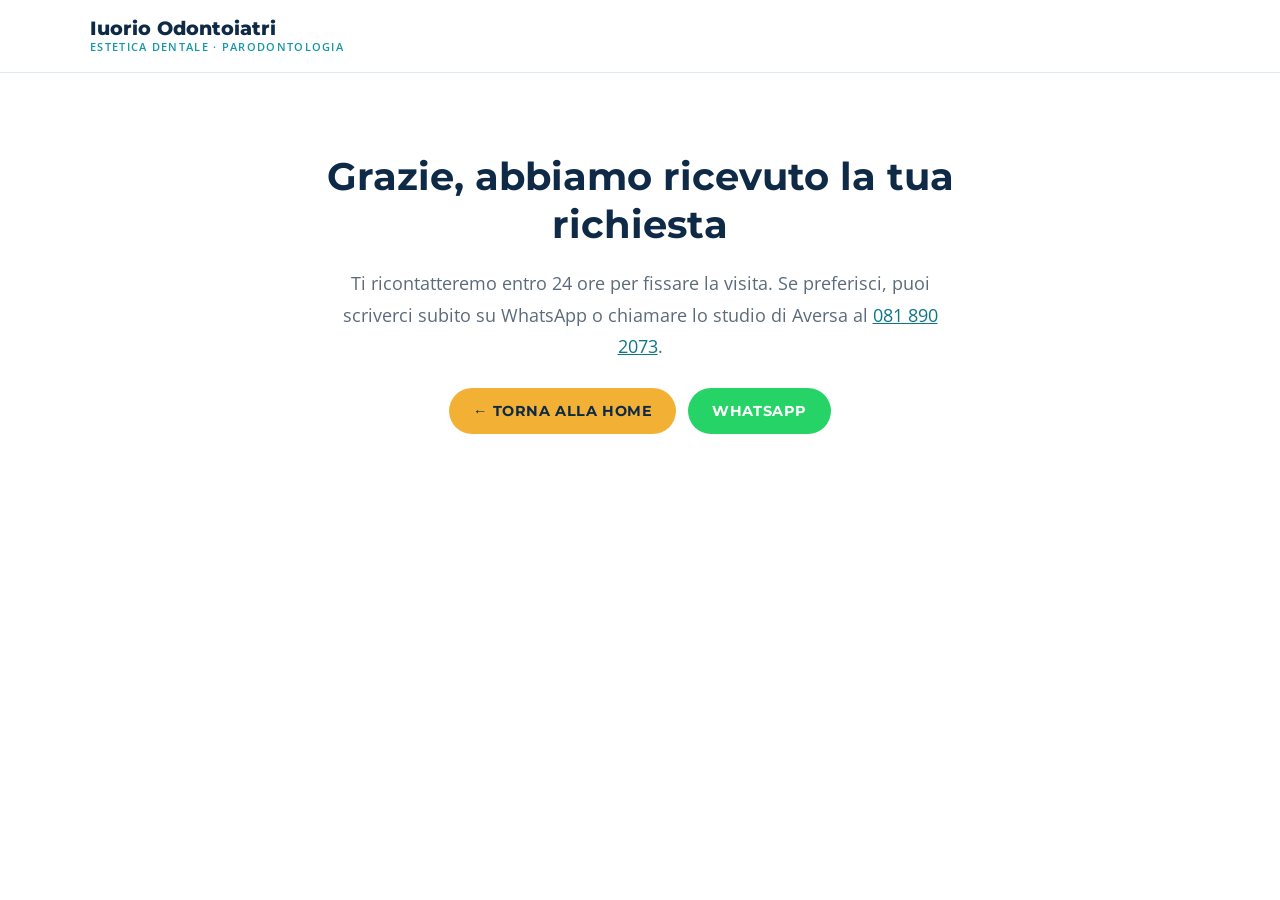
<file: grazie.html>
<!doctype html>
<html lang="it">
<head>
<meta charset="utf-8">
<meta name="viewport" content="width=device-width, initial-scale=1">
<!-- Consenso cookie iubenda (stessa configurazione del sito principale) -->
<script type="text/javascript" class="_iub_cs_skip">
var _iub = _iub || [];
_iub.csConfiguration = {"askConsentAtCookiePolicyUpdate":true,"floatingPreferencesButtonDisplay":"bottom-right","perPurposeConsent":true,"siteId":3633910,"whitelabel":false,"cookiePolicyId":79728428,"lang":"it","banner":{"acceptButtonCaptionColor":"#FFFFFF","acceptButtonColor":"#0073CE","acceptButtonDisplay":true,"backgroundColor":"#FFFFFF","closeButtonRejects":true,"customizeButtonCaptionColor":"#4D4D4D","customizeButtonColor":"#DADADA","customizeButtonDisplay":true,"explicitWithdrawal":true,"listPurposes":true,"ownerName":false,"position":"float-bottom-center","showTitle":false,"textColor":"#000000"}};
</script>
<script type="text/javascript" class="_iub_cs_skip" src="https://cs.iubenda.com/autoblocking/3633910.js" fetchpriority="low"></script>
<script type="text/javascript" class="_iub_cs_skip" src="//cdn.iubenda.com/cs/iubenda_cs.js" charset="UTF-8" async></script>
<!-- Google Tag Manager -->
<script>(function(w,d,s,l,i){w[l]=w[l]||[];w[l].push({'gtm.start':new Date().getTime(),event:'gtm.js'});var f=d.getElementsByTagName(s)[0],j=d.createElement(s),dl=l!='dataLayer'?'&l='+l:'';j.async=true;j.src='https://www.googletagmanager.com/gtm.js?id='+i+dl;f.parentNode.insertBefore(j,f);})(window,document,'script','dataLayer','GTM-MC2VQ2FR');</script>
<!-- Fine Google Tag Manager -->
<title>Richiesta inviata | Studio Iuorio Odontoiatri</title>
<meta name="robots" content="noindex, follow">
<link rel="stylesheet" href="fonts.css">
<style>
:root{--navy:#0e2a47;--navy-2:#163b61;--teal:#1497a8;--teal-dk:#0d7685;--aqua:#e7f6f8;--gold:#f2b134;--ink:#1d2733;--muted:#5b6b7b;--bg:#fff;--soft:#f5f8fb;--line:#dfe7ef;--wa:#25d366;--r:14px;--shadow:0 10px 30px rgba(14,42,71,.10)}
*{box-sizing:border-box;margin:0;padding:0}
html{scroll-behavior:smooth}
body{font-family:"Open Sans",system-ui,sans-serif;color:var(--ink);background:var(--bg);line-height:1.75;font-size:18px}
h1,h2,h3,h4{font-family:"Montserrat",sans-serif;color:var(--navy);line-height:1.25}
a{color:var(--teal-dk)}
.wrap{max-width:1140px;margin:0 auto;padding:0 20px}
.btn{display:inline-flex;align-items:center;gap:.5em;padding:14px 24px;border-radius:50px;font:700 .9rem "Montserrat",sans-serif;text-decoration:none;text-transform:uppercase;letter-spacing:.04em;transition:transform .15s,box-shadow .15s}
.btn:hover{transform:translateY(-2px);box-shadow:var(--shadow)}
.btn-primary{background:var(--gold);color:var(--navy)}
.btn-teal{background:var(--teal);color:#fff}
.btn-wa{background:var(--wa);color:#fff}
.top{background:var(--navy);color:#cfe0ee;font-size:.85rem}
.top .wrap{display:flex;justify-content:space-between;gap:12px;flex-wrap:wrap;padding-top:8px;padding-bottom:8px}
.top a{color:#fff;text-decoration:none;font-weight:600}
header.nav{position:sticky;top:0;z-index:50;background:#fff;border-bottom:1px solid var(--line)}
header.nav .wrap{display:flex;align-items:center;justify-content:space-between;height:72px}
.logo{font:800 1.2rem "Montserrat",sans-serif;color:var(--navy);text-decoration:none;line-height:1.1}
.logo small{display:block;font:600 .68rem "Open Sans",sans-serif;color:var(--teal);letter-spacing:.12em;text-transform:uppercase}
header nav a{margin-left:22px;text-decoration:none;color:var(--ink);font-weight:600;font-size:.92rem}
header nav a.btn{color:var(--navy);padding:11px 20px}
@media(max-width:1000px){header nav a:not(.btn){display:none}}
.hero{background:linear-gradient(135deg,var(--navy) 0%,var(--navy-2) 60%,var(--teal-dk) 130%);color:#fff;padding:56px 0 60px}
.btn-home{background:rgba(255,255,255,.12);color:#fff;border:1px solid rgba(255,255,255,.35);padding:10px 18px;font-size:.8rem;margin-bottom:22px}
.btn-home:hover{background:var(--gold);color:var(--navy);border-color:var(--gold)}
.hero .eyebrow{display:block;font:700 .78rem "Montserrat",sans-serif;letter-spacing:.14em;text-transform:uppercase;color:#7fd3de;margin-bottom:.8em}
.hero h1{color:#fff;font-size:clamp(1.9rem,4.6vw,2.9rem);font-weight:800;max-width:820px}
.hero p{color:#d9e7f3;max-width:760px;margin-top:.8em;font-size:1.1rem}
.byline{margin-top:1.4em;font-size:.88rem;color:#b9cfe2}
.crumbs{font-size:.82rem;color:var(--muted);padding-top:14px;padding-bottom:14px}
.crumbs a{color:var(--muted);text-decoration:none}
.crumbs ol{list-style:none;display:flex;flex-wrap:wrap;gap:6px}
.crumbs li+li::before{content:"›";margin-right:6px}
.layout{display:grid;grid-template-columns:minmax(0,1fr) 300px;gap:48px;padding:20px 20px 72px}
@media(max-width:940px){.layout{grid-template-columns:1fr}}
article h2{font-size:1.55rem;margin:1.8em 0 .5em}
article h2:first-child{margin-top:0}
article p{margin-bottom:1em}
article ul,article ol{margin:0 0 1.2em 1.3em}
article li{margin-bottom:.45em}
.answer{background:var(--aqua);border-left:5px solid var(--teal);border-radius:var(--r);padding:22px 26px;margin-bottom:1.4em}
.answer p:last-child{margin:0}
.ph{aspect-ratio:16/9;border-radius:var(--r);background:repeating-linear-gradient(45deg,#eef3f8,#eef3f8 10px,#e4ecf4 10px,#e4ecf4 20px);display:flex;align-items:flex-end;justify-content:center;padding:10px;font:700 .75rem "Montserrat",sans-serif;color:var(--muted);text-transform:uppercase;letter-spacing:.08em;margin:0 0 1.6em}
.tbl-wrap{overflow-x:auto;margin:0 0 1.4em;border-radius:var(--r);border:1px solid var(--line)}
table{width:100%;border-collapse:collapse;min-width:520px;background:#fff}
th,td{padding:12px 14px;text-align:left;border-bottom:1px solid var(--line);font-size:.95rem}
thead th{background:var(--navy);color:#fff;font-family:"Montserrat",sans-serif}
tbody th{color:var(--navy)}
.faq details{background:#fff;border:1px solid var(--line);border-radius:12px;margin-bottom:10px;padding:0 18px}
.faq summary{cursor:pointer;list-style:none;padding:16px 28px 16px 0;font:700 1rem "Montserrat",sans-serif;color:var(--navy);position:relative}
.faq summary::-webkit-details-marker{display:none}
.faq summary::after{content:"+";position:absolute;right:0;top:12px;font-size:1.4rem;color:var(--teal)}
.faq details[open] summary::after{content:"–"}
.faq details p{color:var(--muted);padding-bottom:16px;margin:0}
.cta-box{background:var(--navy);color:#fff;border-radius:20px;padding:32px;margin-top:2.2em}
.cta-box h2{color:#fff;margin-top:0}
.cta-box p{color:#d4e3f0}
.cta-box .row{display:flex;flex-wrap:wrap;gap:12px;margin-top:6px}
.note{font-size:.85rem;color:var(--muted);font-style:italic;margin-top:2em;border-top:1px solid var(--line);padding-top:14px}
aside .box{position:sticky;top:92px;display:grid;gap:16px}
.side{background:var(--soft);border:1px solid var(--line);border-radius:var(--r);padding:22px}
.side h3{font-size:1rem;margin-bottom:.6em}
.side ul{list-style:none}
.side li{margin-bottom:.7em;font-size:.95rem;line-height:1.4}
.side li a{text-decoration:none;font-weight:600}
.side.cta{background:var(--navy);border:0;color:#d4e3f0}
.side.cta h3{color:#fff}
.side.cta p{font-size:.92rem;margin-bottom:1em}
.side.cta .btn{width:100%;justify-content:center;margin-bottom:8px}
footer{background:#081b2e;color:#9fb3c6;font-size:.88rem;padding:36px 0}
footer a{color:#cfe0ee}
footer .wrap{display:grid;grid-template-columns:repeat(auto-fit,minmax(220px,1fr));gap:24px}
footer h4{color:#fff;font-size:.95rem;margin-bottom:.6em}
footer ul{list-style:none}
.legal{border-top:1px solid #1d3550;margin-top:22px;padding-top:16px;font-size:.78rem;grid-column:1/-1}
.mobile-cta{display:none;position:fixed;bottom:0;left:0;right:0;z-index:60;background:#fff;border-top:1px solid var(--line);padding:10px 12px;gap:10px}
.mobile-cta .btn{flex:1;justify-content:center;padding:13px 10px;font-size:.82rem}
@media(max-width:700px){.mobile-cta{display:flex}body{padding-bottom:72px}}

.thanks{max-width:680px;margin:0 auto;padding:80px 20px;text-align:center}
.thanks h1{font-size:clamp(1.8rem,4vw,2.4rem);margin-bottom:.5em}
.thanks p{color:var(--muted);margin-bottom:1.4em}
.thanks .row{display:flex;flex-wrap:wrap;gap:12px;justify-content:center}
</style>
</head>
<body data-page="grazie">
<!-- Google Tag Manager (noscript) -->
<noscript><iframe src="https://www.googletagmanager.com/ns.html?id=GTM-MC2VQ2FR" height="0" width="0" style="display:none;visibility:hidden"></iframe></noscript>

<header class="nav"><div class="wrap">
  <a class="logo" href="/">Iuorio Odontoiatri<small>Estetica dentale · Parodontologia</small></a>
</div></header>
<main class="thanks">
  <h1>Grazie, abbiamo ricevuto la tua richiesta</h1>
  <p>Ti ricontatteremo entro 24 ore per fissare la visita. Se preferisci, puoi scriverci subito su WhatsApp o chiamare lo studio di Aversa al <a href="tel:+390818902073">081 890 2073</a>.</p>
  <div class="row">
    <a class="btn btn-primary" href="/">← Torna alla home</a>
    <a class="btn btn-wa" href="https://api.whatsapp.com/send?phone=393387776558&text=Buongiorno%2C%20vorrei%20informazioni%20sul%20composite%20bonding" rel="noopener">WhatsApp</a>
  </div>
</main>
<script src="/tracking.js" defer></script>
</body>
</html>
</file>
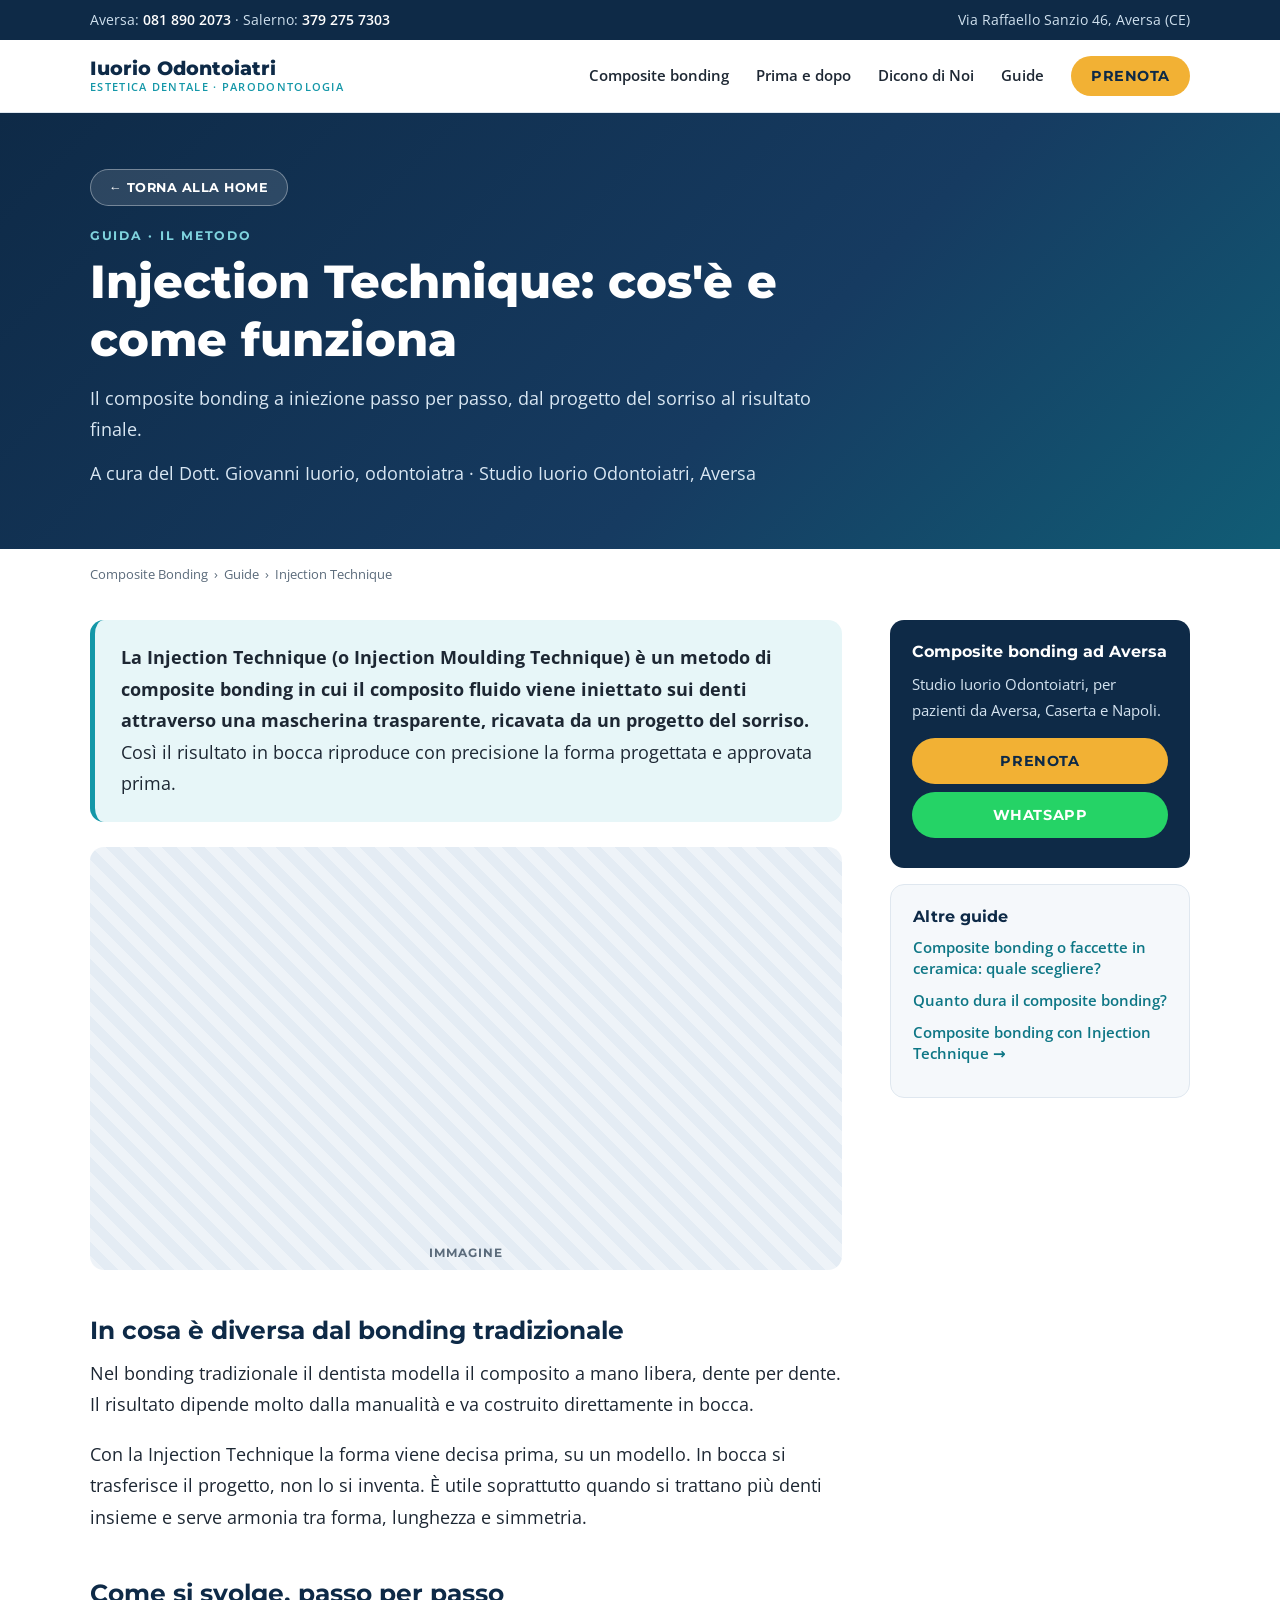
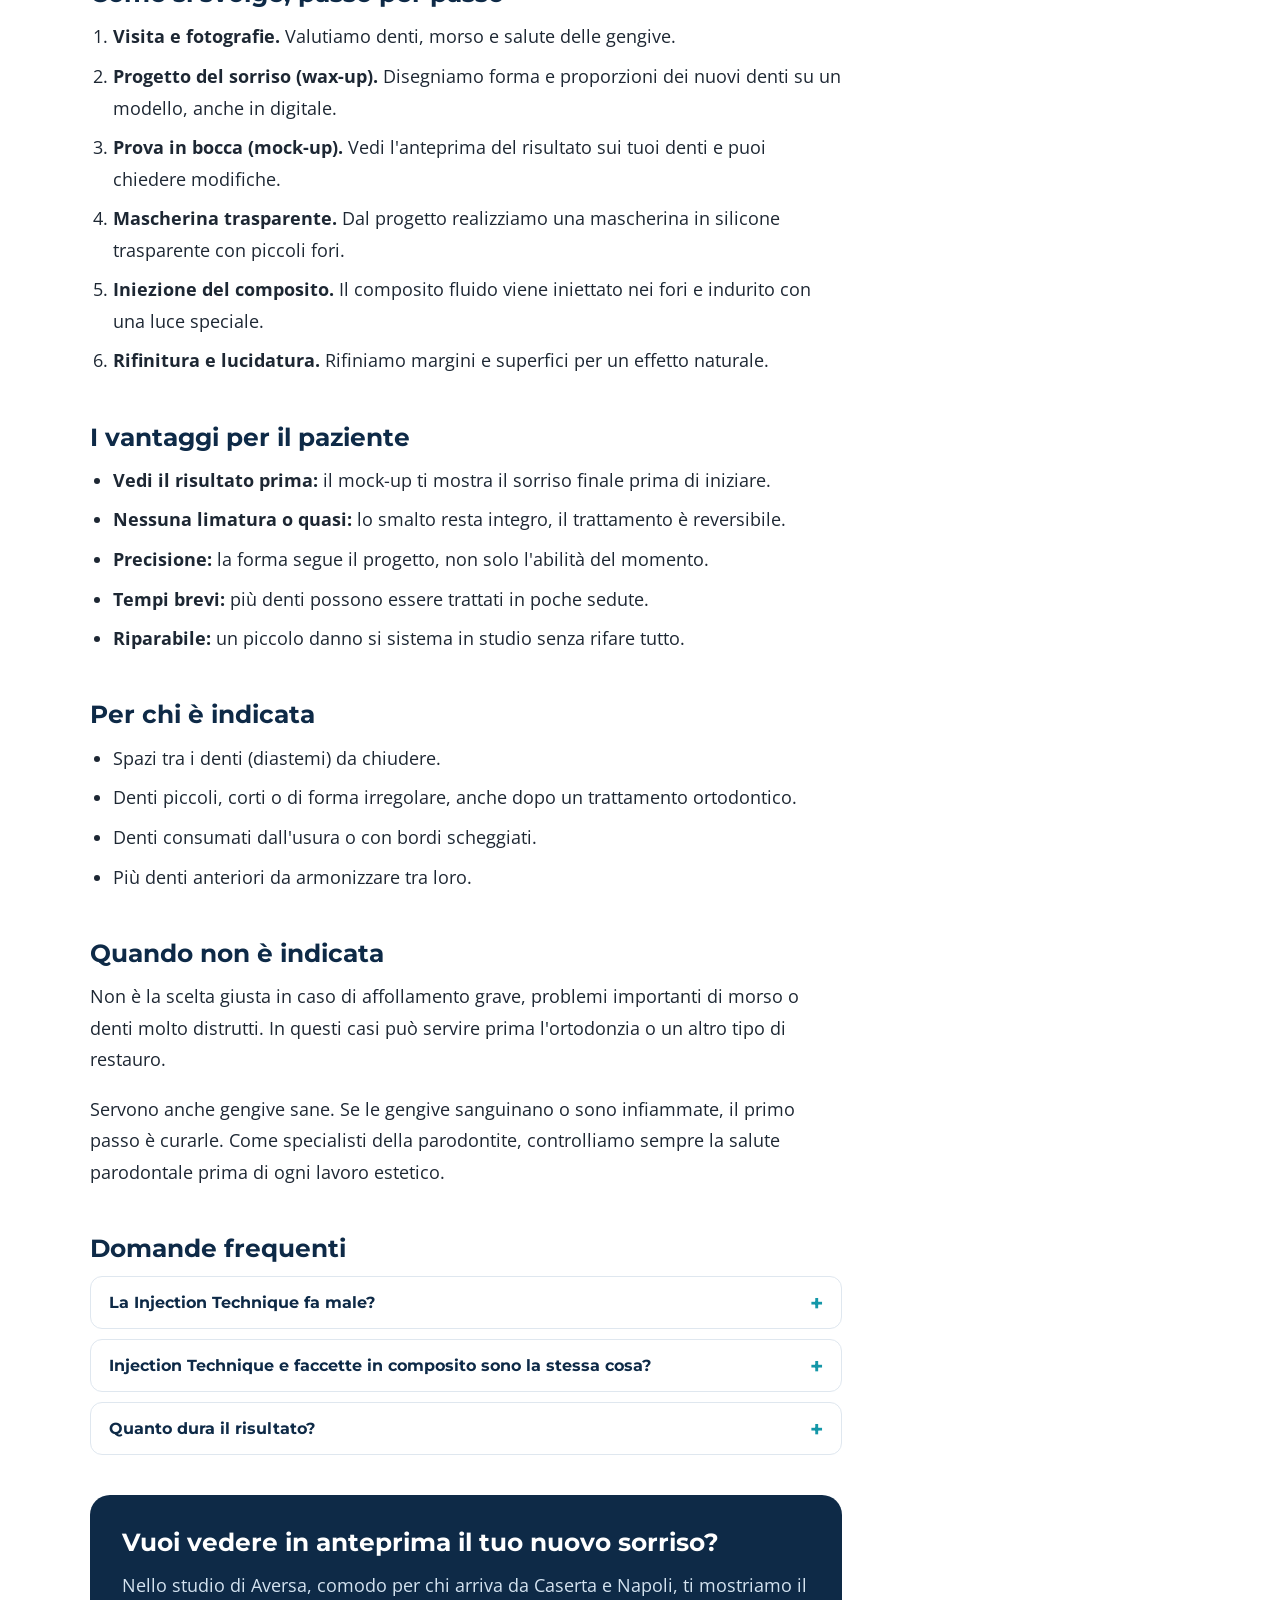
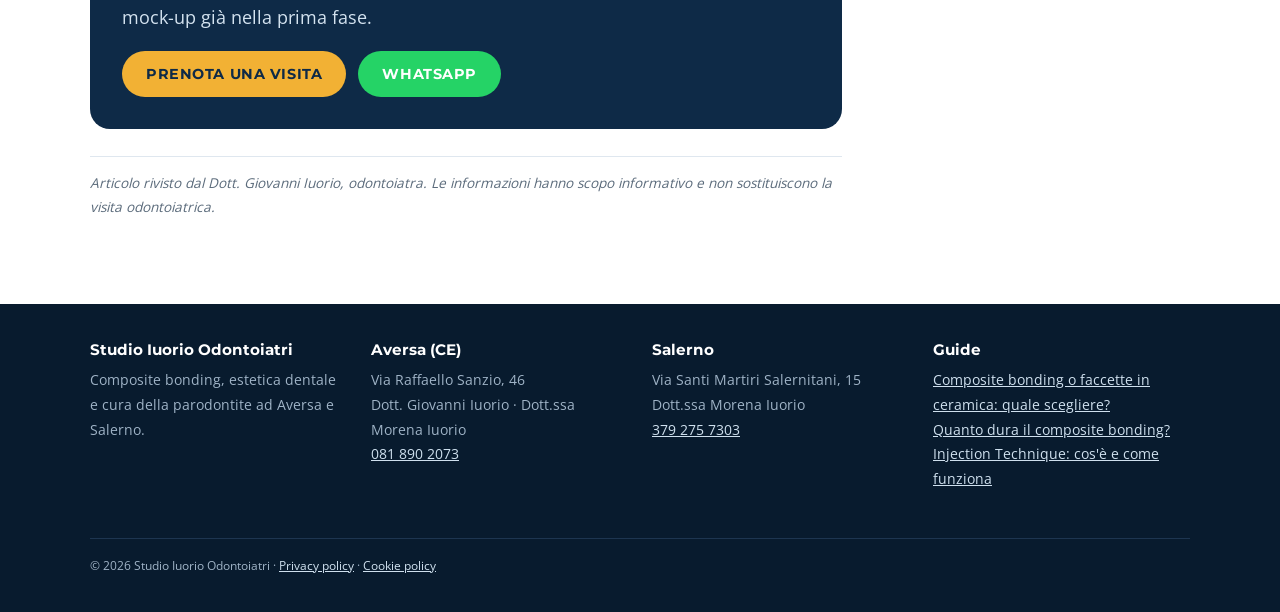
<file: injection-technique-denti.html>
<!doctype html>
<html lang="it">
<head>
<meta charset="utf-8">
<meta name="viewport" content="width=device-width, initial-scale=1">
<!-- Consenso cookie iubenda (stessa configurazione del sito principale) -->
<script type="text/javascript" class="_iub_cs_skip">
var _iub = _iub || [];
_iub.csConfiguration = {"askConsentAtCookiePolicyUpdate":true,"floatingPreferencesButtonDisplay":"bottom-right","perPurposeConsent":true,"siteId":3633910,"whitelabel":false,"cookiePolicyId":79728428,"lang":"it","banner":{"acceptButtonCaptionColor":"#FFFFFF","acceptButtonColor":"#0073CE","acceptButtonDisplay":true,"backgroundColor":"#FFFFFF","closeButtonRejects":true,"customizeButtonCaptionColor":"#4D4D4D","customizeButtonColor":"#DADADA","customizeButtonDisplay":true,"explicitWithdrawal":true,"listPurposes":true,"ownerName":false,"position":"float-bottom-center","showTitle":false,"textColor":"#000000"}};
</script>
<script type="text/javascript" class="_iub_cs_skip" src="https://cs.iubenda.com/autoblocking/3633910.js" fetchpriority="low"></script>
<script type="text/javascript" class="_iub_cs_skip" src="//cdn.iubenda.com/cs/iubenda_cs.js" charset="UTF-8" async></script>
<!-- Google Tag Manager -->
<script>(function(w,d,s,l,i){w[l]=w[l]||[];w[l].push({'gtm.start':new Date().getTime(),event:'gtm.js'});var f=d.getElementsByTagName(s)[0],j=d.createElement(s),dl=l!='dataLayer'?'&l='+l:'';j.async=true;j.src='https://www.googletagmanager.com/gtm.js?id='+i+dl;f.parentNode.insertBefore(j,f);})(window,document,'script','dataLayer','GTM-MC2VQ2FR');</script>
<!-- Fine Google Tag Manager -->
<title>Injection Technique denti: cos'è e come funziona il bonding a iniezione | Iuorio Odontoiatri</title>
<meta name="description" content="Cos&#x27;è la Injection Technique (Injection Moulding Technique) per il composite bonding, come si svolge e per chi è indicata. Guida dello Studio Iuorio Odontoiatri di Aversa.">
<meta name="robots" content="index, follow, max-image-preview:large">
<link rel="canonical" href="https://injection.specialistiparodontite.com/injection-technique-denti.html">
<meta name="geo.region" content="IT-CE">
<meta name="geo.placename" content="Aversa">
<meta property="og:locale" content="it_IT">
<meta property="og:type" content="article">
<meta property="og:site_name" content="Studio Iuorio Odontoiatri">
<meta property="og:title" content="Injection Technique: cos&#x27;è e come funziona">
<meta property="og:description" content="Cos&#x27;è la Injection Technique (Injection Moulding Technique) per il composite bonding, come si svolge e per chi è indicata. Guida dello Studio Iuorio Odontoiatri di Aversa.">
<meta property="og:url" content="https://injection.specialistiparodontite.com/injection-technique-denti.html">
<meta property="og:image" content="https://injection.specialistiparodontite.com/img/og-injection-technique.jpg">
<meta property="og:image:width" content="1200">
<meta property="og:image:height" content="630">
<meta name="twitter:card" content="summary_large_image">
<link rel="preload" href="fonts/montserrat-latin-800-normal.woff2" as="font" type="font/woff2" crossorigin>
<link rel="stylesheet" href="fonts.css">
<script type="application/ld+json">
{
  "@context": "https://schema.org",
  "@graph": [
    {
      "@type": "MedicalWebPage",
      "name": "Injection Technique: cos'è e come funziona",
      "description": "Cos'è la Injection Technique (Injection Moulding Technique) per il composite bonding, come si svolge e per chi è indicata. Guida dello Studio Iuorio Odontoiatri di Aversa.",
      "inLanguage": "it-IT",
      "about": {
        "@type": "MedicalProcedure",
        "name": "Composite bonding con Injection Technique"
      },
      "lastReviewed": "2026-10-22",
      "reviewedBy": {
        "@type": "Person",
        "name": "Dott. Giovanni Iuorio",
        "jobTitle": "Odontoiatra"
      }
    },
    {
      "@type": "Article",
      "headline": "Injection Technique: cos'è e come funziona",
      "description": "Cos'è la Injection Technique (Injection Moulding Technique) per il composite bonding, come si svolge e per chi è indicata. Guida dello Studio Iuorio Odontoiatri di Aversa.",
      "inLanguage": "it-IT",
      "datePublished": "2026-10-22",
      "mainEntityOfPage": "https://injection.specialistiparodontite.com/injection-technique-denti.html",
      "image": "https://injection.specialistiparodontite.com/img/og-injection-technique.jpg",
      "dateModified": "2026-10-22",
      "author": {
        "@type": "Person",
        "name": "Dott. Giovanni Iuorio",
        "jobTitle": "Odontoiatra"
      },
      "publisher": {
        "@type": "Dentist",
        "name": "Studio Iuorio Odontoiatri",
        "address": {
          "@type": "PostalAddress",
          "streetAddress": "Via Raffaello Sanzio, 46",
          "addressLocality": "Aversa",
          "postalCode": "81031",
          "addressRegion": "CE",
          "addressCountry": "IT"
        },
        "telephone": "+39 081 890 2073"
      }
    },
    {
      "@type": "BreadcrumbList",
      "itemListElement": [
        {
          "@type": "ListItem",
          "position": 1,
          "name": "Composite Bonding",
          "item": "https://injection.specialistiparodontite.com/"
        },
        {
          "@type": "ListItem",
          "position": 2,
          "name": "Injection Technique",
          "item": "https://injection.specialistiparodontite.com/injection-technique-denti.html"
        }
      ]
    },
    {
      "@type": "FAQPage",
      "mainEntity": [
        {
          "@type": "Question",
          "name": "La Injection Technique fa male?",
          "acceptedAnswer": {
            "@type": "Answer",
            "text": "Di solito no. Poiché il composito si aggiunge e lo smalto non viene limato, nella maggior parte dei casi non serve l'anestesia."
          }
        },
        {
          "@type": "Question",
          "name": "Injection Technique e faccette in composito sono la stessa cosa?",
          "acceptedAnswer": {
            "@type": "Answer",
            "text": "Le faccette in composito sono un tipo di bonding che copre tutta la parte visibile del dente. La Injection Technique è uno dei metodi per realizzarle, partendo da un progetto."
          }
        },
        {
          "@type": "Question",
          "name": "Quanto dura il risultato?",
          "acceptedAnswer": {
            "@type": "Answer",
            "text": "Come il composite bonding in generale: in media 5–10 anni, con buona igiene e controlli. Trovi tutti i dettagli nella guida «Quanto dura il composite bonding?»."
          }
        }
      ]
    }
  ]
}
</script>
<style>
:root{--navy:#0e2a47;--navy-2:#163b61;--teal:#1497a8;--teal-dk:#0d7685;--aqua:#e7f6f8;--gold:#f2b134;--ink:#1d2733;--muted:#5b6b7b;--bg:#fff;--soft:#f5f8fb;--line:#dfe7ef;--wa:#25d366;--r:14px;--shadow:0 10px 30px rgba(14,42,71,.10)}
*{box-sizing:border-box;margin:0;padding:0}
html{scroll-behavior:smooth}
body{font-family:"Open Sans",system-ui,sans-serif;color:var(--ink);background:var(--bg);line-height:1.75;font-size:18px}
h1,h2,h3,h4{font-family:"Montserrat",sans-serif;color:var(--navy);line-height:1.25}
a{color:var(--teal-dk)}
.wrap{max-width:1140px;margin:0 auto;padding:0 20px}
.btn{display:inline-flex;align-items:center;gap:.5em;padding:14px 24px;border-radius:50px;font:700 .9rem "Montserrat",sans-serif;text-decoration:none;text-transform:uppercase;letter-spacing:.04em;transition:transform .15s,box-shadow .15s}
.btn:hover{transform:translateY(-2px);box-shadow:var(--shadow)}
.btn-primary{background:var(--gold);color:var(--navy)}
.btn-teal{background:var(--teal);color:#fff}
.btn-wa{background:var(--wa);color:#fff}
.top{background:var(--navy);color:#cfe0ee;font-size:.85rem}
.top .wrap{display:flex;justify-content:space-between;gap:12px;flex-wrap:wrap;padding-top:8px;padding-bottom:8px}
.top a{color:#fff;text-decoration:none;font-weight:600}
header.nav{position:sticky;top:0;z-index:50;background:#fff;border-bottom:1px solid var(--line)}
header.nav .wrap{display:flex;align-items:center;justify-content:space-between;height:72px}
.logo{font:800 1.2rem "Montserrat",sans-serif;color:var(--navy);text-decoration:none;line-height:1.1}
.logo small{display:block;font:600 .68rem "Open Sans",sans-serif;color:var(--teal);letter-spacing:.12em;text-transform:uppercase}
header nav a{margin-left:22px;text-decoration:none;color:var(--ink);font-weight:600;font-size:.92rem}
header nav a.btn{color:var(--navy);padding:11px 20px}
@media(max-width:1000px){header nav a:not(.btn){display:none}}
.hero{background:linear-gradient(135deg,var(--navy) 0%,var(--navy-2) 60%,var(--teal-dk) 130%);color:#fff;padding:56px 0 60px}
.btn-home{background:rgba(255,255,255,.12);color:#fff;border:1px solid rgba(255,255,255,.35);padding:10px 18px;font-size:.8rem;margin-bottom:22px}
.btn-home:hover{background:var(--gold);color:var(--navy);border-color:var(--gold)}
.hero .eyebrow{display:block;font:700 .78rem "Montserrat",sans-serif;letter-spacing:.14em;text-transform:uppercase;color:#7fd3de;margin-bottom:.8em}
.hero h1{color:#fff;font-size:clamp(1.9rem,4.6vw,2.9rem);font-weight:800;max-width:820px}
.hero p{color:#d9e7f3;max-width:760px;margin-top:.8em;font-size:1.1rem}
.byline{margin-top:1.4em;font-size:.88rem;color:#b9cfe2}
.crumbs{font-size:.82rem;color:var(--muted);padding-top:14px;padding-bottom:14px}
.crumbs a{color:var(--muted);text-decoration:none}
.crumbs ol{list-style:none;display:flex;flex-wrap:wrap;gap:6px}
.crumbs li+li::before{content:"›";margin-right:6px}
.layout{display:grid;grid-template-columns:minmax(0,1fr) 300px;gap:48px;padding:20px 20px 72px}
@media(max-width:940px){.layout{grid-template-columns:1fr}}
article h2{font-size:1.55rem;margin:1.8em 0 .5em}
article h2:first-child{margin-top:0}
article p{margin-bottom:1em}
article ul,article ol{margin:0 0 1.2em 1.3em}
article li{margin-bottom:.45em}
.answer{background:var(--aqua);border-left:5px solid var(--teal);border-radius:var(--r);padding:22px 26px;margin-bottom:1.4em}
.answer p:last-child{margin:0}
.ph{aspect-ratio:16/9;border-radius:var(--r);background:repeating-linear-gradient(45deg,#eef3f8,#eef3f8 10px,#e4ecf4 10px,#e4ecf4 20px);display:flex;align-items:flex-end;justify-content:center;padding:10px;font:700 .75rem "Montserrat",sans-serif;color:var(--muted);text-transform:uppercase;letter-spacing:.08em;margin:0 0 1.6em}
.tbl-wrap{overflow-x:auto;margin:0 0 1.4em;border-radius:var(--r);border:1px solid var(--line)}
table{width:100%;border-collapse:collapse;min-width:520px;background:#fff}
th,td{padding:12px 14px;text-align:left;border-bottom:1px solid var(--line);font-size:.95rem}
thead th{background:var(--navy);color:#fff;font-family:"Montserrat",sans-serif}
tbody th{color:var(--navy)}
.faq details{background:#fff;border:1px solid var(--line);border-radius:12px;margin-bottom:10px;padding:0 18px}
.faq summary{cursor:pointer;list-style:none;padding:16px 28px 16px 0;font:700 1rem "Montserrat",sans-serif;color:var(--navy);position:relative}
.faq summary::-webkit-details-marker{display:none}
.faq summary::after{content:"+";position:absolute;right:0;top:12px;font-size:1.4rem;color:var(--teal)}
.faq details[open] summary::after{content:"–"}
.faq details p{color:var(--muted);padding-bottom:16px;margin:0}
.cta-box{background:var(--navy);color:#fff;border-radius:20px;padding:32px;margin-top:2.2em}
.cta-box h2{color:#fff;margin-top:0}
.cta-box p{color:#d4e3f0}
.cta-box .row{display:flex;flex-wrap:wrap;gap:12px;margin-top:6px}
.note{font-size:.85rem;color:var(--muted);font-style:italic;margin-top:2em;border-top:1px solid var(--line);padding-top:14px}
aside .box{position:sticky;top:92px;display:grid;gap:16px}
.side{background:var(--soft);border:1px solid var(--line);border-radius:var(--r);padding:22px}
.side h3{font-size:1rem;margin-bottom:.6em}
.side ul{list-style:none}
.side li{margin-bottom:.7em;font-size:.95rem;line-height:1.4}
.side li a{text-decoration:none;font-weight:600}
.side.cta{background:var(--navy);border:0;color:#d4e3f0}
.side.cta h3{color:#fff}
.side.cta p{font-size:.92rem;margin-bottom:1em}
.side.cta .btn{width:100%;justify-content:center;margin-bottom:8px}
footer{background:#081b2e;color:#9fb3c6;font-size:.88rem;padding:36px 0}
footer a{color:#cfe0ee}
footer .wrap{display:grid;grid-template-columns:repeat(auto-fit,minmax(220px,1fr));gap:24px}
footer h4{color:#fff;font-size:.95rem;margin-bottom:.6em}
footer ul{list-style:none}
.legal{border-top:1px solid #1d3550;margin-top:22px;padding-top:16px;font-size:.78rem;grid-column:1/-1}
.mobile-cta{display:none;position:fixed;bottom:0;left:0;right:0;z-index:60;background:#fff;border-top:1px solid var(--line);padding:10px 12px;gap:10px}
.mobile-cta .btn{flex:1;justify-content:center;padding:13px 10px;font-size:.82rem}
@media(max-width:700px){.mobile-cta{display:flex}body{padding-bottom:72px}}
</style>
</head>
<body data-guide="Injection Technique come funziona">
<!-- Google Tag Manager (noscript) -->
<noscript><iframe src="https://www.googletagmanager.com/ns.html?id=GTM-MC2VQ2FR" height="0" width="0" style="display:none;visibility:hidden"></iframe></noscript>


<div class="top"><div class="wrap">
  <span>Aversa: <a href="tel:+390818902073">081 890 2073</a> · Salerno: <a href="tel:+393792757303">379 275 7303</a></span>
  <span>Via Raffaello Sanzio 46, Aversa (CE)</span>
</div></div>

<header class="nav"><div class="wrap">
  <a class="logo" href="/">Iuorio Odontoiatri<small>Estetica dentale · Parodontologia</small></a>
  <nav aria-label="Navigazione">
    <a href="/">Composite bonding</a>
    <a href="/#casi">Prima e dopo</a>
    <a href="/#recensioni">Dicono di Noi</a>
    <a href="/#approfondimenti">Guide</a>
    <a class="btn btn-primary" href="/#prenota">Prenota</a>
  </nav>
</div></header>

<main>
<section class="hero"><div class="wrap">
  <a class="btn btn-home" href="/">← Torna alla home</a>
  <span class="eyebrow">Guida · Il metodo</span>
  <h1>Injection Technique: cos'è e come funziona</h1>
  <p>Il composite bonding a iniezione passo per passo, dal progetto del sorriso al risultato finale.</p>
  <p class="byline">A cura del Dott. Giovanni Iuorio, odontoiatra · Studio Iuorio Odontoiatri, Aversa</p>
</div></section>

<nav class="crumbs wrap" aria-label="Breadcrumb"><ol>
  <li><a href="/">Composite Bonding</a></li>
  <li><a href="/#approfondimenti">Guide</a></li>
  <li aria-current="page">Injection Technique</li>
</ol></nav>

<div class="wrap layout" style="padding-left:20px;padding-right:20px">
<article>
  <div class="answer"><p><strong>La Injection Technique (o Injection Moulding Technique) è un metodo di composite bonding in cui il composito fluido viene iniettato sui denti attraverso una mascherina trasparente, ricavata da un progetto del sorriso.</strong> Così il risultato in bocca riproduce con precisione la forma progettata e approvata prima.</p></div>
  <div class="ph" role="img" aria-label="Mascherina trasparente per composite bonding con Injection Technique">Immagine</div>
  <!-- Sostituire il riquadro con una foto reale: <img src="..." alt="Mascherina trasparente per composite bonding con Injection Technique" width="1200" height="675" loading="lazy"> -->
  
<h2>In cosa è diversa dal bonding tradizionale</h2>
<p>Nel bonding tradizionale il dentista modella il composito a mano libera, dente per dente. Il risultato dipende molto dalla manualità e va costruito direttamente in bocca.</p>
<p>Con la Injection Technique la forma viene decisa prima, su un modello. In bocca si trasferisce il progetto, non lo si inventa. È utile soprattutto quando si trattano più denti insieme e serve armonia tra forma, lunghezza e simmetria.</p>
<h2>Come si svolge, passo per passo</h2>
<ol>
<li><strong>Visita e fotografie.</strong> Valutiamo denti, morso e salute delle gengive.</li>
<li><strong>Progetto del sorriso (wax-up).</strong> Disegniamo forma e proporzioni dei nuovi denti su un modello, anche in digitale.</li>
<li><strong>Prova in bocca (mock-up).</strong> Vedi l'anteprima del risultato sui tuoi denti e puoi chiedere modifiche.</li>
<li><strong>Mascherina trasparente.</strong> Dal progetto realizziamo una mascherina in silicone trasparente con piccoli fori.</li>
<li><strong>Iniezione del composito.</strong> Il composito fluido viene iniettato nei fori e indurito con una luce speciale.</li>
<li><strong>Rifinitura e lucidatura.</strong> Rifiniamo margini e superfici per un effetto naturale.</li>
</ol>
<h2>I vantaggi per il paziente</h2>
<ul>
<li><strong>Vedi il risultato prima:</strong> il mock-up ti mostra il sorriso finale prima di iniziare.</li>
<li><strong>Nessuna limatura o quasi:</strong> lo smalto resta integro, il trattamento è reversibile.</li>
<li><strong>Precisione:</strong> la forma segue il progetto, non solo l'abilità del momento.</li>
<li><strong>Tempi brevi:</strong> più denti possono essere trattati in poche sedute.</li>
<li><strong>Riparabile:</strong> un piccolo danno si sistema in studio senza rifare tutto.</li>
</ul>
<h2>Per chi è indicata</h2>
<ul>
<li>Spazi tra i denti (diastemi) da chiudere.</li>
<li>Denti piccoli, corti o di forma irregolare, anche dopo un trattamento ortodontico.</li>
<li>Denti consumati dall'usura o con bordi scheggiati.</li>
<li>Più denti anteriori da armonizzare tra loro.</li>
</ul>
<h2>Quando non è indicata</h2>
<p>Non è la scelta giusta in caso di affollamento grave, problemi importanti di morso o denti molto distrutti. In questi casi può servire prima l'ortodonzia o un altro tipo di restauro.</p>
<p>Servono anche gengive sane. Se le gengive sanguinano o sono infiammate, il primo passo è curarle. Come specialisti della parodontite, controlliamo sempre la salute parodontale prima di ogni lavoro estetico.</p>

  <h2>Domande frequenti</h2>
  <div class="faq">
<details><summary>La Injection Technique fa male?</summary><p>Di solito no. Poiché il composito si aggiunge e lo smalto non viene limato, nella maggior parte dei casi non serve l'anestesia.</p></details>
<details><summary>Injection Technique e faccette in composito sono la stessa cosa?</summary><p>Le faccette in composito sono un tipo di bonding che copre tutta la parte visibile del dente. La Injection Technique è uno dei metodi per realizzarle, partendo da un progetto.</p></details>
<details><summary>Quanto dura il risultato?</summary><p>Come il composite bonding in generale: in media 5–10 anni, con buona igiene e controlli. Trovi tutti i dettagli nella guida «Quanto dura il composite bonding?».</p></details>
  </div>
  <div class="cta-box">
    <h2>Vuoi vedere in anteprima il tuo nuovo sorriso?</h2>
    <p>Nello studio di Aversa, comodo per chi arriva da Caserta e Napoli, ti mostriamo il mock-up già nella prima fase.</p>
    <div class="row">
      <a class="btn btn-primary" href="/#prenota">Prenota una visita</a>
      <a class="btn btn-wa" href="https://api.whatsapp.com/send?phone=393387776558&text=Buongiorno%2C%20vorrei%20informazioni%20sul%20composite%20bonding" rel="noopener">WhatsApp</a>
    </div>
  </div>
  <p class="note">Articolo rivisto dal Dott. Giovanni Iuorio, odontoiatra. Le informazioni hanno scopo informativo e non sostituiscono la visita odontoiatrica.</p>
</article>

<aside><div class="box">
  <div class="side cta">
    <h3>Composite bonding ad Aversa</h3>
    <p>Studio Iuorio Odontoiatri, per pazienti da Aversa, Caserta e Napoli.</p>
    <a class="btn btn-primary" href="/#prenota">Prenota</a>
    <a class="btn btn-wa" href="https://api.whatsapp.com/send?phone=393387776558&text=Buongiorno%2C%20vorrei%20informazioni%20sul%20composite%20bonding" rel="noopener">WhatsApp</a>
  </div>
  <div class="side">
    <h3>Altre guide</h3>
    <ul>
<li><a href="composite-bonding-o-faccette.html">Composite bonding o faccette in ceramica: quale scegliere?</a></li>
<li><a href="quanto-dura-composite-bonding.html">Quanto dura il composite bonding?</a></li>
      <li><a href="/">Composite bonding con Injection Technique →</a></li>
    </ul>
  </div>
</div></aside>
</div>
</main>

<footer><div class="wrap">
  <div>
    <h4>Studio Iuorio Odontoiatri</h4>
    <p>Composite bonding, estetica dentale e cura della parodontite ad Aversa e Salerno.</p>
  </div>
  <div>
    <h4>Aversa (CE)</h4>
    <ul><li>Via Raffaello Sanzio, 46</li><li>Dott. Giovanni Iuorio · Dott.ssa Morena Iuorio</li><li><a href="tel:+390818902073">081 890 2073</a></li></ul>
  </div>
  <div>
    <h4>Salerno</h4>
    <ul><li>Via Santi Martiri Salernitani, 15</li><li>Dott.ssa Morena Iuorio</li><li><a href="tel:+393792757303">379 275 7303</a></li></ul>
  </div>
  <div>
    <h4>Guide</h4>
    <ul><li><a href="composite-bonding-o-faccette.html">Composite bonding o faccette in ceramica: quale scegliere?</a></li><li><a href="quanto-dura-composite-bonding.html">Quanto dura il composite bonding?</a></li><li><a href="injection-technique-denti.html">Injection Technique: cos'è e come funziona</a></li></ul>
  </div>
  <p class="legal">© 2026 Studio Iuorio Odontoiatri · <a href="https://www.iubenda.com/privacy-policy/79728428">Privacy policy</a> · <a href="https://www.iubenda.com/privacy-policy/79728428/cookie-policy">Cookie policy</a></p>
</div></footer>

<div class="mobile-cta">
  <a class="btn btn-teal" href="tel:+390818902073">Chiama</a>
  <a class="btn btn-wa" href="https://api.whatsapp.com/send?phone=393387776558&text=Buongiorno%2C%20vorrei%20informazioni%20sul%20composite%20bonding">WhatsApp</a>
</div>
<script src="/tracking.js" defer></script>
</body>
</html>
</file>
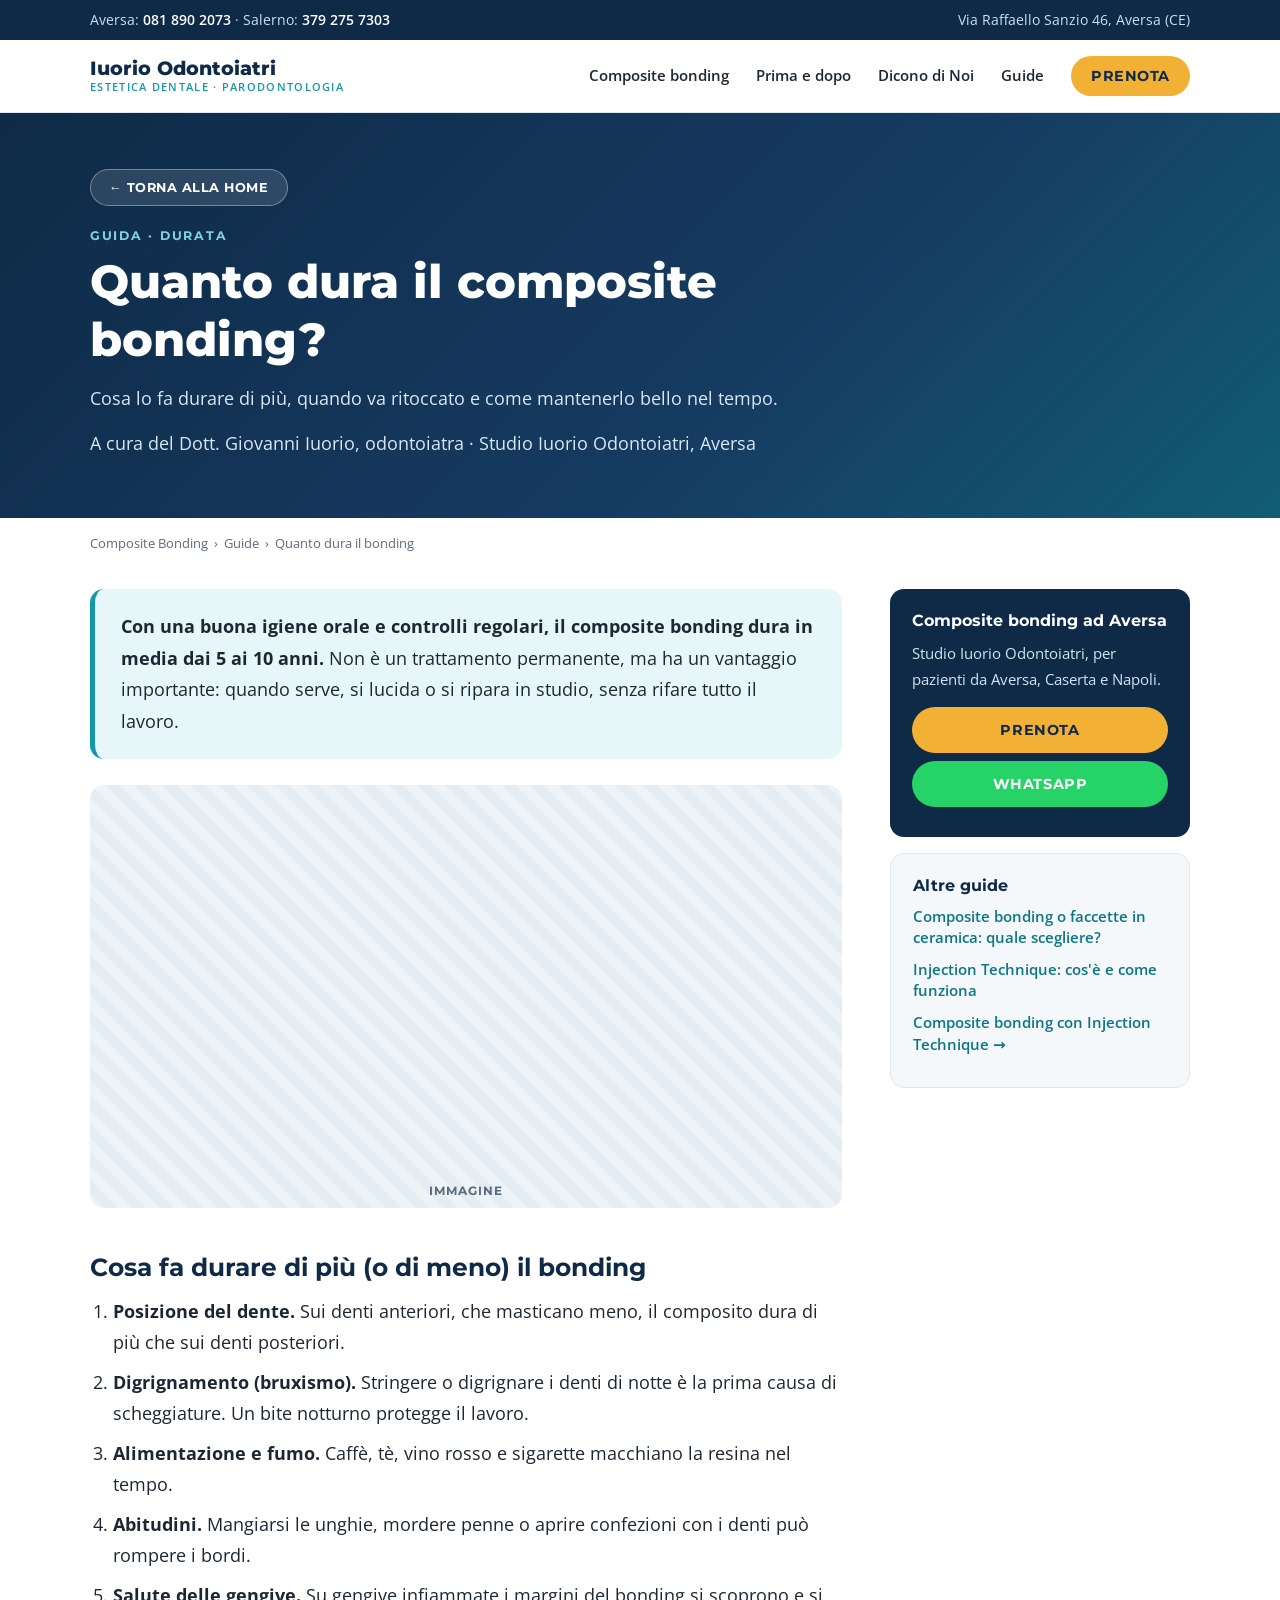
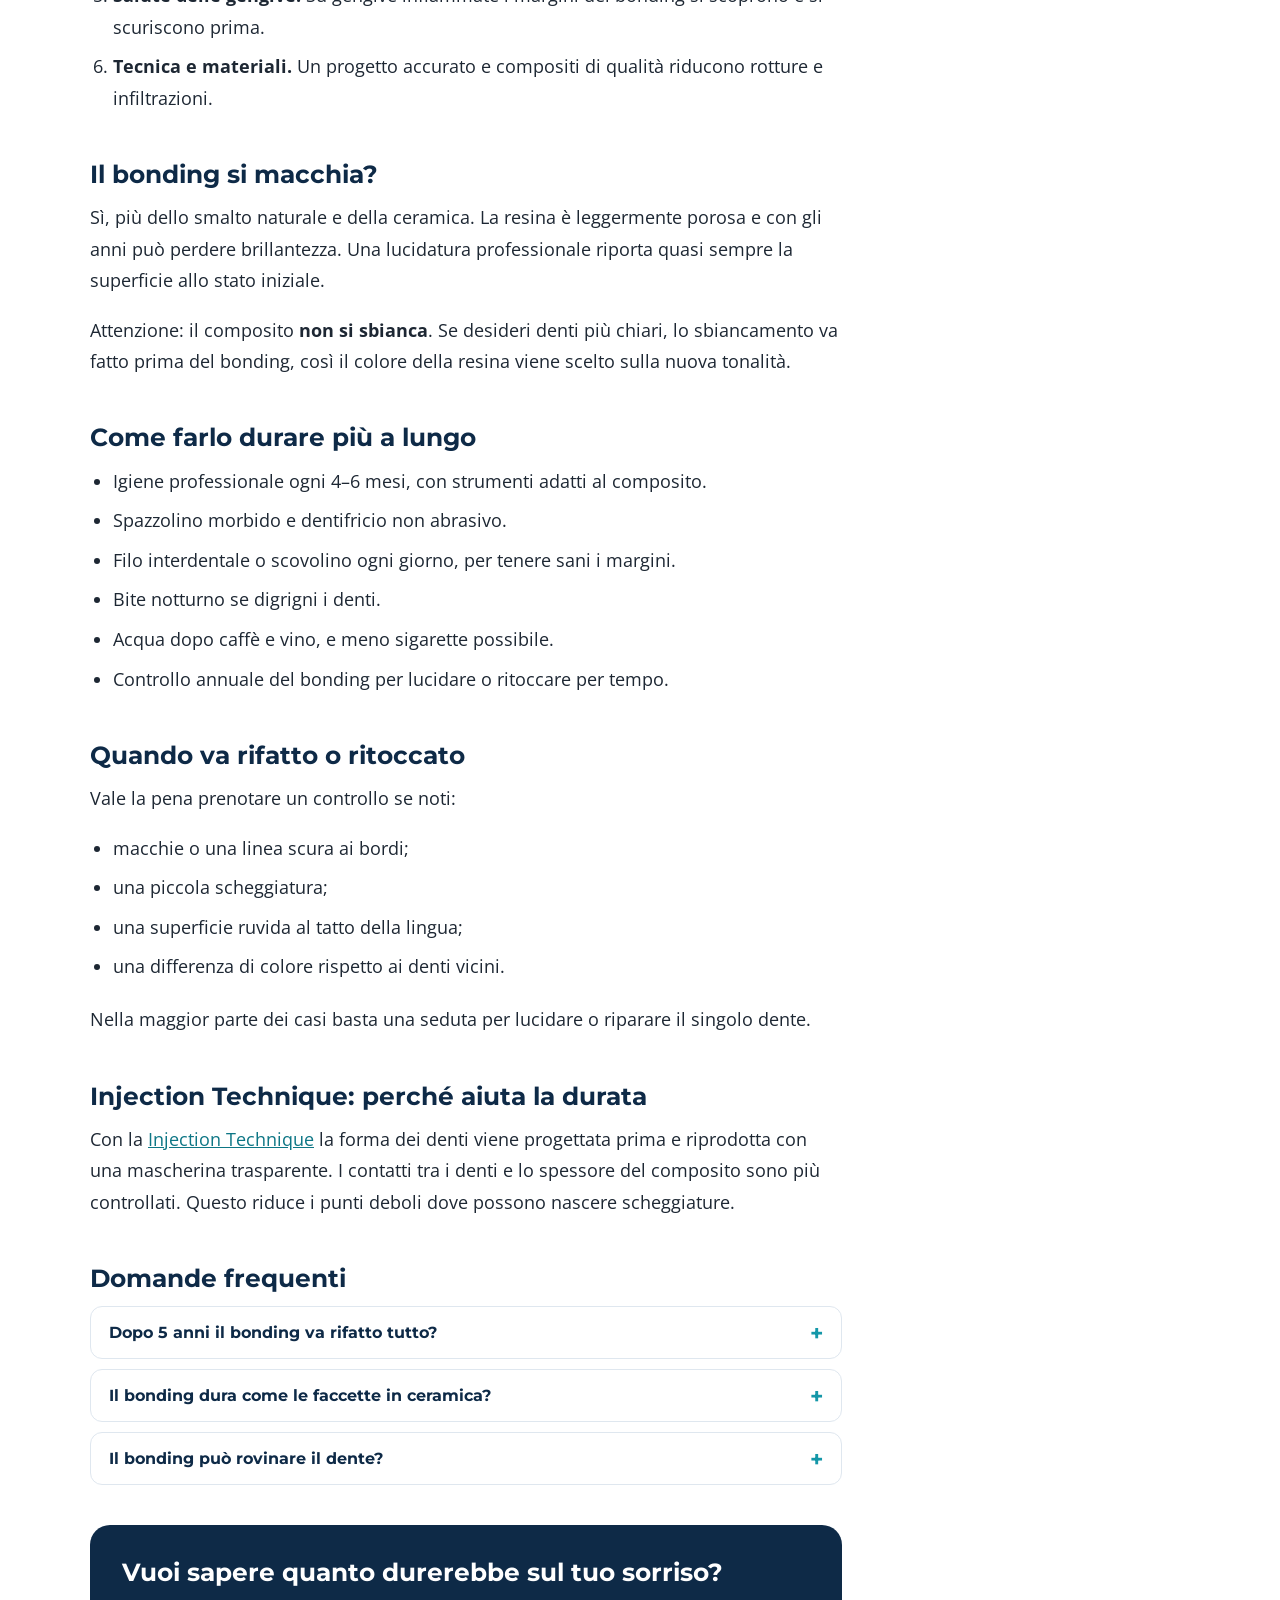
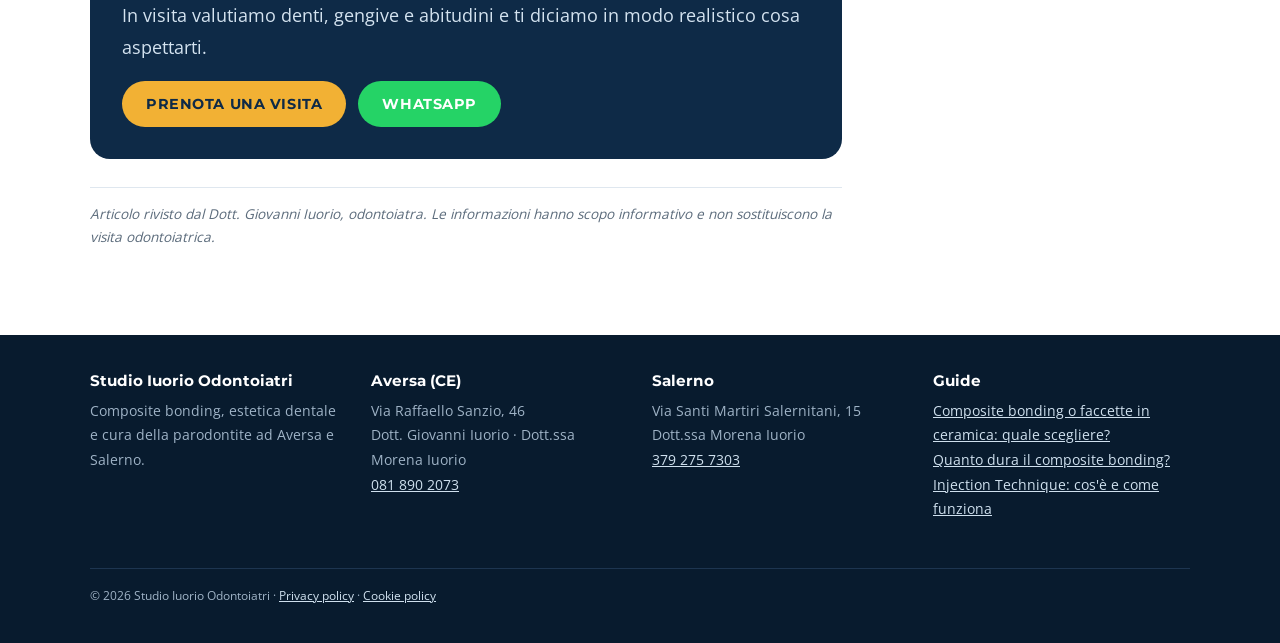
<file: quanto-dura-composite-bonding.html>
<!doctype html>
<html lang="it">
<head>
<meta charset="utf-8">
<meta name="viewport" content="width=device-width, initial-scale=1">
<!-- Consenso cookie iubenda (stessa configurazione del sito principale) -->
<script type="text/javascript" class="_iub_cs_skip">
var _iub = _iub || [];
_iub.csConfiguration = {"askConsentAtCookiePolicyUpdate":true,"floatingPreferencesButtonDisplay":"bottom-right","perPurposeConsent":true,"siteId":3633910,"whitelabel":false,"cookiePolicyId":79728428,"lang":"it","banner":{"acceptButtonCaptionColor":"#FFFFFF","acceptButtonColor":"#0073CE","acceptButtonDisplay":true,"backgroundColor":"#FFFFFF","closeButtonRejects":true,"customizeButtonCaptionColor":"#4D4D4D","customizeButtonColor":"#DADADA","customizeButtonDisplay":true,"explicitWithdrawal":true,"listPurposes":true,"ownerName":false,"position":"float-bottom-center","showTitle":false,"textColor":"#000000"}};
</script>
<script type="text/javascript" class="_iub_cs_skip" src="https://cs.iubenda.com/autoblocking/3633910.js" fetchpriority="low"></script>
<script type="text/javascript" class="_iub_cs_skip" src="//cdn.iubenda.com/cs/iubenda_cs.js" charset="UTF-8" async></script>
<!-- Google Tag Manager -->
<script>(function(w,d,s,l,i){w[l]=w[l]||[];w[l].push({'gtm.start':new Date().getTime(),event:'gtm.js'});var f=d.getElementsByTagName(s)[0],j=d.createElement(s),dl=l!='dataLayer'?'&l='+l:'';j.async=true;j.src='https://www.googletagmanager.com/gtm.js?id='+i+dl;f.parentNode.insertBefore(j,f);})(window,document,'script','dataLayer','GTM-MC2VQ2FR');</script>
<!-- Fine Google Tag Manager -->
<title>Quanto dura il composite bonding? Durata e consigli | Iuorio Odontoiatri</title>
<meta name="description" content="Il composite bonding dura in media 5–10 anni. Scopri cosa lo fa durare di più, quando va ritoccato e come mantenerlo. A cura dello Studio Iuorio Odontoiatri di Aversa.">
<meta name="robots" content="index, follow, max-image-preview:large">
<link rel="canonical" href="https://injection.specialistiparodontite.com/quanto-dura-composite-bonding.html">
<meta name="geo.region" content="IT-CE">
<meta name="geo.placename" content="Aversa">
<meta property="og:locale" content="it_IT">
<meta property="og:type" content="article">
<meta property="og:site_name" content="Studio Iuorio Odontoiatri">
<meta property="og:title" content="Quanto dura il composite bonding?">
<meta property="og:description" content="Il composite bonding dura in media 5–10 anni. Scopri cosa lo fa durare di più, quando va ritoccato e come mantenerlo. A cura dello Studio Iuorio Odontoiatri di Aversa.">
<meta property="og:url" content="https://injection.specialistiparodontite.com/quanto-dura-composite-bonding.html">
<meta property="og:image" content="https://injection.specialistiparodontite.com/img/og-injection-technique.jpg">
<meta property="og:image:width" content="1200">
<meta property="og:image:height" content="630">
<meta name="twitter:card" content="summary_large_image">
<link rel="preload" href="fonts/montserrat-latin-800-normal.woff2" as="font" type="font/woff2" crossorigin>
<link rel="stylesheet" href="fonts.css">
<script type="application/ld+json">
{
  "@context": "https://schema.org",
  "@graph": [
    {
      "@type": "MedicalWebPage",
      "name": "Quanto dura il composite bonding?",
      "description": "Il composite bonding dura in media 5–10 anni. Scopri cosa lo fa durare di più, quando va ritoccato e come mantenerlo. A cura dello Studio Iuorio Odontoiatri di Aversa.",
      "inLanguage": "it-IT",
      "about": {
        "@type": "MedicalProcedure",
        "name": "Composite bonding con Injection Technique"
      },
      "lastReviewed": "2026-10-22",
      "reviewedBy": {
        "@type": "Person",
        "name": "Dott. Giovanni Iuorio",
        "jobTitle": "Odontoiatra"
      }
    },
    {
      "@type": "Article",
      "headline": "Quanto dura il composite bonding?",
      "description": "Il composite bonding dura in media 5–10 anni. Scopri cosa lo fa durare di più, quando va ritoccato e come mantenerlo. A cura dello Studio Iuorio Odontoiatri di Aversa.",
      "inLanguage": "it-IT",
      "datePublished": "2026-10-22",
      "mainEntityOfPage": "https://injection.specialistiparodontite.com/quanto-dura-composite-bonding.html",
      "image": "https://injection.specialistiparodontite.com/img/og-injection-technique.jpg",
      "dateModified": "2026-10-22",
      "author": {
        "@type": "Person",
        "name": "Dott. Giovanni Iuorio",
        "jobTitle": "Odontoiatra"
      },
      "publisher": {
        "@type": "Dentist",
        "name": "Studio Iuorio Odontoiatri",
        "address": {
          "@type": "PostalAddress",
          "streetAddress": "Via Raffaello Sanzio, 46",
          "addressLocality": "Aversa",
          "postalCode": "81031",
          "addressRegion": "CE",
          "addressCountry": "IT"
        },
        "telephone": "+39 081 890 2073"
      }
    },
    {
      "@type": "BreadcrumbList",
      "itemListElement": [
        {
          "@type": "ListItem",
          "position": 1,
          "name": "Composite Bonding",
          "item": "https://injection.specialistiparodontite.com/"
        },
        {
          "@type": "ListItem",
          "position": 2,
          "name": "Quanto dura il bonding",
          "item": "https://injection.specialistiparodontite.com/quanto-dura-composite-bonding.html"
        }
      ]
    },
    {
      "@type": "FAQPage",
      "mainEntity": [
        {
          "@type": "Question",
          "name": "Dopo 5 anni il bonding va rifatto tutto?",
          "acceptedAnswer": {
            "@type": "Answer",
            "text": "Non necessariamente. Spesso basta una lucidatura o la riparazione di un bordo. Si rifà solo quando colore o forma non sono più recuperabili."
          }
        },
        {
          "@type": "Question",
          "name": "Il bonding dura come le faccette in ceramica?",
          "acceptedAnswer": {
            "@type": "Answer",
            "text": "No, la ceramica dura di più. Il bonding però non richiede di limare il dente e si ripara facilmente. Trovi il confronto completo nella guida «Composite bonding o faccette in ceramica?»."
          }
        },
        {
          "@type": "Question",
          "name": "Il bonding può rovinare il dente?",
          "acceptedAnswer": {
            "@type": "Answer",
            "text": "No. Il materiale si aggiunge sopra lo smalto, che resta integro. Per questo il trattamento è considerato reversibile."
          }
        }
      ]
    }
  ]
}
</script>
<style>
:root{--navy:#0e2a47;--navy-2:#163b61;--teal:#1497a8;--teal-dk:#0d7685;--aqua:#e7f6f8;--gold:#f2b134;--ink:#1d2733;--muted:#5b6b7b;--bg:#fff;--soft:#f5f8fb;--line:#dfe7ef;--wa:#25d366;--r:14px;--shadow:0 10px 30px rgba(14,42,71,.10)}
*{box-sizing:border-box;margin:0;padding:0}
html{scroll-behavior:smooth}
body{font-family:"Open Sans",system-ui,sans-serif;color:var(--ink);background:var(--bg);line-height:1.75;font-size:18px}
h1,h2,h3,h4{font-family:"Montserrat",sans-serif;color:var(--navy);line-height:1.25}
a{color:var(--teal-dk)}
.wrap{max-width:1140px;margin:0 auto;padding:0 20px}
.btn{display:inline-flex;align-items:center;gap:.5em;padding:14px 24px;border-radius:50px;font:700 .9rem "Montserrat",sans-serif;text-decoration:none;text-transform:uppercase;letter-spacing:.04em;transition:transform .15s,box-shadow .15s}
.btn:hover{transform:translateY(-2px);box-shadow:var(--shadow)}
.btn-primary{background:var(--gold);color:var(--navy)}
.btn-teal{background:var(--teal);color:#fff}
.btn-wa{background:var(--wa);color:#fff}
.top{background:var(--navy);color:#cfe0ee;font-size:.85rem}
.top .wrap{display:flex;justify-content:space-between;gap:12px;flex-wrap:wrap;padding-top:8px;padding-bottom:8px}
.top a{color:#fff;text-decoration:none;font-weight:600}
header.nav{position:sticky;top:0;z-index:50;background:#fff;border-bottom:1px solid var(--line)}
header.nav .wrap{display:flex;align-items:center;justify-content:space-between;height:72px}
.logo{font:800 1.2rem "Montserrat",sans-serif;color:var(--navy);text-decoration:none;line-height:1.1}
.logo small{display:block;font:600 .68rem "Open Sans",sans-serif;color:var(--teal);letter-spacing:.12em;text-transform:uppercase}
header nav a{margin-left:22px;text-decoration:none;color:var(--ink);font-weight:600;font-size:.92rem}
header nav a.btn{color:var(--navy);padding:11px 20px}
@media(max-width:1000px){header nav a:not(.btn){display:none}}
.hero{background:linear-gradient(135deg,var(--navy) 0%,var(--navy-2) 60%,var(--teal-dk) 130%);color:#fff;padding:56px 0 60px}
.btn-home{background:rgba(255,255,255,.12);color:#fff;border:1px solid rgba(255,255,255,.35);padding:10px 18px;font-size:.8rem;margin-bottom:22px}
.btn-home:hover{background:var(--gold);color:var(--navy);border-color:var(--gold)}
.hero .eyebrow{display:block;font:700 .78rem "Montserrat",sans-serif;letter-spacing:.14em;text-transform:uppercase;color:#7fd3de;margin-bottom:.8em}
.hero h1{color:#fff;font-size:clamp(1.9rem,4.6vw,2.9rem);font-weight:800;max-width:820px}
.hero p{color:#d9e7f3;max-width:760px;margin-top:.8em;font-size:1.1rem}
.byline{margin-top:1.4em;font-size:.88rem;color:#b9cfe2}
.crumbs{font-size:.82rem;color:var(--muted);padding-top:14px;padding-bottom:14px}
.crumbs a{color:var(--muted);text-decoration:none}
.crumbs ol{list-style:none;display:flex;flex-wrap:wrap;gap:6px}
.crumbs li+li::before{content:"›";margin-right:6px}
.layout{display:grid;grid-template-columns:minmax(0,1fr) 300px;gap:48px;padding:20px 20px 72px}
@media(max-width:940px){.layout{grid-template-columns:1fr}}
article h2{font-size:1.55rem;margin:1.8em 0 .5em}
article h2:first-child{margin-top:0}
article p{margin-bottom:1em}
article ul,article ol{margin:0 0 1.2em 1.3em}
article li{margin-bottom:.45em}
.answer{background:var(--aqua);border-left:5px solid var(--teal);border-radius:var(--r);padding:22px 26px;margin-bottom:1.4em}
.answer p:last-child{margin:0}
.ph{aspect-ratio:16/9;border-radius:var(--r);background:repeating-linear-gradient(45deg,#eef3f8,#eef3f8 10px,#e4ecf4 10px,#e4ecf4 20px);display:flex;align-items:flex-end;justify-content:center;padding:10px;font:700 .75rem "Montserrat",sans-serif;color:var(--muted);text-transform:uppercase;letter-spacing:.08em;margin:0 0 1.6em}
.tbl-wrap{overflow-x:auto;margin:0 0 1.4em;border-radius:var(--r);border:1px solid var(--line)}
table{width:100%;border-collapse:collapse;min-width:520px;background:#fff}
th,td{padding:12px 14px;text-align:left;border-bottom:1px solid var(--line);font-size:.95rem}
thead th{background:var(--navy);color:#fff;font-family:"Montserrat",sans-serif}
tbody th{color:var(--navy)}
.faq details{background:#fff;border:1px solid var(--line);border-radius:12px;margin-bottom:10px;padding:0 18px}
.faq summary{cursor:pointer;list-style:none;padding:16px 28px 16px 0;font:700 1rem "Montserrat",sans-serif;color:var(--navy);position:relative}
.faq summary::-webkit-details-marker{display:none}
.faq summary::after{content:"+";position:absolute;right:0;top:12px;font-size:1.4rem;color:var(--teal)}
.faq details[open] summary::after{content:"–"}
.faq details p{color:var(--muted);padding-bottom:16px;margin:0}
.cta-box{background:var(--navy);color:#fff;border-radius:20px;padding:32px;margin-top:2.2em}
.cta-box h2{color:#fff;margin-top:0}
.cta-box p{color:#d4e3f0}
.cta-box .row{display:flex;flex-wrap:wrap;gap:12px;margin-top:6px}
.note{font-size:.85rem;color:var(--muted);font-style:italic;margin-top:2em;border-top:1px solid var(--line);padding-top:14px}
aside .box{position:sticky;top:92px;display:grid;gap:16px}
.side{background:var(--soft);border:1px solid var(--line);border-radius:var(--r);padding:22px}
.side h3{font-size:1rem;margin-bottom:.6em}
.side ul{list-style:none}
.side li{margin-bottom:.7em;font-size:.95rem;line-height:1.4}
.side li a{text-decoration:none;font-weight:600}
.side.cta{background:var(--navy);border:0;color:#d4e3f0}
.side.cta h3{color:#fff}
.side.cta p{font-size:.92rem;margin-bottom:1em}
.side.cta .btn{width:100%;justify-content:center;margin-bottom:8px}
footer{background:#081b2e;color:#9fb3c6;font-size:.88rem;padding:36px 0}
footer a{color:#cfe0ee}
footer .wrap{display:grid;grid-template-columns:repeat(auto-fit,minmax(220px,1fr));gap:24px}
footer h4{color:#fff;font-size:.95rem;margin-bottom:.6em}
footer ul{list-style:none}
.legal{border-top:1px solid #1d3550;margin-top:22px;padding-top:16px;font-size:.78rem;grid-column:1/-1}
.mobile-cta{display:none;position:fixed;bottom:0;left:0;right:0;z-index:60;background:#fff;border-top:1px solid var(--line);padding:10px 12px;gap:10px}
.mobile-cta .btn{flex:1;justify-content:center;padding:13px 10px;font-size:.82rem}
@media(max-width:700px){.mobile-cta{display:flex}body{padding-bottom:72px}}
</style>
</head>
<body data-guide="Quanto dura il composite bonding">
<!-- Google Tag Manager (noscript) -->
<noscript><iframe src="https://www.googletagmanager.com/ns.html?id=GTM-MC2VQ2FR" height="0" width="0" style="display:none;visibility:hidden"></iframe></noscript>


<div class="top"><div class="wrap">
  <span>Aversa: <a href="tel:+390818902073">081 890 2073</a> · Salerno: <a href="tel:+393792757303">379 275 7303</a></span>
  <span>Via Raffaello Sanzio 46, Aversa (CE)</span>
</div></div>

<header class="nav"><div class="wrap">
  <a class="logo" href="/">Iuorio Odontoiatri<small>Estetica dentale · Parodontologia</small></a>
  <nav aria-label="Navigazione">
    <a href="/">Composite bonding</a>
    <a href="/#casi">Prima e dopo</a>
    <a href="/#recensioni">Dicono di Noi</a>
    <a href="/#approfondimenti">Guide</a>
    <a class="btn btn-primary" href="/#prenota">Prenota</a>
  </nav>
</div></header>

<main>
<section class="hero"><div class="wrap">
  <a class="btn btn-home" href="/">← Torna alla home</a>
  <span class="eyebrow">Guida · Durata</span>
  <h1>Quanto dura il composite bonding?</h1>
  <p>Cosa lo fa durare di più, quando va ritoccato e come mantenerlo bello nel tempo.</p>
  <p class="byline">A cura del Dott. Giovanni Iuorio, odontoiatra · Studio Iuorio Odontoiatri, Aversa</p>
</div></section>

<nav class="crumbs wrap" aria-label="Breadcrumb"><ol>
  <li><a href="/">Composite Bonding</a></li>
  <li><a href="/#approfondimenti">Guide</a></li>
  <li aria-current="page">Quanto dura il bonding</li>
</ol></nav>

<div class="wrap layout" style="padding-left:20px;padding-right:20px">
<article>
  <div class="answer"><p><strong>Con una buona igiene orale e controlli regolari, il composite bonding dura in media dai 5 ai 10 anni.</strong> Non è un trattamento permanente, ma ha un vantaggio importante: quando serve, si lucida o si ripara in studio, senza rifare tutto il lavoro.</p></div>
  <div class="ph" role="img" aria-label="Paziente sorridente dopo composite bonding ai denti anteriori">Immagine</div>
  <!-- Sostituire il riquadro con una foto reale: <img src="..." alt="Paziente sorridente dopo composite bonding ai denti anteriori" width="1200" height="675" loading="lazy"> -->
  
<h2>Cosa fa durare di più (o di meno) il bonding</h2>
<ol>
<li><strong>Posizione del dente.</strong> Sui denti anteriori, che masticano meno, il composito dura di più che sui denti posteriori.</li>
<li><strong>Digrignamento (bruxismo).</strong> Stringere o digrignare i denti di notte è la prima causa di scheggiature. Un bite notturno protegge il lavoro.</li>
<li><strong>Alimentazione e fumo.</strong> Caffè, tè, vino rosso e sigarette macchiano la resina nel tempo.</li>
<li><strong>Abitudini.</strong> Mangiarsi le unghie, mordere penne o aprire confezioni con i denti può rompere i bordi.</li>
<li><strong>Salute delle gengive.</strong> Su gengive infiammate i margini del bonding si scoprono e si scuriscono prima.</li>
<li><strong>Tecnica e materiali.</strong> Un progetto accurato e compositi di qualità riducono rotture e infiltrazioni.</li>
</ol>
<h2>Il bonding si macchia?</h2>
<p>Sì, più dello smalto naturale e della ceramica. La resina è leggermente porosa e con gli anni può perdere brillantezza. Una lucidatura professionale riporta quasi sempre la superficie allo stato iniziale.</p>
<p>Attenzione: il composito <strong>non si sbianca</strong>. Se desideri denti più chiari, lo sbiancamento va fatto prima del bonding, così il colore della resina viene scelto sulla nuova tonalità.</p>
<h2>Come farlo durare più a lungo</h2>
<ul>
<li>Igiene professionale ogni 4–6 mesi, con strumenti adatti al composito.</li>
<li>Spazzolino morbido e dentifricio non abrasivo.</li>
<li>Filo interdentale o scovolino ogni giorno, per tenere sani i margini.</li>
<li>Bite notturno se digrigni i denti.</li>
<li>Acqua dopo caffè e vino, e meno sigarette possibile.</li>
<li>Controllo annuale del bonding per lucidare o ritoccare per tempo.</li>
</ul>
<h2>Quando va rifatto o ritoccato</h2>
<p>Vale la pena prenotare un controllo se noti:</p>
<ul>
<li>macchie o una linea scura ai bordi;</li>
<li>una piccola scheggiatura;</li>
<li>una superficie ruvida al tatto della lingua;</li>
<li>una differenza di colore rispetto ai denti vicini.</li>
</ul>
<p>Nella maggior parte dei casi basta una seduta per lucidare o riparare il singolo dente.</p>
<h2>Injection Technique: perché aiuta la durata</h2>
<p>Con la <a href="injection-technique-denti.html">Injection Technique</a> la forma dei denti viene progettata prima e riprodotta con una mascherina trasparente. I contatti tra i denti e lo spessore del composito sono più controllati. Questo riduce i punti deboli dove possono nascere scheggiature.</p>

  <h2>Domande frequenti</h2>
  <div class="faq">
<details><summary>Dopo 5 anni il bonding va rifatto tutto?</summary><p>Non necessariamente. Spesso basta una lucidatura o la riparazione di un bordo. Si rifà solo quando colore o forma non sono più recuperabili.</p></details>
<details><summary>Il bonding dura come le faccette in ceramica?</summary><p>No, la ceramica dura di più. Il bonding però non richiede di limare il dente e si ripara facilmente. Trovi il confronto completo nella guida «Composite bonding o faccette in ceramica?».</p></details>
<details><summary>Il bonding può rovinare il dente?</summary><p>No. Il materiale si aggiunge sopra lo smalto, che resta integro. Per questo il trattamento è considerato reversibile.</p></details>
  </div>
  <div class="cta-box">
    <h2>Vuoi sapere quanto durerebbe sul tuo sorriso?</h2>
    <p>In visita valutiamo denti, gengive e abitudini e ti diciamo in modo realistico cosa aspettarti.</p>
    <div class="row">
      <a class="btn btn-primary" href="/#prenota">Prenota una visita</a>
      <a class="btn btn-wa" href="https://api.whatsapp.com/send?phone=393387776558&text=Buongiorno%2C%20vorrei%20informazioni%20sul%20composite%20bonding" rel="noopener">WhatsApp</a>
    </div>
  </div>
  <p class="note">Articolo rivisto dal Dott. Giovanni Iuorio, odontoiatra. Le informazioni hanno scopo informativo e non sostituiscono la visita odontoiatrica.</p>
</article>

<aside><div class="box">
  <div class="side cta">
    <h3>Composite bonding ad Aversa</h3>
    <p>Studio Iuorio Odontoiatri, per pazienti da Aversa, Caserta e Napoli.</p>
    <a class="btn btn-primary" href="/#prenota">Prenota</a>
    <a class="btn btn-wa" href="https://api.whatsapp.com/send?phone=393387776558&text=Buongiorno%2C%20vorrei%20informazioni%20sul%20composite%20bonding" rel="noopener">WhatsApp</a>
  </div>
  <div class="side">
    <h3>Altre guide</h3>
    <ul>
<li><a href="composite-bonding-o-faccette.html">Composite bonding o faccette in ceramica: quale scegliere?</a></li>
<li><a href="injection-technique-denti.html">Injection Technique: cos'è e come funziona</a></li>
      <li><a href="/">Composite bonding con Injection Technique →</a></li>
    </ul>
  </div>
</div></aside>
</div>
</main>

<footer><div class="wrap">
  <div>
    <h4>Studio Iuorio Odontoiatri</h4>
    <p>Composite bonding, estetica dentale e cura della parodontite ad Aversa e Salerno.</p>
  </div>
  <div>
    <h4>Aversa (CE)</h4>
    <ul><li>Via Raffaello Sanzio, 46</li><li>Dott. Giovanni Iuorio · Dott.ssa Morena Iuorio</li><li><a href="tel:+390818902073">081 890 2073</a></li></ul>
  </div>
  <div>
    <h4>Salerno</h4>
    <ul><li>Via Santi Martiri Salernitani, 15</li><li>Dott.ssa Morena Iuorio</li><li><a href="tel:+393792757303">379 275 7303</a></li></ul>
  </div>
  <div>
    <h4>Guide</h4>
    <ul><li><a href="composite-bonding-o-faccette.html">Composite bonding o faccette in ceramica: quale scegliere?</a></li><li><a href="quanto-dura-composite-bonding.html">Quanto dura il composite bonding?</a></li><li><a href="injection-technique-denti.html">Injection Technique: cos'è e come funziona</a></li></ul>
  </div>
  <p class="legal">© 2026 Studio Iuorio Odontoiatri · <a href="https://www.iubenda.com/privacy-policy/79728428">Privacy policy</a> · <a href="https://www.iubenda.com/privacy-policy/79728428/cookie-policy">Cookie policy</a></p>
</div></footer>

<div class="mobile-cta">
  <a class="btn btn-teal" href="tel:+390818902073">Chiama</a>
  <a class="btn btn-wa" href="https://api.whatsapp.com/send?phone=393387776558&text=Buongiorno%2C%20vorrei%20informazioni%20sul%20composite%20bonding">WhatsApp</a>
</div>
<script src="/tracking.js" defer></script>
</body>
</html>
</file>
<file: fonts.css>
@font-face{font-family:"Montserrat";font-style:normal;font-weight:600;font-display:swap;src:url(fonts/montserrat-latin-600-normal.woff2) format("woff2")}
@font-face{font-family:"Montserrat";font-style:normal;font-weight:700;font-display:swap;src:url(fonts/montserrat-latin-700-normal.woff2) format("woff2")}
@font-face{font-family:"Montserrat";font-style:normal;font-weight:800;font-display:swap;src:url(fonts/montserrat-latin-800-normal.woff2) format("woff2")}
@font-face{font-family:"Open Sans";font-style:normal;font-weight:400;font-display:swap;src:url(fonts/open-sans-latin-400-normal.woff2) format("woff2")}
@font-face{font-family:"Open Sans";font-style:normal;font-weight:600;font-display:swap;src:url(fonts/open-sans-latin-600-normal.woff2) format("woff2")}
@font-face{font-family:"Open Sans";font-style:normal;font-weight:700;font-display:swap;src:url(fonts/open-sans-latin-700-normal.woff2) format("woff2")}
</file>
